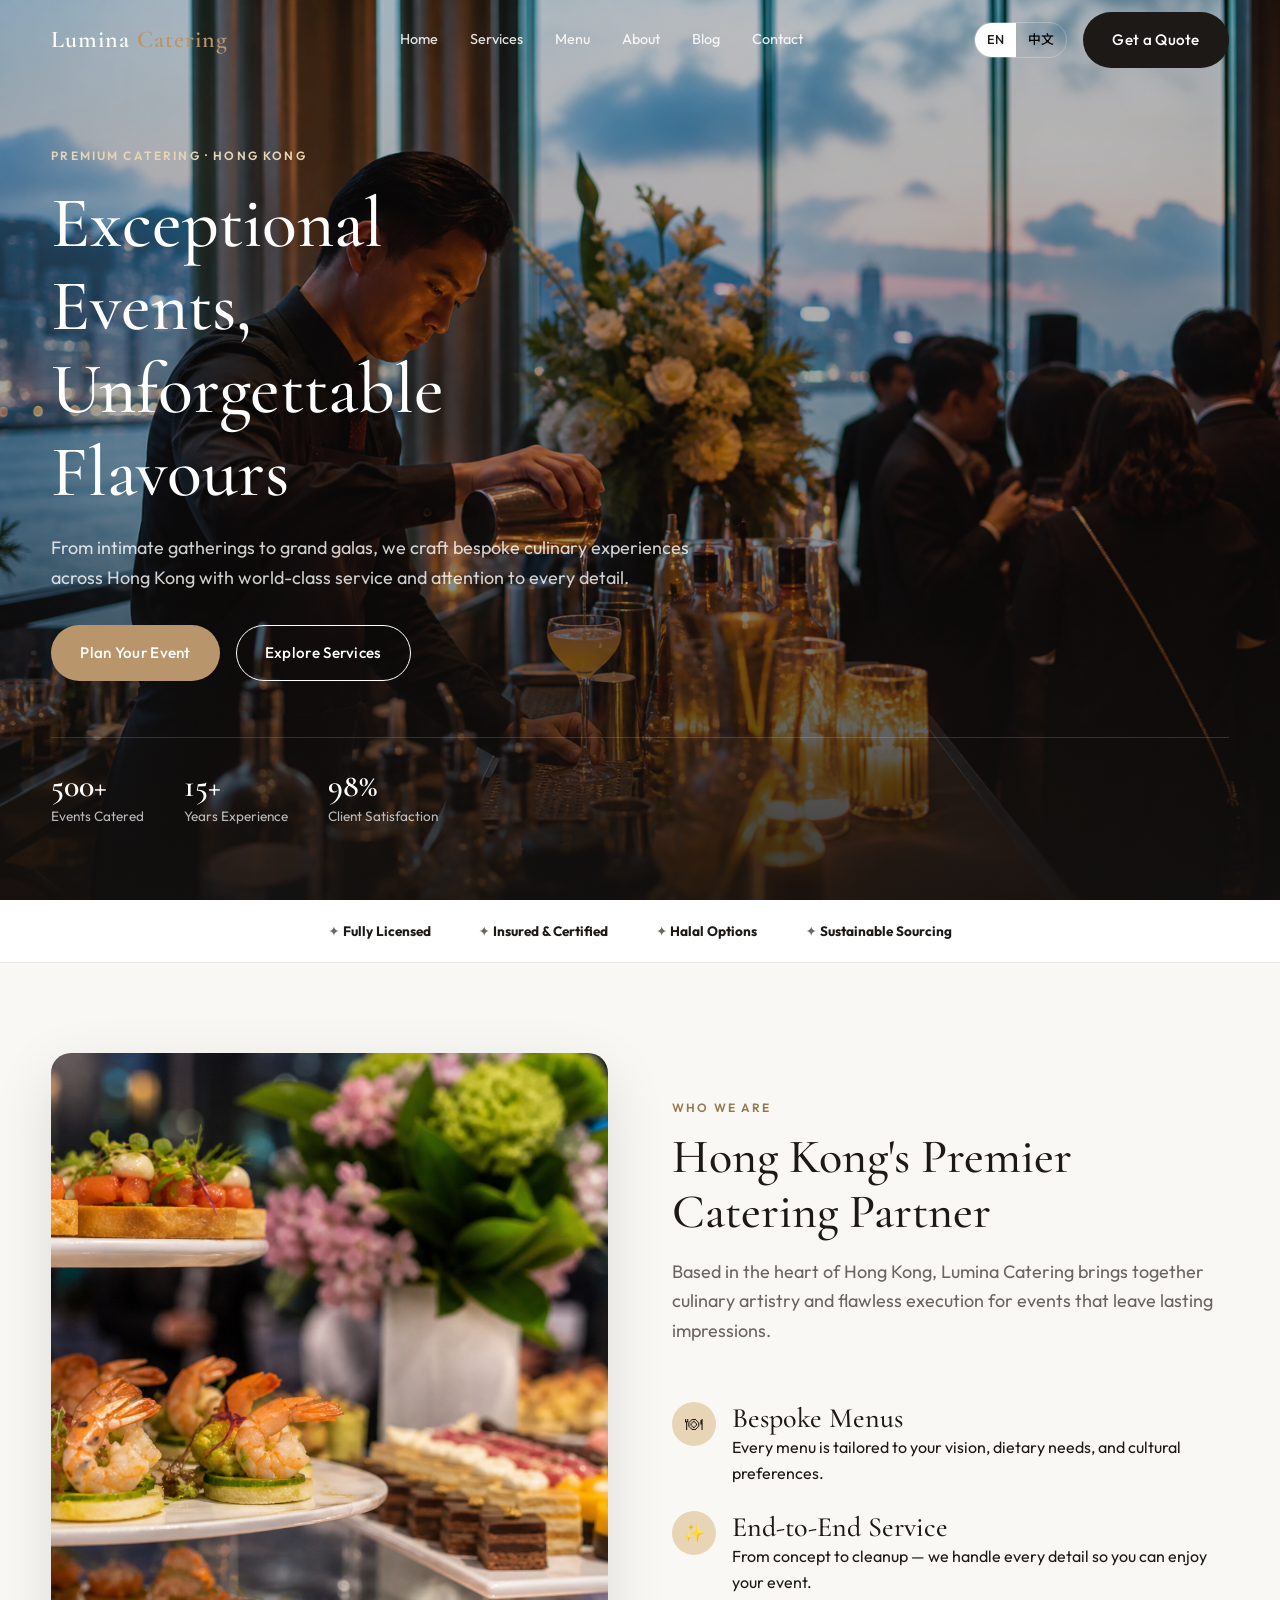
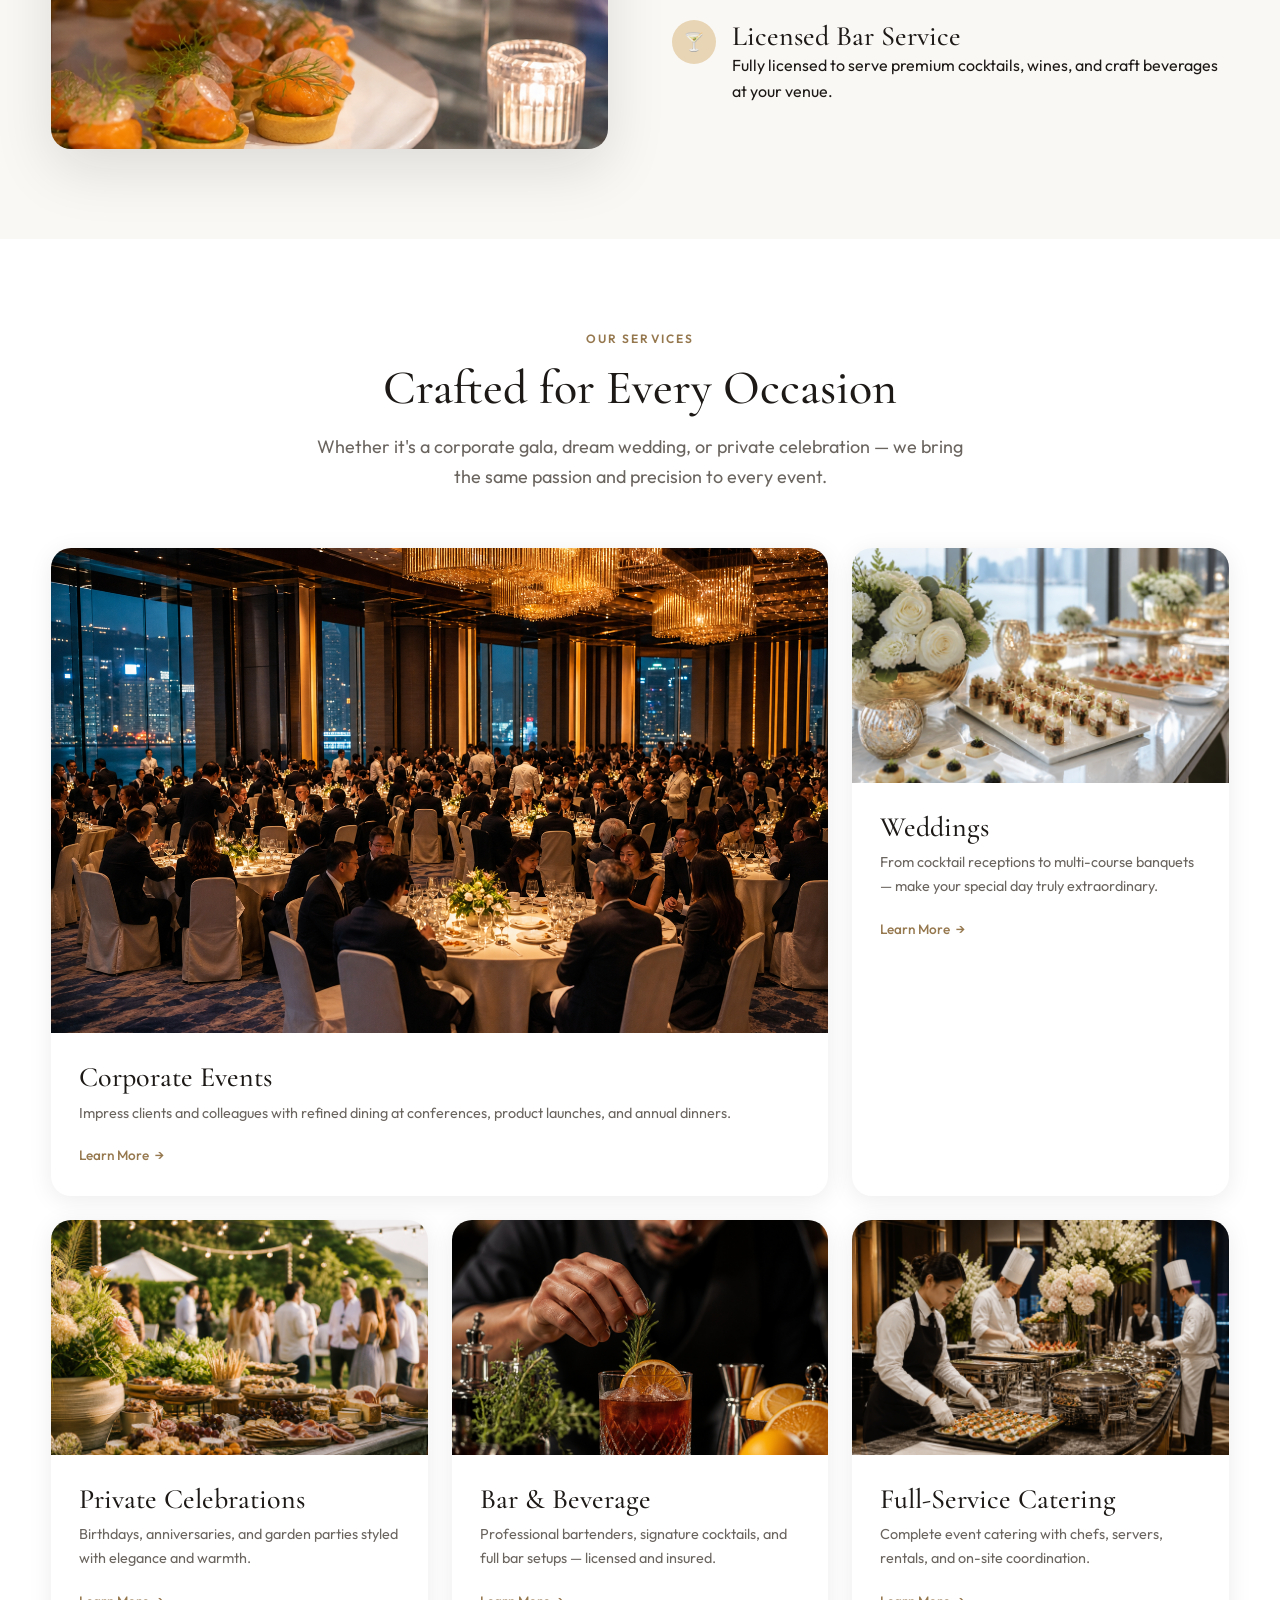
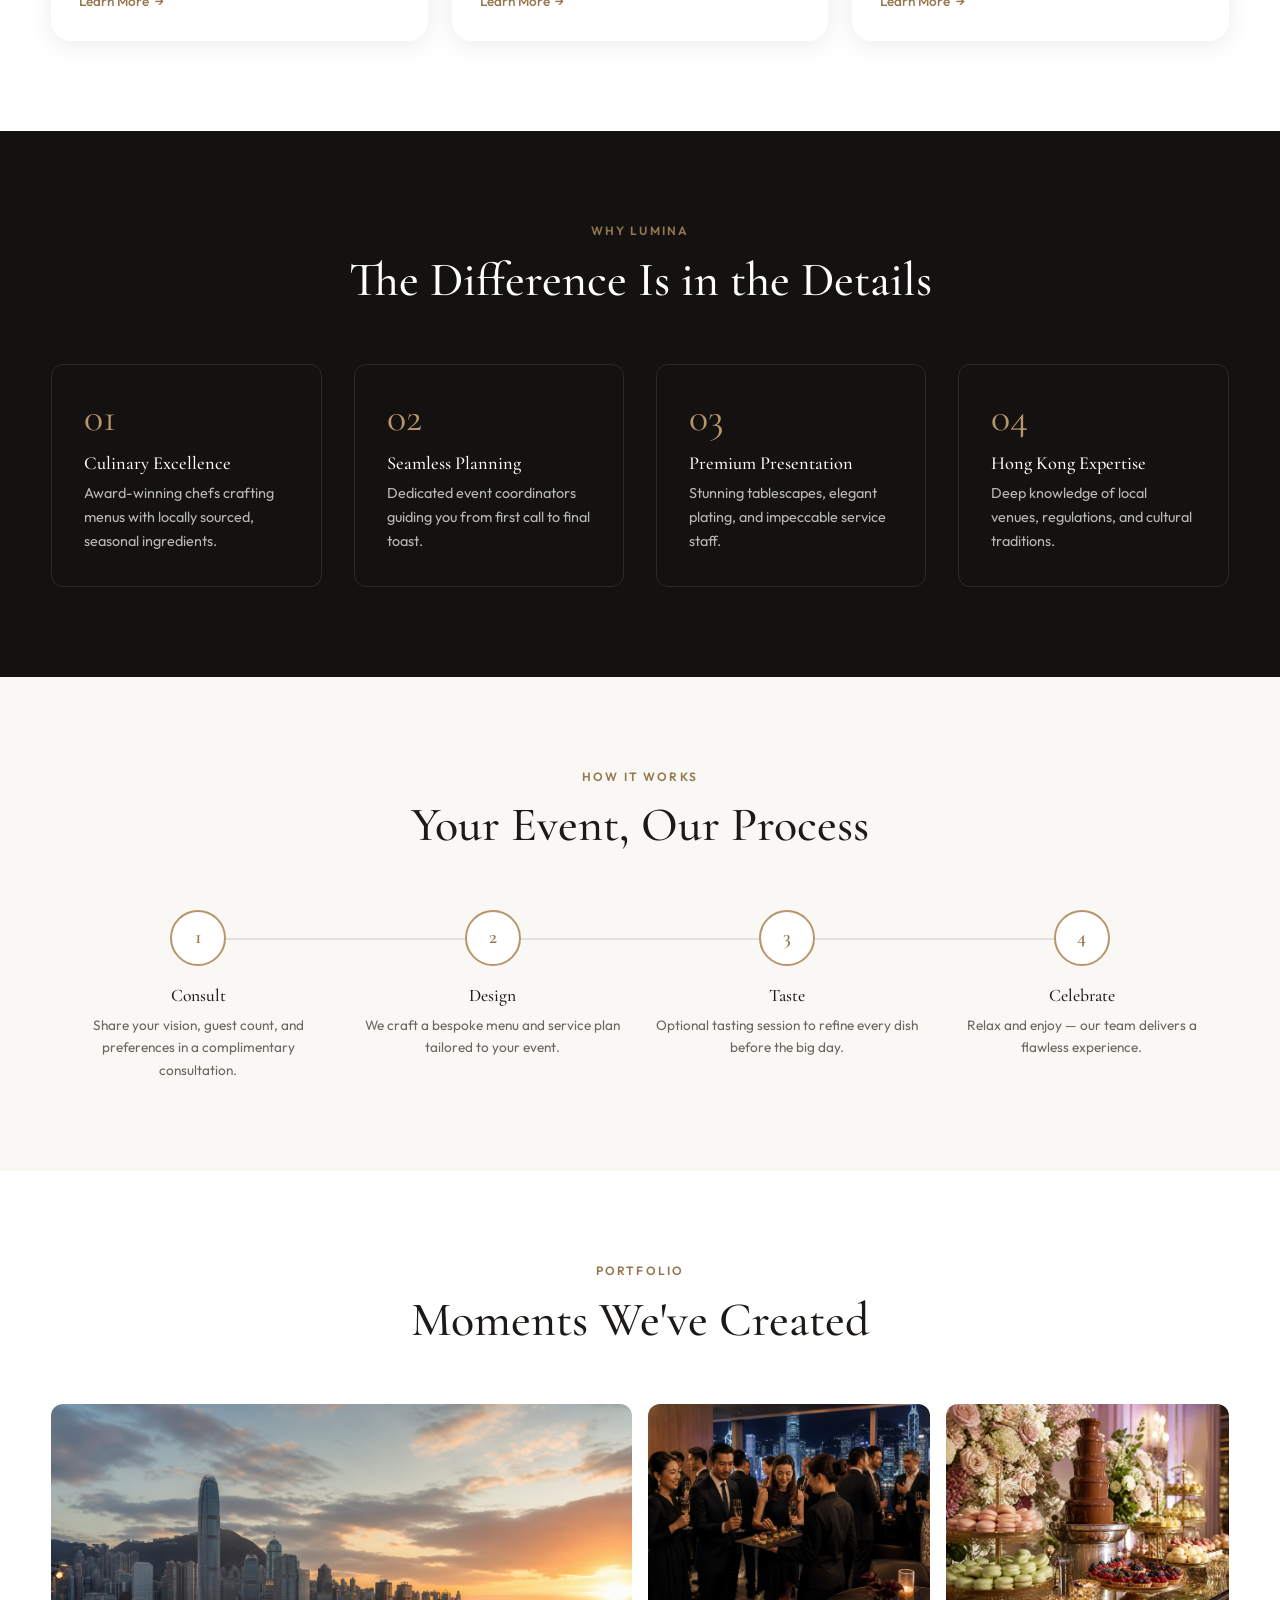
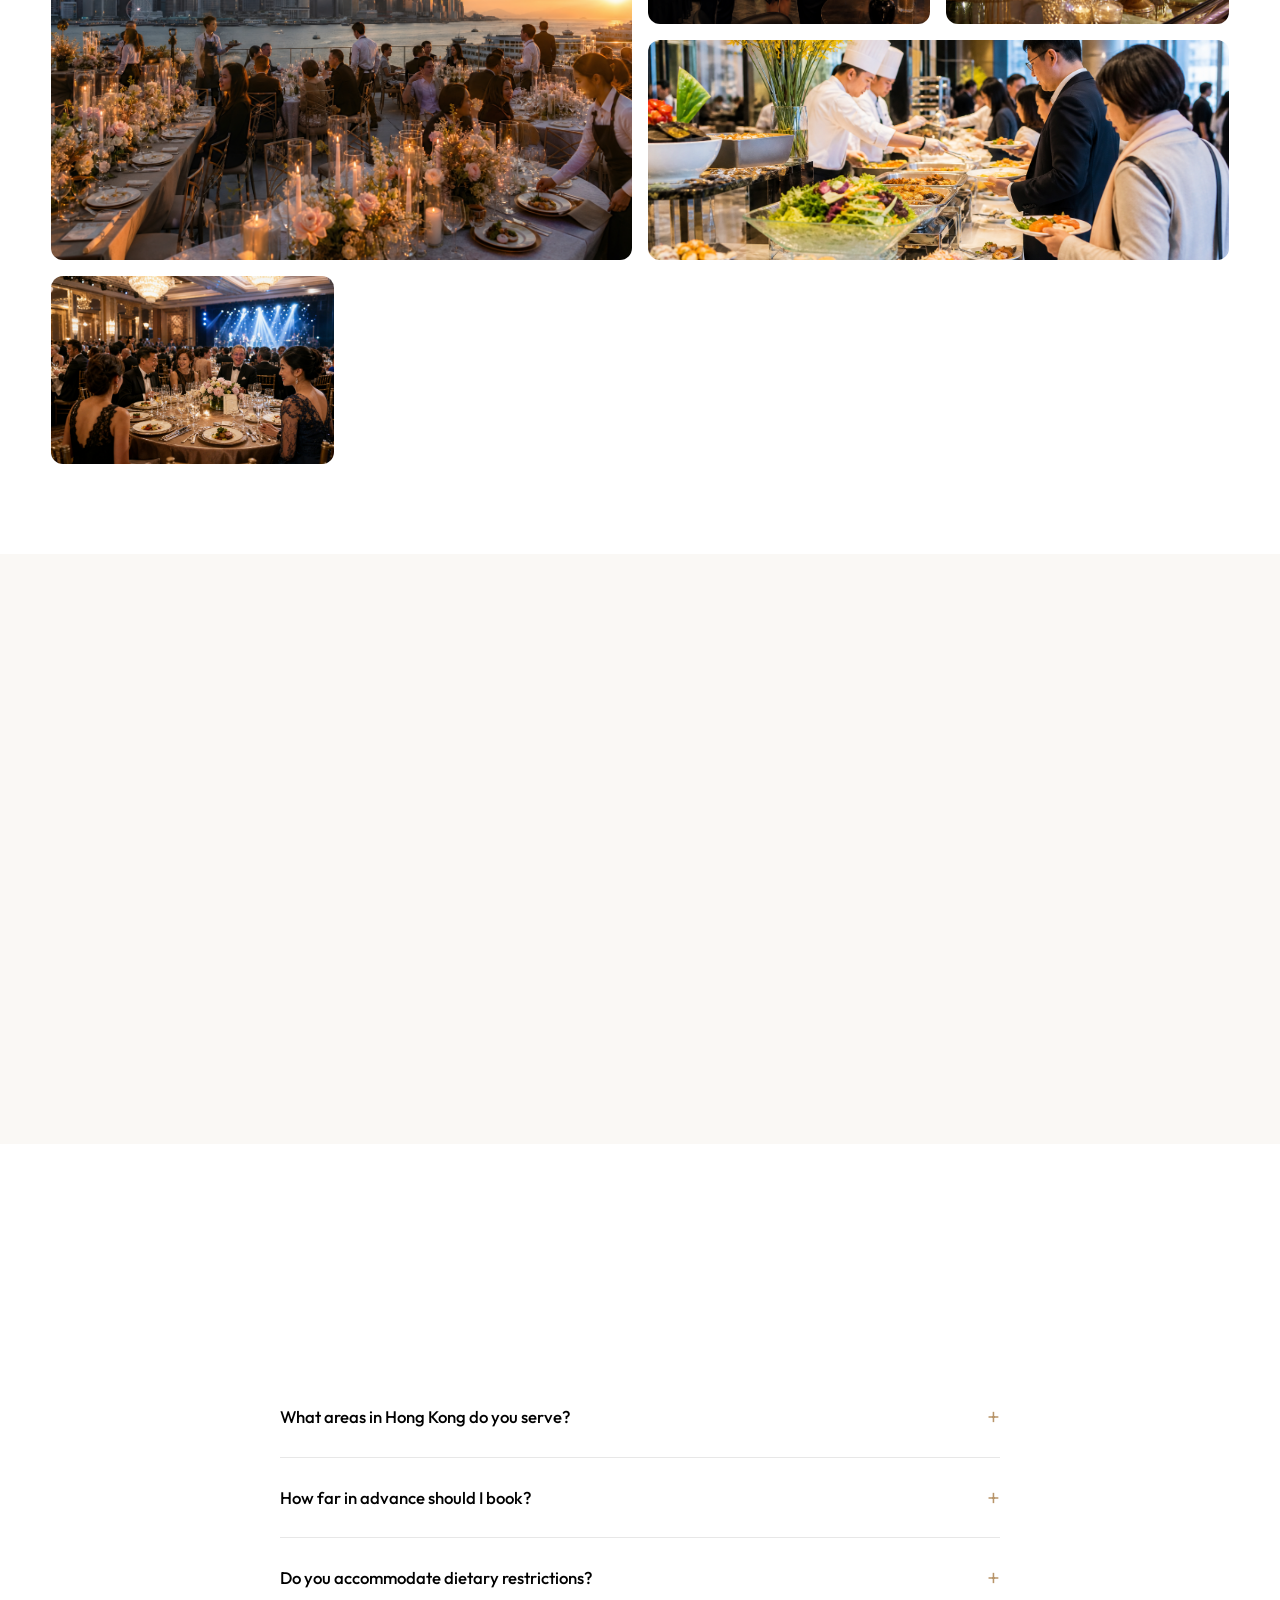
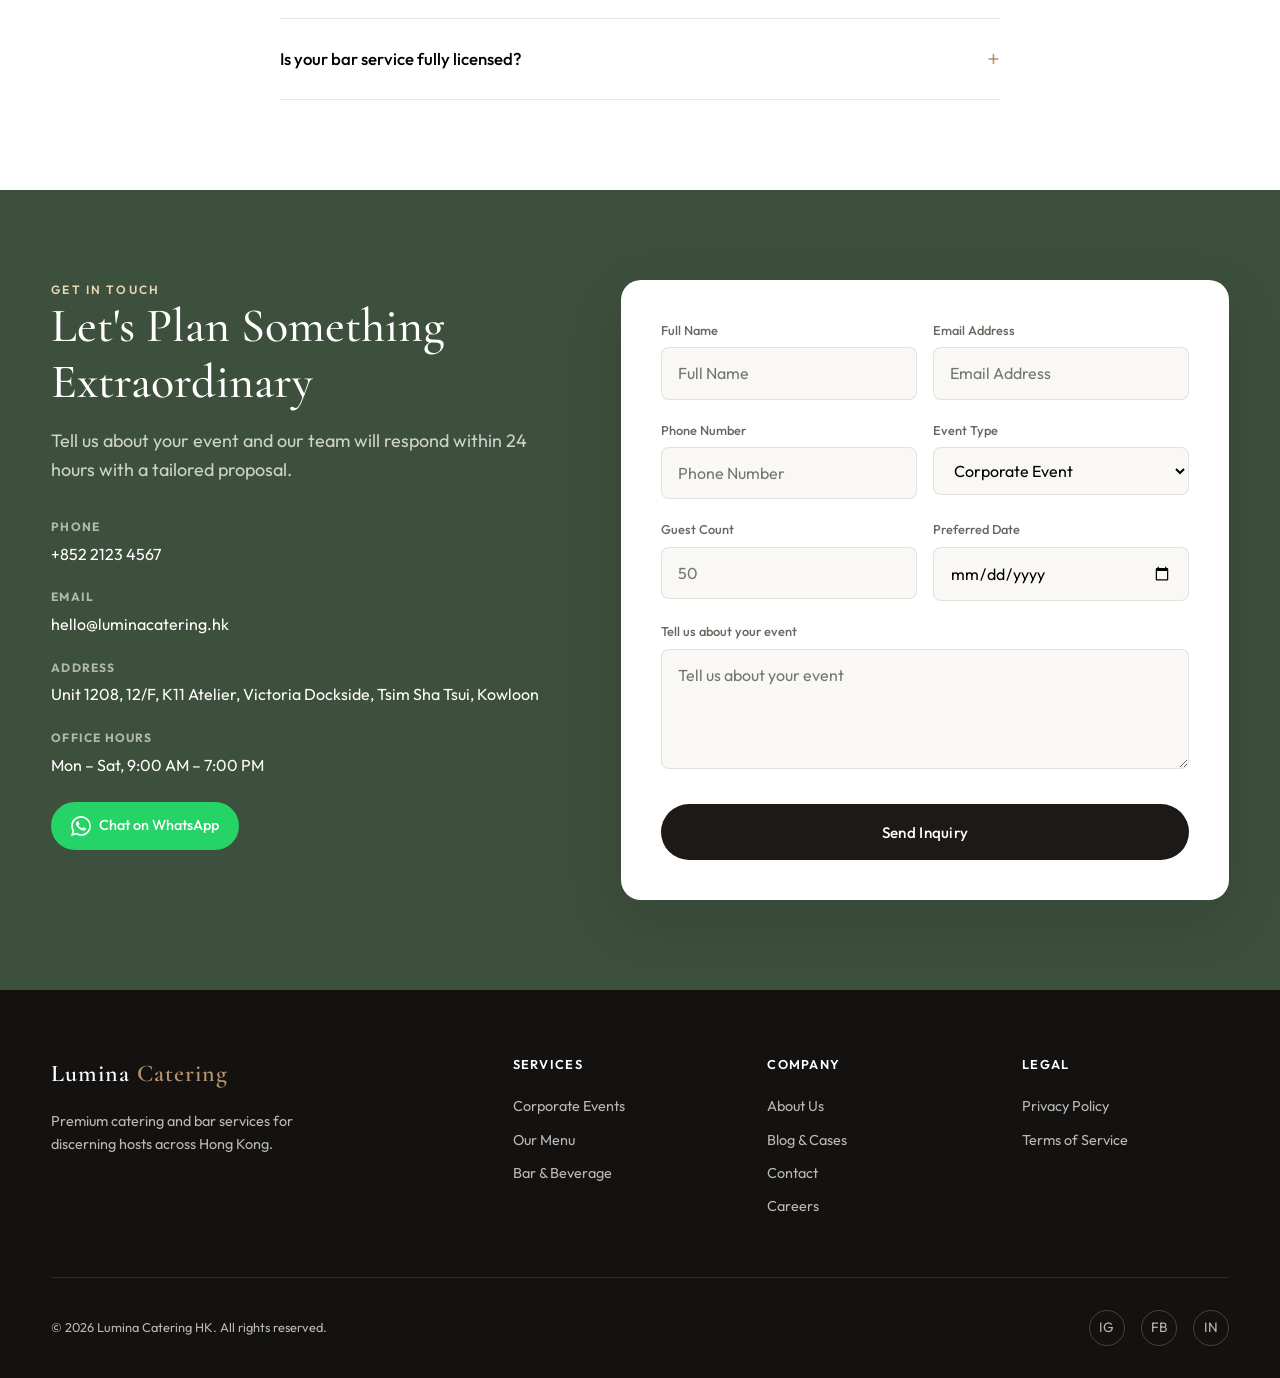
<file: index.html>
<!DOCTYPE html>
<html lang="en">
<head>
  <meta charset="UTF-8">
  <meta name="viewport" content="width=device-width, initial-scale=1.0">
  <meta name="description" content="Lumina Catering HK — Premium catering and bar services for weddings, corporate events, and private celebrations across Hong Kong.">
  <title>Lumina Catering HK | Premium Catering Services Hong Kong</title>
  <link rel="preconnect" href="https://fonts.googleapis.com">
  <link rel="preconnect" href="https://fonts.gstatic.com" crossorigin>
  <link href="https://fonts.googleapis.com/css2?family=Cormorant+Garamond:ital,wght@0,400;0,500;0,600;1,400&family=Noto+Sans+TC:wght@400;500;600&family=Noto+Serif+TC:wght@500;600&family=Outfit:wght@300;400;500;600&display=swap" rel="stylesheet">
  <link rel="stylesheet" href="css/style.css">
</head>
<body>

  <!-- Header -->
  <header class="site-header on-dark">
    <div class="header-inner">
      <a href="index.html" class="logo">Lumina <span>Catering</span></a>
      <nav class="nav-desktop">
        <a href="#home" data-i18n="nav.home">Home</a>
        <a href="#services" data-i18n="nav.services">Services</a>
        <a href="menu.html" data-i18n="nav.menu">Menu</a>
        <a href="about.html" data-i18n="nav.about">About</a>
        <a href="blog.html" data-i18n="nav.blog">Blog</a>
        <a href="#contact" data-i18n="nav.contact">Contact</a>
      </nav>
      <div class="header-actions">
        <div class="lang-toggle">
          <button data-lang="en" class="active">EN</button>
          <button data-lang="zh">中文</button>
        </div>
        <a href="#contact" class="btn btn-primary" data-i18n="nav.cta">Get a Quote</a>
        <button class="menu-toggle" aria-label="Menu">
          <span></span><span></span><span></span>
        </button>
      </div>
    </div>
  </header>

  <!-- Mobile Nav -->
  <nav class="mobile-nav">
    <a href="#home" data-i18n="nav.home">Home</a>
    <a href="#services" data-i18n="nav.services">Services</a>
    <a href="menu.html" data-i18n="nav.menu">Menu</a>
    <a href="about.html" data-i18n="nav.about">About</a>
    <a href="blog.html" data-i18n="nav.blog">Blog</a>
    <a href="#contact" data-i18n="nav.contact">Contact</a>
  </nav>

  <!-- Hero -->
  <section id="home" class="hero">
    <div class="hero-bg">
      <img src="assets/images/hero-bar.jpg" alt="Premium bar and catering service in Hong Kong">
    </div>
    <div class="hero-content">
      <p class="eyebrow" data-i18n="hero.eyebrow">Premium Catering · Hong Kong</p>
      <h1 data-i18n="hero.title">Exceptional Events, Unforgettable Flavours</h1>
      <p class="lead" data-i18n="hero.lead">From intimate gatherings to grand galas, we craft bespoke culinary experiences across Hong Kong with world-class service and attention to every detail.</p>
      <div class="hero-cta">
        <a href="#contact" class="btn btn-accent" data-i18n="hero.cta1">Plan Your Event</a>
        <a href="#services" class="btn btn-outline" data-i18n="hero.cta2">Explore Services</a>
      </div>
      <div class="hero-stats">
        <div class="stat">
          <strong data-i18n="hero.stat1.num">500+</strong>
          <span data-i18n="hero.stat1.label">Events Catered</span>
        </div>
        <div class="stat">
          <strong data-i18n="hero.stat2.num">15+</strong>
          <span data-i18n="hero.stat2.label">Years Experience</span>
        </div>
        <div class="stat">
          <strong data-i18n="hero.stat3.num">98%</strong>
          <span data-i18n="hero.stat3.label">Client Satisfaction</span>
        </div>
      </div>
    </div>
  </section>

  <!-- Trust Bar -->
  <div class="trust-bar">
    <div class="container trust-bar-inner">
      <span>✦ <strong data-i18n="trust.licensed">Fully Licensed</strong></span>
      <span>✦ <strong data-i18n="trust.insured">Insured & Certified</strong></span>
      <span>✦ <strong data-i18n="trust.halal">Halal Options</strong></span>
      <span>✦ <strong data-i18n="trust.sustainable">Sustainable Sourcing</strong></span>
    </div>
  </div>

  <!-- About -->
  <section id="about" class="section">
    <div class="container">
      <div class="about-grid reveal">
        <div class="about-image">
          <img src="assets/images/gourmet-canapes.jpg" alt="Gourmet catering at Hong Kong event">
        </div>
        <div>
          <div class="section-header">
            <p class="eyebrow" data-i18n="about.eyebrow">Who We Are</p>
            <h2 data-i18n="about.title">Hong Kong's Premier Catering Partner</h2>
            <p class="lead" data-i18n="about.lead">Based in the heart of Hong Kong, Lumina Catering brings together culinary artistry and flawless execution for events that leave lasting impressions.</p>
          </div>
          <div class="about-features">
            <div class="about-feature">
              <div class="feature-icon">🍽</div>
              <div>
                <h3 data-i18n="about.f1.title">Bespoke Menus</h3>
                <p data-i18n="about.f1.desc">Every menu is tailored to your vision, dietary needs, and cultural preferences.</p>
              </div>
            </div>
            <div class="about-feature">
              <div class="feature-icon">✨</div>
              <div>
                <h3 data-i18n="about.f2.title">End-to-End Service</h3>
                <p data-i18n="about.f2.desc">From concept to cleanup — we handle every detail so you can enjoy your event.</p>
              </div>
            </div>
            <div class="about-feature">
              <div class="feature-icon">🍸</div>
              <div>
                <h3 data-i18n="about.f3.title">Licensed Bar Service</h3>
                <p data-i18n="about.f3.desc">Fully licensed to serve premium cocktails, wines, and craft beverages at your venue.</p>
              </div>
            </div>
          </div>
        </div>
      </div>
    </div>
  </section>

  <!-- Services -->
  <section id="services" class="section" style="background: var(--color-surface);">
    <div class="container">
      <div class="section-header center reveal">
        <p class="eyebrow" data-i18n="services.eyebrow">Our Services</p>
        <h2 data-i18n="services.title">Crafted for Every Occasion</h2>
        <p class="lead" data-i18n="services.lead">Whether it's a corporate gala, dream wedding, or private celebration — we bring the same passion and precision to every event.</p>
      </div>
      <div class="services-grid">
        <article class="service-card featured reveal">
          <div class="service-card-image">
            <img src="assets/images/corporate-gala.jpg" alt="Corporate event catering">
          </div>
          <div class="service-card-body">
            <h3 data-i18n="services.corporate.title">Corporate Events</h3>
            <p data-i18n="services.corporate.desc">Impress clients and colleagues with refined dining at conferences, product launches, and annual dinners.</p>
            <a href="#contact" class="service-link" data-i18n="services.link">Learn More</a>
          </div>
        </article>
        <article class="service-card reveal">
          <div class="service-card-image">
            <img src="assets/images/wedding-catering.jpg" alt="Wedding catering">
          </div>
          <div class="service-card-body">
            <h3 data-i18n="services.wedding.title">Weddings</h3>
            <p data-i18n="services.wedding.desc">From cocktail receptions to multi-course banquets — make your special day truly extraordinary.</p>
            <a href="#contact" class="service-link" data-i18n="services.link">Learn More</a>
          </div>
        </article>
        <article class="service-card reveal">
          <div class="service-card-image">
            <img src="assets/images/garden-party.jpg" alt="Private celebration catering">
          </div>
          <div class="service-card-body">
            <h3 data-i18n="services.private.title">Private Celebrations</h3>
            <p data-i18n="services.private.desc">Birthdays, anniversaries, and garden parties styled with elegance and warmth.</p>
            <a href="#contact" class="service-link" data-i18n="services.link">Learn More</a>
          </div>
        </article>
        <article class="service-card reveal">
          <div class="service-card-image">
            <img src="assets/images/bar-service.jpg" alt="Bar and beverage service">
          </div>
          <div class="service-card-body">
            <h3 data-i18n="services.bar.title">Bar & Beverage</h3>
            <p data-i18n="services.bar.desc">Professional bartenders, signature cocktails, and full bar setups — licensed and insured.</p>
            <a href="services/bar-service.html" class="service-link" data-i18n="services.link">Learn More</a>
          </div>
        </article>
        <article class="service-card reveal">
          <div class="service-card-image">
            <img src="assets/images/full-service.jpg" alt="Full service catering">
          </div>
          <div class="service-card-body">
            <h3 data-i18n="services.full.title">Full-Service Catering</h3>
            <p data-i18n="services.full.desc">Complete event catering with chefs, servers, rentals, and on-site coordination.</p>
            <a href="#contact" class="service-link" data-i18n="services.link">Learn More</a>
          </div>
        </article>
      </div>
    </div>
  </section>

  <!-- Why Us -->
  <section class="section why-section">
    <div class="container">
      <div class="section-header center reveal">
        <p class="eyebrow" data-i18n="why.eyebrow">Why Lumina</p>
        <h2 data-i18n="why.title">The Difference Is in the Details</h2>
      </div>
      <div class="why-grid">
        <div class="why-card reveal">
          <div class="why-number">01</div>
          <h3 data-i18n="why.1.title">Culinary Excellence</h3>
          <p data-i18n="why.1.desc">Award-winning chefs crafting menus with locally sourced, seasonal ingredients.</p>
        </div>
        <div class="why-card reveal">
          <div class="why-number">02</div>
          <h3 data-i18n="why.2.title">Seamless Planning</h3>
          <p data-i18n="why.2.desc">Dedicated event coordinators guiding you from first call to final toast.</p>
        </div>
        <div class="why-card reveal">
          <div class="why-number">03</div>
          <h3 data-i18n="why.3.title">Premium Presentation</h3>
          <p data-i18n="why.3.desc">Stunning tablescapes, elegant plating, and impeccable service staff.</p>
        </div>
        <div class="why-card reveal">
          <div class="why-number">04</div>
          <h3 data-i18n="why.4.title">Hong Kong Expertise</h3>
          <p data-i18n="why.4.desc">Deep knowledge of local venues, regulations, and cultural traditions.</p>
        </div>
      </div>
    </div>
  </section>

  <!-- Process -->
  <section class="section">
    <div class="container">
      <div class="section-header center reveal">
        <p class="eyebrow" data-i18n="process.eyebrow">How It Works</p>
        <h2 data-i18n="process.title">Your Event, Our Process</h2>
      </div>
      <div class="process-steps">
        <div class="process-step reveal">
          <div class="step-num">1</div>
          <h3 data-i18n="process.1.title">Consult</h3>
          <p data-i18n="process.1.desc">Share your vision, guest count, and preferences in a complimentary consultation.</p>
        </div>
        <div class="process-step reveal">
          <div class="step-num">2</div>
          <h3 data-i18n="process.2.title">Design</h3>
          <p data-i18n="process.2.desc">We craft a bespoke menu and service plan tailored to your event.</p>
        </div>
        <div class="process-step reveal">
          <div class="step-num">3</div>
          <h3 data-i18n="process.3.title">Taste</h3>
          <p data-i18n="process.3.desc">Optional tasting session to refine every dish before the big day.</p>
        </div>
        <div class="process-step reveal">
          <div class="step-num">4</div>
          <h3 data-i18n="process.4.title">Celebrate</h3>
          <p data-i18n="process.4.desc">Relax and enjoy — our team delivers a flawless experience.</p>
        </div>
      </div>
    </div>
  </section>

  <!-- Gallery -->
  <section id="gallery" class="section" style="background: var(--color-surface);">
    <div class="container">
      <div class="section-header center reveal">
        <p class="eyebrow" data-i18n="gallery.eyebrow">Portfolio</p>
        <h2 data-i18n="gallery.title">Moments We've Created</h2>
      </div>
      <div class="gallery-grid reveal">
        <div class="gallery-item"><img src="assets/images/rooftop-wedding.jpg" alt="Rooftop wedding catering"></div>
        <div class="gallery-item"><img src="assets/images/cocktail-reception.jpg" alt="Cocktail reception"></div>
        <div class="gallery-item"><img src="assets/images/dessert-table.jpg" alt="Dessert table"></div>
        <div class="gallery-item"><img src="assets/images/buffet-station.jpg" alt="Buffet station"></div>
        <div class="gallery-item"><img src="assets/images/charity-gala.jpg" alt="Charity gala dinner"></div>
      </div>
    </div>
  </section>

  <!-- Testimonials -->
  <section class="section">
    <div class="container">
      <div class="section-header center reveal">
        <p class="eyebrow" data-i18n="testimonials.eyebrow">Testimonials</p>
        <h2 data-i18n="testimonials.title">What Our Clients Say</h2>
      </div>
      <div class="testimonials-grid">
        <div class="testimonial-card reveal">
          <div class="testimonial-stars">★★★★★</div>
          <blockquote data-i18n="testimonials.1.quote">"Lumina transformed our annual gala into an unforgettable evening. The food was exceptional and the service impeccable."</blockquote>
          <div class="testimonial-author">
            <strong data-i18n="testimonials.1.name">Sarah Chen</strong>
            <span data-i18n="testimonials.1.role">Marketing Director, Central District</span>
          </div>
        </div>
        <div class="testimonial-card reveal">
          <div class="testimonial-stars">★★★★★</div>
          <blockquote data-i18n="testimonials.2.quote">"Our wedding reception was absolutely perfect. Every guest commented on the beautiful presentation and delicious food."</blockquote>
          <div class="testimonial-author">
            <strong data-i18n="testimonials.2.name">Michael & Emily Wong</strong>
            <span data-i18n="testimonials.2.role">Wedding Clients, Repulse Bay</span>
          </div>
        </div>
        <div class="testimonial-card reveal">
          <div class="testimonial-stars">★★★★★</div>
          <blockquote data-i18n="testimonials.3.quote">"Professional, creative, and incredibly responsive. They handled our 300-person corporate lunch flawlessly."</blockquote>
          <div class="testimonial-author">
            <strong data-i18n="testimonials.3.name">James Lau</strong>
            <span data-i18n="testimonials.3.role">Events Manager, Kwun Tong</span>
          </div>
        </div>
      </div>
    </div>
  </section>

  <!-- FAQ -->
  <section class="section" style="background: var(--color-surface);">
    <div class="container">
      <div class="section-header center reveal">
        <p class="eyebrow" data-i18n="faq.eyebrow">FAQ</p>
        <h2 data-i18n="faq.title">Common Questions</h2>
      </div>
      <div class="faq-list reveal">
        <div class="faq-item">
          <button class="faq-question" data-i18n="faq.1.q">What areas in Hong Kong do you serve?</button>
          <div class="faq-answer"><p data-i18n="faq.1.a">We cater events across all districts of Hong Kong Island, Kowloon, and the New Territories, including outlying islands.</p></div>
        </div>
        <div class="faq-item">
          <button class="faq-question" data-i18n="faq.2.q">How far in advance should I book?</button>
          <div class="faq-answer"><p data-i18n="faq.2.a">We recommend booking 4–8 weeks in advance for standard events and 3–6 months for weddings and large corporate functions.</p></div>
        </div>
        <div class="faq-item">
          <button class="faq-question" data-i18n="faq.3.q">Do you accommodate dietary restrictions?</button>
          <div class="faq-answer"><p data-i18n="faq.3.a">Absolutely. We offer vegetarian, vegan, gluten-free, halal, and allergy-conscious menus.</p></div>
        </div>
        <div class="faq-item">
          <button class="faq-question" data-i18n="faq.4.q">Is your bar service fully licensed?</button>
          <div class="faq-answer"><p data-i18n="faq.4.a">Yes. We hold a valid liquor licence and full public liability insurance.</p></div>
        </div>
      </div>
    </div>
  </section>

  <!-- Contact -->
  <section id="contact" class="section contact-section">
    <div class="container">
      <div class="contact-grid">
        <div class="contact-info reveal">
          <p class="eyebrow" style="color: var(--color-accent-light);" data-i18n="contact.eyebrow">Get in Touch</p>
          <h2 data-i18n="contact.title">Let's Plan Something Extraordinary</h2>
          <p class="lead" data-i18n="contact.lead">Tell us about your event and our team will respond within 24 hours with a tailored proposal.</p>
          <div class="contact-details">
            <div class="contact-detail">
              <strong data-i18n="contact.phone">Phone</strong>
              <a href="tel:+85221234567">+852 2123 4567</a>
            </div>
            <div class="contact-detail">
              <strong data-i18n="contact.email">Email</strong>
              <a href="mailto:hello@luminacatering.hk">hello@luminacatering.hk</a>
            </div>
            <div class="contact-detail">
              <strong data-i18n="contact.address">Address</strong>
              <span data-i18n="contact.address.val">Unit 1208, 12/F, K11 Atelier, Victoria Dockside, Tsim Sha Tsui, Kowloon</span>
            </div>
            <div class="contact-detail">
              <strong data-i18n="contact.hours">Office Hours</strong>
              <span data-i18n="contact.hours.val">Mon – Sat, 9:00 AM – 7:00 PM</span>
            </div>
          </div>
          <a href="https://wa.me/85291234567" class="whatsapp-btn" target="_blank" rel="noopener">
            <svg width="20" height="20" viewBox="0 0 24 24" fill="currentColor"><path d="M17.472 14.382c-.297-.149-1.758-.867-2.03-.967-.273-.099-.471-.148-.67.15-.197.297-.767.966-.94 1.164-.173.199-.347.223-.644.075-.297-.15-1.255-.463-2.39-1.475-.883-.788-1.48-1.761-1.653-2.059-.173-.297-.018-.458.13-.606.134-.133.298-.347.446-.52.149-.174.198-.298.298-.497.099-.198.05-.371-.025-.52-.075-.149-.669-1.612-.916-2.207-.242-.579-.487-.5-.669-.51-.173-.008-.371-.01-.57-.01-.198 0-.52.074-.792.372-.272.297-1.04 1.016-1.04 2.479 0 1.462 1.065 2.875 1.213 3.074.149.198 2.096 3.2 5.077 4.487.709.306 1.262.489 1.694.625.712.227 1.36.195 1.871.118.571-.085 1.758-.719 2.006-1.413.248-.694.248-1.289.173-1.413-.074-.124-.272-.198-.57-.347m-5.421 7.403h-.004a9.87 9.87 0 01-5.031-1.378l-.361-.214-3.741.982.998-3.648-.235-.374a9.86 9.86 0 01-1.51-5.26c.001-5.45 4.436-9.884 9.888-9.884 2.64 0 5.122 1.03 6.988 2.898a9.825 9.825 0 012.893 6.994c-.003 5.45-4.435 9.884-9.885 9.884m8.413-18.297A11.815 11.815 0 0012.05 0C5.495 0 .16 5.335.157 11.892c0 2.096.547 4.142 1.588 5.945L.057 24l6.305-1.654a11.882 11.882 0 005.683 1.448h.005c6.554 0 11.89-5.335 11.893-11.893a11.821 11.821 0 00-3.48-8.413z"/></svg>
            <span data-i18n="contact.whatsapp">Chat on WhatsApp</span>
          </a>
        </div>
        <form class="inquiry-form reveal">
          <div class="form-row">
            <div class="form-group">
              <label data-i18n="form.name">Full Name</label>
              <input type="text" required data-i18n-placeholder="form.name">
            </div>
            <div class="form-group">
              <label data-i18n="form.email">Email Address</label>
              <input type="email" required data-i18n-placeholder="form.email">
            </div>
          </div>
          <div class="form-row">
            <div class="form-group">
              <label data-i18n="form.phone">Phone Number</label>
              <input type="tel" data-i18n-placeholder="form.phone">
            </div>
            <div class="form-group">
              <label data-i18n="form.event">Event Type</label>
              <select>
                <option data-i18n="form.event.corporate">Corporate Event</option>
                <option data-i18n="form.event.wedding">Wedding</option>
                <option data-i18n="form.event.private">Private Celebration</option>
                <option data-i18n="form.event.bar">Bar Service Only</option>
                <option data-i18n="form.event.other">Other</option>
              </select>
            </div>
          </div>
          <div class="form-row">
            <div class="form-group">
              <label data-i18n="form.guests">Guest Count</label>
              <input type="number" min="1" placeholder="50">
            </div>
            <div class="form-group">
              <label data-i18n="form.date">Preferred Date</label>
              <input type="date">
            </div>
          </div>
          <div class="form-group">
            <label data-i18n="form.message">Tell us about your event</label>
            <textarea data-i18n-placeholder="form.message"></textarea>
          </div>
          <button type="submit" class="btn btn-primary form-submit" data-i18n="form.submit">Send Inquiry</button>
        </form>
      </div>
    </div>
  </section>

  <!-- Footer -->
  <footer class="site-footer">
    <div class="container">
      <div class="footer-grid">
        <div class="footer-brand">
          <a href="index.html" class="logo">Lumina <span>Catering</span></a>
          <p data-i18n="footer.desc">Premium catering and bar services for discerning hosts across Hong Kong.</p>
        </div>
        <div class="footer-col">
          <h4 data-i18n="footer.services">Services</h4>
          <a href="#services" data-i18n="services.corporate.title">Corporate Events</a>
          <a href="menu.html" data-i18n="footer.menu">Our Menu</a>
          <a href="services/bar-service.html" data-i18n="services.bar.title">Bar & Beverage</a>
        </div>
        <div class="footer-col">
          <h4 data-i18n="footer.company">Company</h4>
          <a href="about.html" data-i18n="footer.about">About Us</a>
          <a href="blog.html" data-i18n="footer.blog">Blog & Cases</a>
          <a href="#contact" data-i18n="nav.contact">Contact</a>
          <a href="#" data-i18n="footer.careers">Careers</a>
        </div>
        <div class="footer-col">
          <h4 data-i18n="footer.legal">Legal</h4>
          <a href="#" data-i18n="footer.privacy">Privacy Policy</a>
          <a href="#" data-i18n="footer.terms">Terms of Service</a>
        </div>
      </div>
      <div class="footer-bottom">
        <span data-i18n="footer.copyright">© 2026 Lumina Catering HK. All rights reserved.</span>
        <div class="social-links">
          <a href="#" aria-label="Instagram">IG</a>
          <a href="#" aria-label="Facebook">FB</a>
          <a href="#" aria-label="LinkedIn">IN</a>
        </div>
      </div>
    </div>
  </footer>

  <script src="js/main.js"></script>
</body>
</html>
</file>
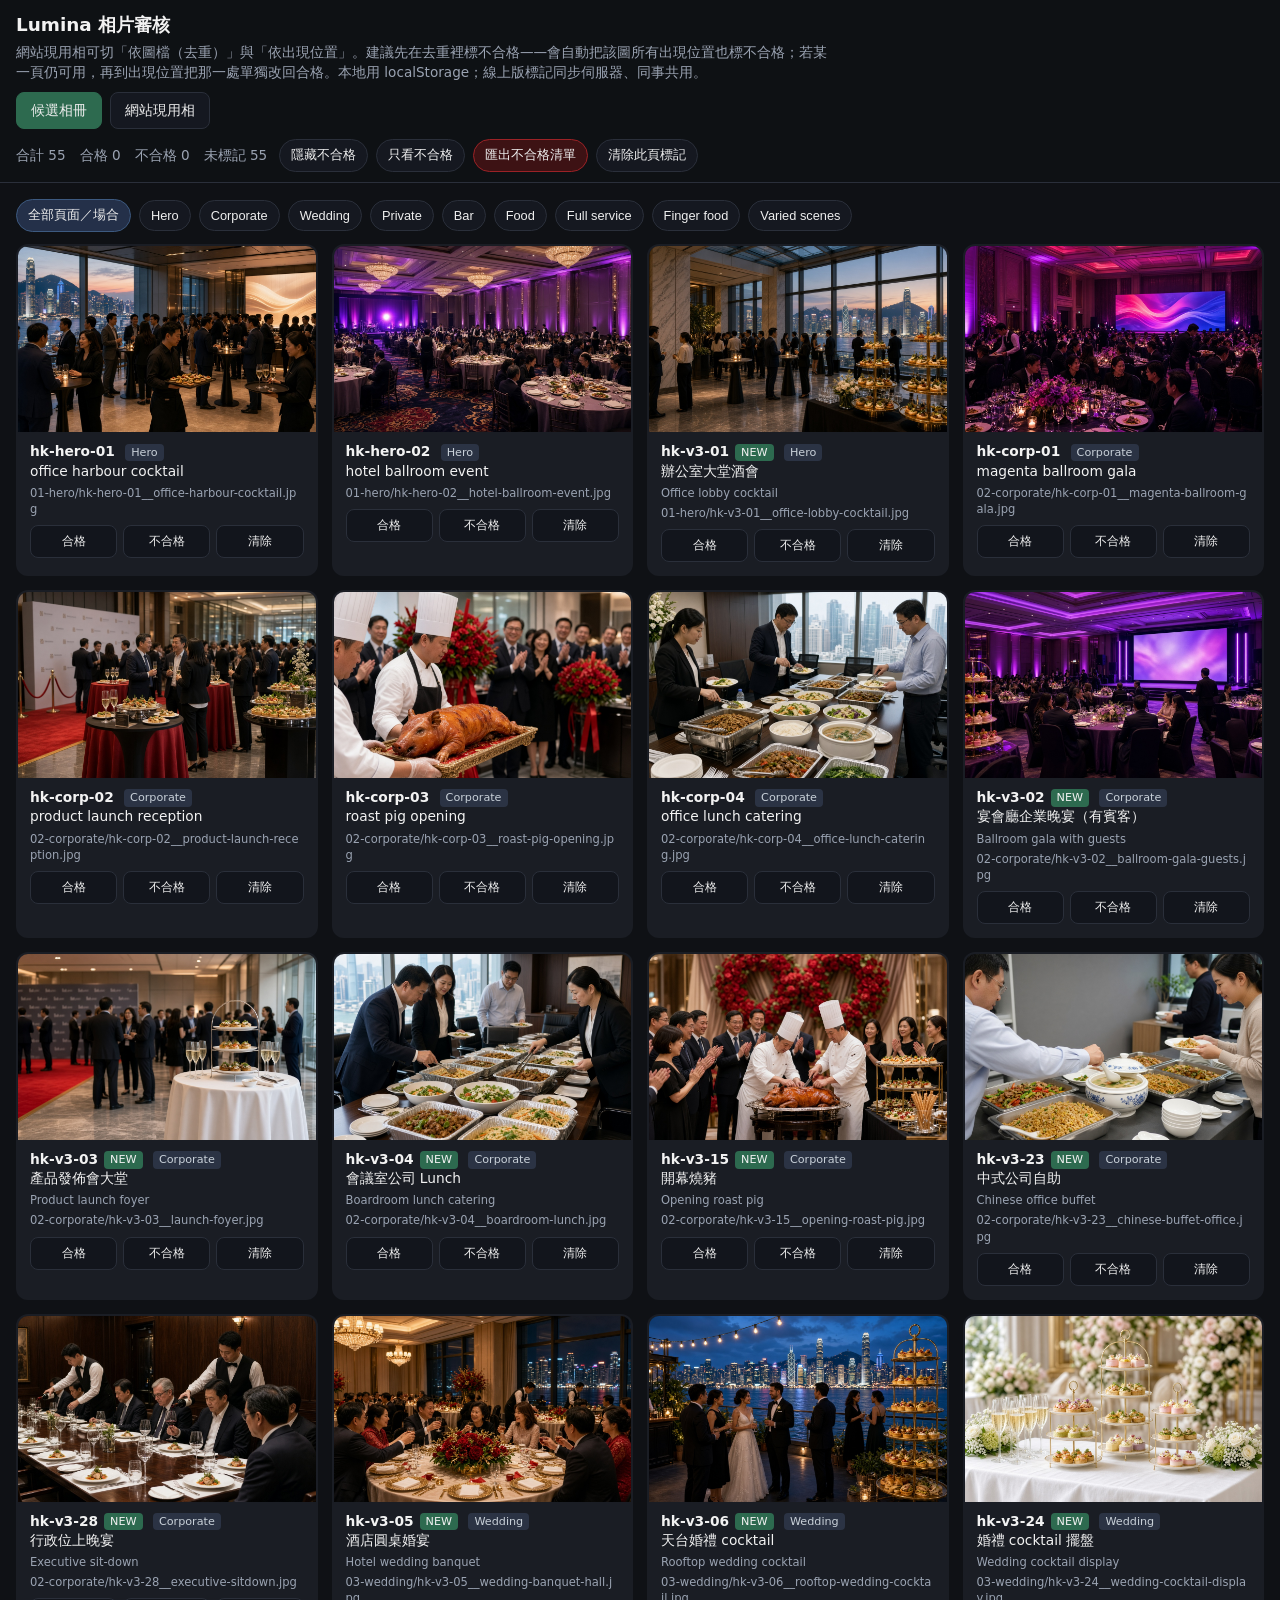
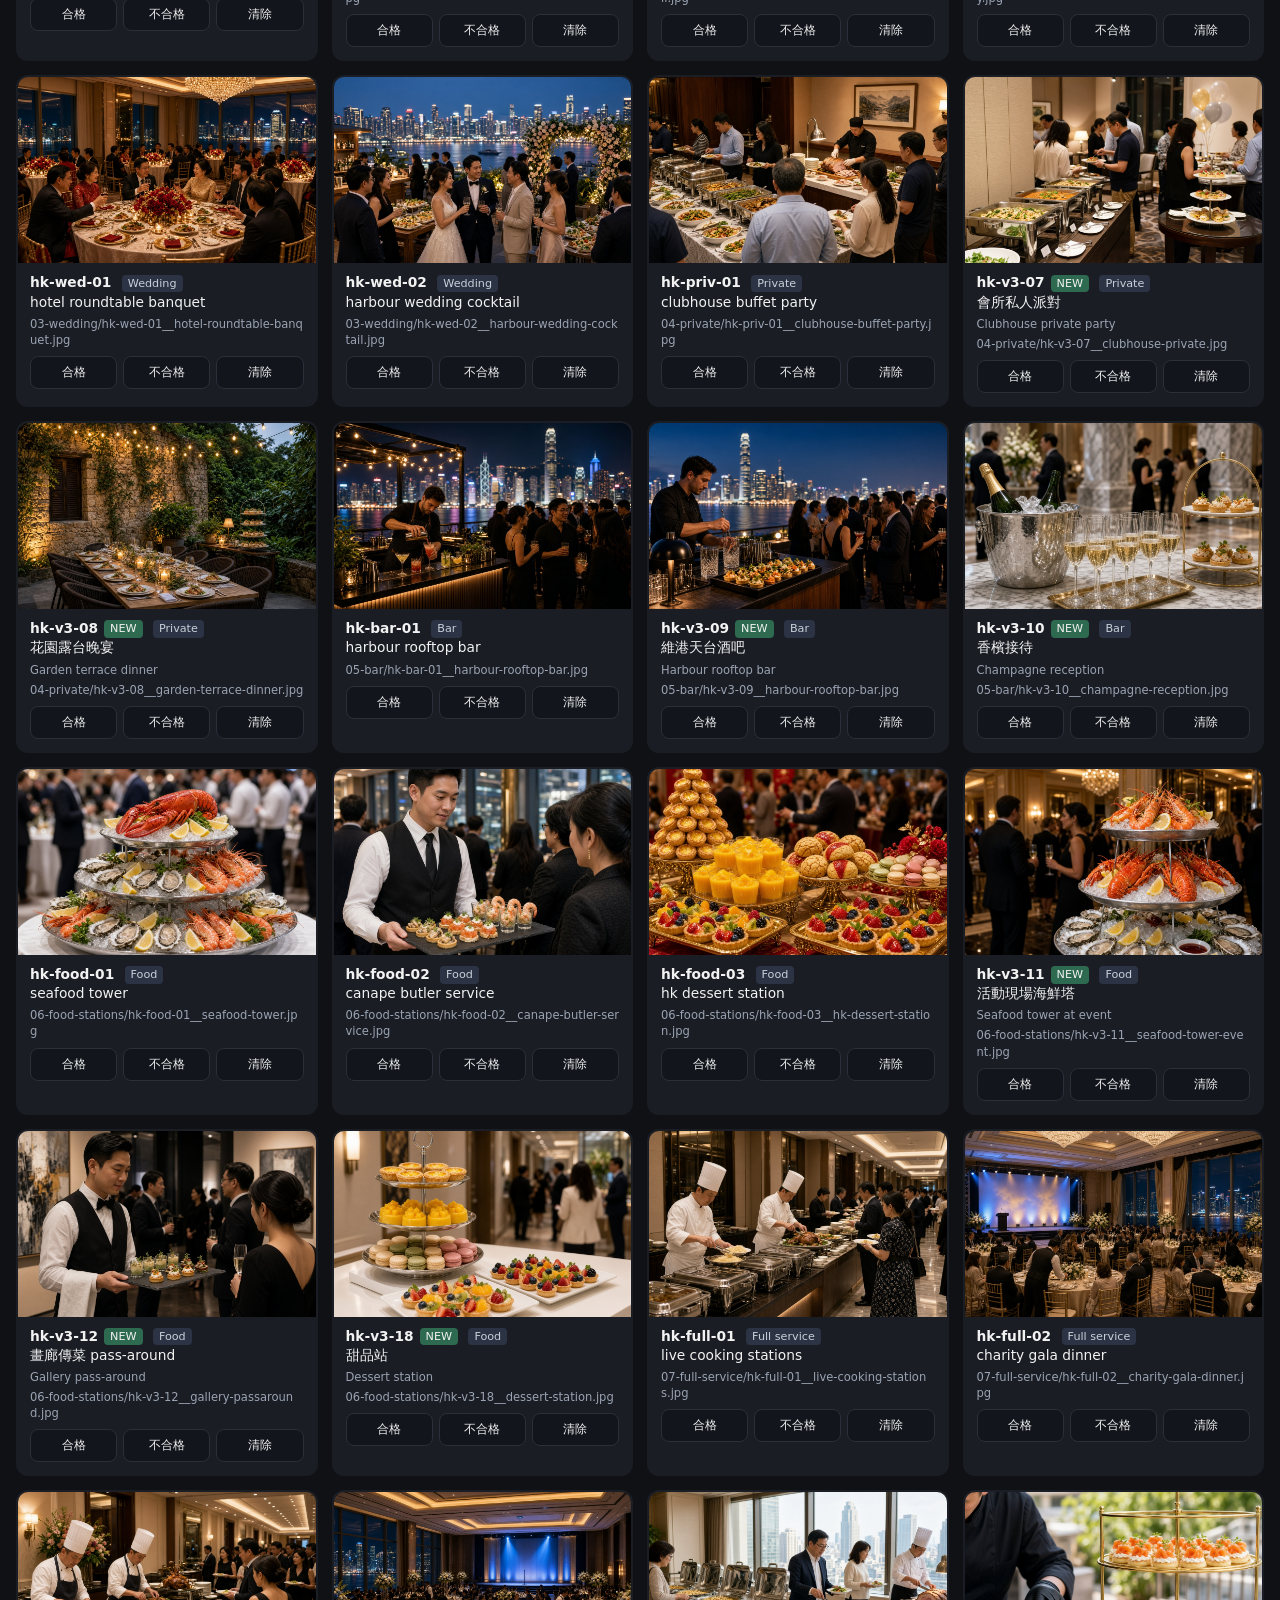
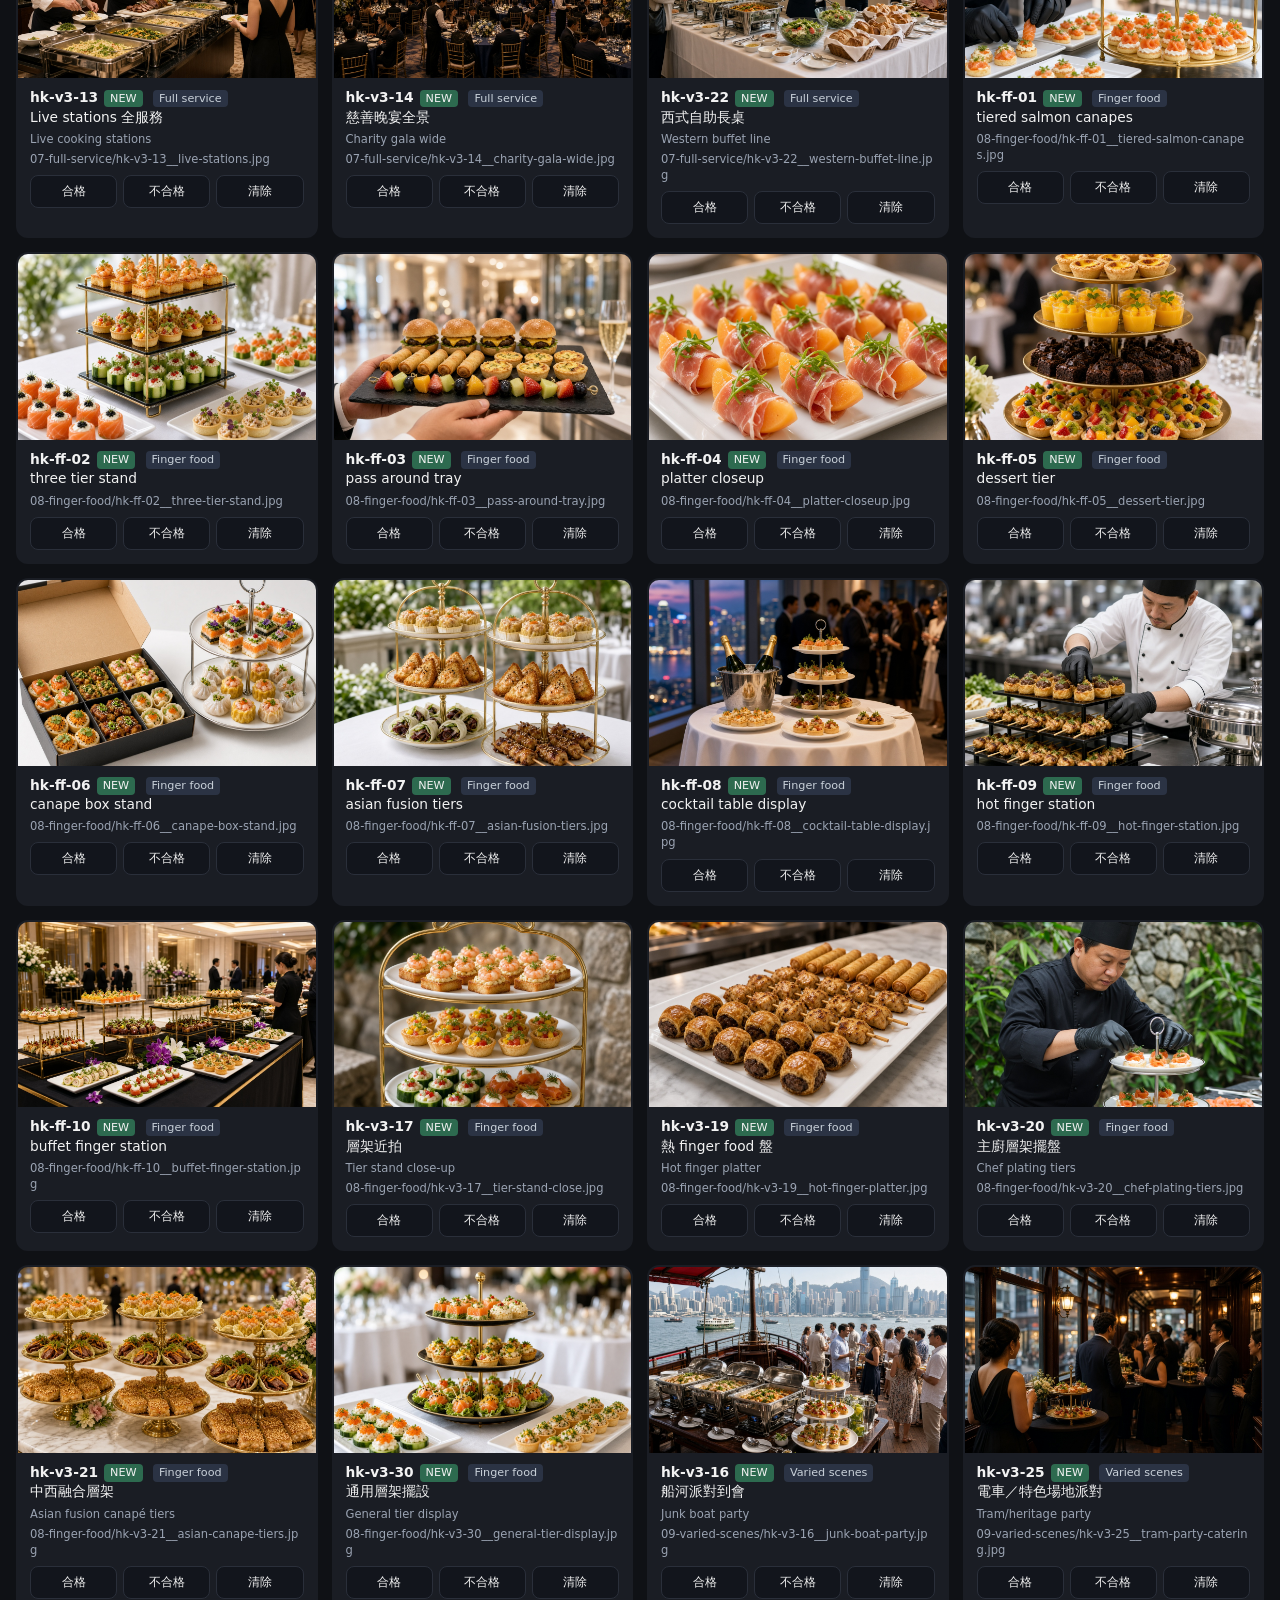
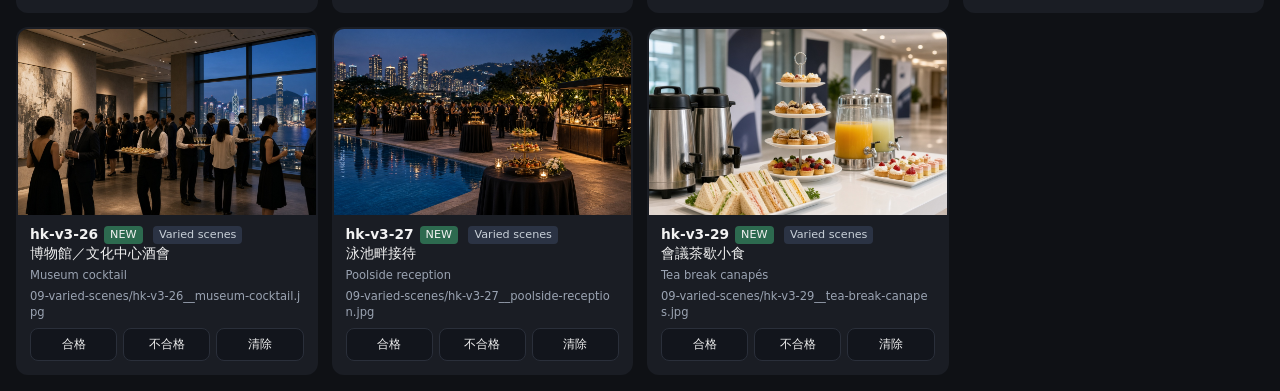
<file: catering-site/photo-library/index.html>
<!DOCTYPE html>
<html lang="zh-Hant">
<head>
<meta charset="utf-8">
<meta name="viewport" content="width=device-width,initial-scale=1">
<title>Lumina 相片審核</title>
<style>
:root{--bg:#0f1115;--card:#1a1d24;--line:#2a2f3a;--ok:#2d6a4f;--bad:#9b2226;--muted:#9aa3b2;--acc:#95d5b2}
*{box-sizing:border-box}
body{margin:0;font-family:ui-sans-serif,system-ui,-apple-system,sans-serif;background:var(--bg);color:#f2f2f2}
header{position:sticky;top:0;z-index:20;background:rgba(15,17,21,.94);backdrop-filter:blur(8px);border-bottom:1px solid var(--line);padding:12px 16px 10px}
h1{margin:0 0 6px;font-size:1.15rem}
.help{margin:0 0 10px;color:var(--muted);font-size:.85rem;line-height:1.45;max-width:95ch}
.tabs{display:flex;gap:8px;flex-wrap:wrap;margin-bottom:10px}
.tab,.subtab{appearance:none;border:1px solid var(--line);background:#151820;color:#eee;padding:8px 14px;border-radius:8px;cursor:pointer;font-size:.9rem}
.tab.active,.subtab.active{background:var(--ok);border-color:var(--ok)}
.subtabs{display:none;gap:8px;flex-wrap:wrap;margin-bottom:10px}
.subtabs.show{display:flex}
.toolbar{display:flex;flex-wrap:wrap;gap:8px;align-items:center}
.toolbar .counts{font-size:.85rem;color:var(--muted);margin-right:4px}
.toolbar button,.chip{appearance:none;border:1px solid var(--line);background:#151820;color:#eee;padding:7px 11px;border-radius:999px;cursor:pointer;font-size:.8rem}
.chip.active{background:#243049;border-color:#3d5a80}
.toolbar button.primary{background:#1b4332;border-color:#2d6a4f}
.toolbar button.warn{background:#3d1214;border-color:#9b2226}
main{padding:16px}
.grid{display:grid;grid-template-columns:repeat(auto-fill,minmax(280px,1fr));gap:14px}
.card{margin:0;background:var(--card);border-radius:12px;overflow:hidden;border:2px solid transparent;position:relative}
.card.mark-ok{border-color:var(--ok)}
.card.mark-bad{border-color:var(--bad);opacity:.72}
.card img{width:100%;aspect-ratio:16/10;object-fit:cover;display:block;background:#222}
.card figcaption{padding:10px 12px 12px;font-size:.86rem;line-height:1.4}
.card .id{font-weight:700;word-break:break-all}
.badge{display:inline-block;padding:1px 6px;border-radius:4px;font-size:.7rem;margin-left:6px;vertical-align:middle}
.badge.new{background:#2d6a4f}
.badge.ok{background:var(--ok)}
.badge.bad{background:var(--bad)}
.badge.folder{background:#2b3344;color:#c9d1d9}
.badge.asset{background:#3d2c29;color:#f4c7b8}
.path{display:block;font-size:.72rem;color:var(--muted);margin-top:4px;word-break:break-all}
.uses{display:block;font-size:.72rem;color:#b8c0cc;margin-top:4px}
.actions{display:flex;gap:6px;margin-top:8px}
.actions button{flex:1;appearance:none;border:1px solid var(--line);background:#12151c;color:#eee;padding:7px 8px;border-radius:8px;cursor:pointer;font-size:.78rem}
.actions button.ok:hover,.actions button.ok.on{background:var(--ok);border-color:var(--ok)}
.actions button.bad:hover,.actions button.bad.on{background:var(--bad);border-color:var(--bad)}
.empty{padding:40px 16px;color:var(--muted);text-align:center}
.toast{position:fixed;bottom:18px;right:18px;background:#1b4332;border:1px solid #2d6a4f;padding:10px 14px;border-radius:10px;font-size:.85rem;opacity:0;pointer-events:none;transition:.2s}
.toast.show{opacity:1}
</style>
</head>
<body>
<header>
  <h1>Lumina 相片審核</h1>
  <p class="help">網站現用相可切「依圖檔（去重）」與「依出現位置」。建議先在去重裡標不合格——會自動把該圖所有出現位置也標不合格；若某一頁仍可用，再到出現位置把那一處單獨改回合格。本地用 localStorage；線上版標記同步伺服器、同事共用。</p>
  <div class="tabs">
    <button class="tab active" data-tab="candidates">候選相冊</button>
    <button class="tab" data-tab="site">網站現用相</button>
  </div>
  <div class="subtabs" id="siteSubtabs">
    <button class="subtab" data-site-mode="placements">依出現位置（全部）</button>
    <button class="subtab active" data-site-mode="files">依圖檔（去重）</button>
  </div>
  <div class="toolbar" id="toolbar"></div>
</header>
<main>
  <div id="chips" class="toolbar" style="margin-bottom:12px"></div>
  <div class="grid" id="grid"></div>
  <div class="empty" id="empty" hidden>沒有符合條件的圖片</div>
</main>
<div class="toast" id="toast"></div>
<script>
const DATA = {"candidates": [{"id": "hk-hero-01", "path": "01-hero/hk-hero-01__office-harbour-cocktail.jpg", "src": "01-hero/hk-hero-01__office-harbour-cocktail.jpg", "zh": "office harbour cocktail", "en": "office harbour cocktail", "folder": "01-hero", "folderLabel": "Hero", "new": false}, {"id": "hk-hero-02", "path": "01-hero/hk-hero-02__hotel-ballroom-event.jpg", "src": "01-hero/hk-hero-02__hotel-ballroom-event.jpg", "zh": "hotel ballroom event", "en": "hotel ballroom event", "folder": "01-hero", "folderLabel": "Hero", "new": false}, {"id": "hk-v3-01", "path": "01-hero/hk-v3-01__office-lobby-cocktail.jpg", "src": "01-hero/hk-v3-01__office-lobby-cocktail.jpg", "zh": "辦公室大堂酒會", "en": "Office lobby cocktail", "folder": "01-hero", "folderLabel": "Hero", "new": true}, {"id": "hk-corp-01", "path": "02-corporate/hk-corp-01__magenta-ballroom-gala.jpg", "src": "02-corporate/hk-corp-01__magenta-ballroom-gala.jpg", "zh": "magenta ballroom gala", "en": "magenta ballroom gala", "folder": "02-corporate", "folderLabel": "Corporate", "new": false}, {"id": "hk-corp-02", "path": "02-corporate/hk-corp-02__product-launch-reception.jpg", "src": "02-corporate/hk-corp-02__product-launch-reception.jpg", "zh": "product launch reception", "en": "product launch reception", "folder": "02-corporate", "folderLabel": "Corporate", "new": false}, {"id": "hk-corp-03", "path": "02-corporate/hk-corp-03__roast-pig-opening.jpg", "src": "02-corporate/hk-corp-03__roast-pig-opening.jpg", "zh": "roast pig opening", "en": "roast pig opening", "folder": "02-corporate", "folderLabel": "Corporate", "new": false}, {"id": "hk-corp-04", "path": "02-corporate/hk-corp-04__office-lunch-catering.jpg", "src": "02-corporate/hk-corp-04__office-lunch-catering.jpg", "zh": "office lunch catering", "en": "office lunch catering", "folder": "02-corporate", "folderLabel": "Corporate", "new": false}, {"id": "hk-v3-02", "path": "02-corporate/hk-v3-02__ballroom-gala-guests.jpg", "src": "02-corporate/hk-v3-02__ballroom-gala-guests.jpg", "zh": "宴會廳企業晚宴（有賓客）", "en": "Ballroom gala with guests", "folder": "02-corporate", "folderLabel": "Corporate", "new": true}, {"id": "hk-v3-03", "path": "02-corporate/hk-v3-03__launch-foyer.jpg", "src": "02-corporate/hk-v3-03__launch-foyer.jpg", "zh": "產品發佈會大堂", "en": "Product launch foyer", "folder": "02-corporate", "folderLabel": "Corporate", "new": true}, {"id": "hk-v3-04", "path": "02-corporate/hk-v3-04__boardroom-lunch.jpg", "src": "02-corporate/hk-v3-04__boardroom-lunch.jpg", "zh": "會議室公司 Lunch", "en": "Boardroom lunch catering", "folder": "02-corporate", "folderLabel": "Corporate", "new": true}, {"id": "hk-v3-15", "path": "02-corporate/hk-v3-15__opening-roast-pig.jpg", "src": "02-corporate/hk-v3-15__opening-roast-pig.jpg", "zh": "開幕燒豬", "en": "Opening roast pig", "folder": "02-corporate", "folderLabel": "Corporate", "new": true}, {"id": "hk-v3-23", "path": "02-corporate/hk-v3-23__chinese-buffet-office.jpg", "src": "02-corporate/hk-v3-23__chinese-buffet-office.jpg", "zh": "中式公司自助", "en": "Chinese office buffet", "folder": "02-corporate", "folderLabel": "Corporate", "new": true}, {"id": "hk-v3-28", "path": "02-corporate/hk-v3-28__executive-sitdown.jpg", "src": "02-corporate/hk-v3-28__executive-sitdown.jpg", "zh": "行政位上晚宴", "en": "Executive sit-down", "folder": "02-corporate", "folderLabel": "Corporate", "new": true}, {"id": "hk-v3-05", "path": "03-wedding/hk-v3-05__wedding-banquet-hall.jpg", "src": "03-wedding/hk-v3-05__wedding-banquet-hall.jpg", "zh": "酒店圓桌婚宴", "en": "Hotel wedding banquet", "folder": "03-wedding", "folderLabel": "Wedding", "new": true}, {"id": "hk-v3-06", "path": "03-wedding/hk-v3-06__rooftop-wedding-cocktail.jpg", "src": "03-wedding/hk-v3-06__rooftop-wedding-cocktail.jpg", "zh": "天台婚禮 cocktail", "en": "Rooftop wedding cocktail", "folder": "03-wedding", "folderLabel": "Wedding", "new": true}, {"id": "hk-v3-24", "path": "03-wedding/hk-v3-24__wedding-cocktail-display.jpg", "src": "03-wedding/hk-v3-24__wedding-cocktail-display.jpg", "zh": "婚禮 cocktail 擺盤", "en": "Wedding cocktail display", "folder": "03-wedding", "folderLabel": "Wedding", "new": true}, {"id": "hk-wed-01", "path": "03-wedding/hk-wed-01__hotel-roundtable-banquet.jpg", "src": "03-wedding/hk-wed-01__hotel-roundtable-banquet.jpg", "zh": "hotel roundtable banquet", "en": "hotel roundtable banquet", "folder": "03-wedding", "folderLabel": "Wedding", "new": false}, {"id": "hk-wed-02", "path": "03-wedding/hk-wed-02__harbour-wedding-cocktail.jpg", "src": "03-wedding/hk-wed-02__harbour-wedding-cocktail.jpg", "zh": "harbour wedding cocktail", "en": "harbour wedding cocktail", "folder": "03-wedding", "folderLabel": "Wedding", "new": false}, {"id": "hk-priv-01", "path": "04-private/hk-priv-01__clubhouse-buffet-party.jpg", "src": "04-private/hk-priv-01__clubhouse-buffet-party.jpg", "zh": "clubhouse buffet party", "en": "clubhouse buffet party", "folder": "04-private", "folderLabel": "Private", "new": false}, {"id": "hk-v3-07", "path": "04-private/hk-v3-07__clubhouse-private.jpg", "src": "04-private/hk-v3-07__clubhouse-private.jpg", "zh": "會所私人派對", "en": "Clubhouse private party", "folder": "04-private", "folderLabel": "Private", "new": true}, {"id": "hk-v3-08", "path": "04-private/hk-v3-08__garden-terrace-dinner.jpg", "src": "04-private/hk-v3-08__garden-terrace-dinner.jpg", "zh": "花園露台晚宴", "en": "Garden terrace dinner", "folder": "04-private", "folderLabel": "Private", "new": true}, {"id": "hk-bar-01", "path": "05-bar/hk-bar-01__harbour-rooftop-bar.jpg", "src": "05-bar/hk-bar-01__harbour-rooftop-bar.jpg", "zh": "harbour rooftop bar", "en": "harbour rooftop bar", "folder": "05-bar", "folderLabel": "Bar", "new": false}, {"id": "hk-v3-09", "path": "05-bar/hk-v3-09__harbour-rooftop-bar.jpg", "src": "05-bar/hk-v3-09__harbour-rooftop-bar.jpg", "zh": "維港天台酒吧", "en": "Harbour rooftop bar", "folder": "05-bar", "folderLabel": "Bar", "new": true}, {"id": "hk-v3-10", "path": "05-bar/hk-v3-10__champagne-reception.jpg", "src": "05-bar/hk-v3-10__champagne-reception.jpg", "zh": "香檳接待", "en": "Champagne reception", "folder": "05-bar", "folderLabel": "Bar", "new": true}, {"id": "hk-food-01", "path": "06-food-stations/hk-food-01__seafood-tower.jpg", "src": "06-food-stations/hk-food-01__seafood-tower.jpg", "zh": "seafood tower", "en": "seafood tower", "folder": "06-food-stations", "folderLabel": "Food", "new": false}, {"id": "hk-food-02", "path": "06-food-stations/hk-food-02__canape-butler-service.jpg", "src": "06-food-stations/hk-food-02__canape-butler-service.jpg", "zh": "canape butler service", "en": "canape butler service", "folder": "06-food-stations", "folderLabel": "Food", "new": false}, {"id": "hk-food-03", "path": "06-food-stations/hk-food-03__hk-dessert-station.jpg", "src": "06-food-stations/hk-food-03__hk-dessert-station.jpg", "zh": "hk dessert station", "en": "hk dessert station", "folder": "06-food-stations", "folderLabel": "Food", "new": false}, {"id": "hk-v3-11", "path": "06-food-stations/hk-v3-11__seafood-tower-event.jpg", "src": "06-food-stations/hk-v3-11__seafood-tower-event.jpg", "zh": "活動現場海鮮塔", "en": "Seafood tower at event", "folder": "06-food-stations", "folderLabel": "Food", "new": true}, {"id": "hk-v3-12", "path": "06-food-stations/hk-v3-12__gallery-passaround.jpg", "src": "06-food-stations/hk-v3-12__gallery-passaround.jpg", "zh": "畫廊傳菜 pass-around", "en": "Gallery pass-around", "folder": "06-food-stations", "folderLabel": "Food", "new": true}, {"id": "hk-v3-18", "path": "06-food-stations/hk-v3-18__dessert-station.jpg", "src": "06-food-stations/hk-v3-18__dessert-station.jpg", "zh": "甜品站", "en": "Dessert station", "folder": "06-food-stations", "folderLabel": "Food", "new": true}, {"id": "hk-full-01", "path": "07-full-service/hk-full-01__live-cooking-stations.jpg", "src": "07-full-service/hk-full-01__live-cooking-stations.jpg", "zh": "live cooking stations", "en": "live cooking stations", "folder": "07-full-service", "folderLabel": "Full service", "new": false}, {"id": "hk-full-02", "path": "07-full-service/hk-full-02__charity-gala-dinner.jpg", "src": "07-full-service/hk-full-02__charity-gala-dinner.jpg", "zh": "charity gala dinner", "en": "charity gala dinner", "folder": "07-full-service", "folderLabel": "Full service", "new": false}, {"id": "hk-v3-13", "path": "07-full-service/hk-v3-13__live-stations.jpg", "src": "07-full-service/hk-v3-13__live-stations.jpg", "zh": "Live stations 全服務", "en": "Live cooking stations", "folder": "07-full-service", "folderLabel": "Full service", "new": true}, {"id": "hk-v3-14", "path": "07-full-service/hk-v3-14__charity-gala-wide.jpg", "src": "07-full-service/hk-v3-14__charity-gala-wide.jpg", "zh": "慈善晚宴全景", "en": "Charity gala wide", "folder": "07-full-service", "folderLabel": "Full service", "new": true}, {"id": "hk-v3-22", "path": "07-full-service/hk-v3-22__western-buffet-line.jpg", "src": "07-full-service/hk-v3-22__western-buffet-line.jpg", "zh": "西式自助長桌", "en": "Western buffet line", "folder": "07-full-service", "folderLabel": "Full service", "new": true}, {"id": "hk-ff-01", "path": "08-finger-food/hk-ff-01__tiered-salmon-canapes.jpg", "src": "08-finger-food/hk-ff-01__tiered-salmon-canapes.jpg", "zh": "tiered salmon canapes", "en": "tiered salmon canapes", "folder": "08-finger-food", "folderLabel": "Finger food", "new": true}, {"id": "hk-ff-02", "path": "08-finger-food/hk-ff-02__three-tier-stand.jpg", "src": "08-finger-food/hk-ff-02__three-tier-stand.jpg", "zh": "three tier stand", "en": "three tier stand", "folder": "08-finger-food", "folderLabel": "Finger food", "new": true}, {"id": "hk-ff-03", "path": "08-finger-food/hk-ff-03__pass-around-tray.jpg", "src": "08-finger-food/hk-ff-03__pass-around-tray.jpg", "zh": "pass around tray", "en": "pass around tray", "folder": "08-finger-food", "folderLabel": "Finger food", "new": true}, {"id": "hk-ff-04", "path": "08-finger-food/hk-ff-04__platter-closeup.jpg", "src": "08-finger-food/hk-ff-04__platter-closeup.jpg", "zh": "platter closeup", "en": "platter closeup", "folder": "08-finger-food", "folderLabel": "Finger food", "new": true}, {"id": "hk-ff-05", "path": "08-finger-food/hk-ff-05__dessert-tier.jpg", "src": "08-finger-food/hk-ff-05__dessert-tier.jpg", "zh": "dessert tier", "en": "dessert tier", "folder": "08-finger-food", "folderLabel": "Finger food", "new": true}, {"id": "hk-ff-06", "path": "08-finger-food/hk-ff-06__canape-box-stand.jpg", "src": "08-finger-food/hk-ff-06__canape-box-stand.jpg", "zh": "canape box stand", "en": "canape box stand", "folder": "08-finger-food", "folderLabel": "Finger food", "new": true}, {"id": "hk-ff-07", "path": "08-finger-food/hk-ff-07__asian-fusion-tiers.jpg", "src": "08-finger-food/hk-ff-07__asian-fusion-tiers.jpg", "zh": "asian fusion tiers", "en": "asian fusion tiers", "folder": "08-finger-food", "folderLabel": "Finger food", "new": true}, {"id": "hk-ff-08", "path": "08-finger-food/hk-ff-08__cocktail-table-display.jpg", "src": "08-finger-food/hk-ff-08__cocktail-table-display.jpg", "zh": "cocktail table display", "en": "cocktail table display", "folder": "08-finger-food", "folderLabel": "Finger food", "new": true}, {"id": "hk-ff-09", "path": "08-finger-food/hk-ff-09__hot-finger-station.jpg", "src": "08-finger-food/hk-ff-09__hot-finger-station.jpg", "zh": "hot finger station", "en": "hot finger station", "folder": "08-finger-food", "folderLabel": "Finger food", "new": true}, {"id": "hk-ff-10", "path": "08-finger-food/hk-ff-10__buffet-finger-station.jpg", "src": "08-finger-food/hk-ff-10__buffet-finger-station.jpg", "zh": "buffet finger station", "en": "buffet finger station", "folder": "08-finger-food", "folderLabel": "Finger food", "new": true}, {"id": "hk-v3-17", "path": "08-finger-food/hk-v3-17__tier-stand-close.jpg", "src": "08-finger-food/hk-v3-17__tier-stand-close.jpg", "zh": "層架近拍", "en": "Tier stand close-up", "folder": "08-finger-food", "folderLabel": "Finger food", "new": true}, {"id": "hk-v3-19", "path": "08-finger-food/hk-v3-19__hot-finger-platter.jpg", "src": "08-finger-food/hk-v3-19__hot-finger-platter.jpg", "zh": "熱 finger food 盤", "en": "Hot finger platter", "folder": "08-finger-food", "folderLabel": "Finger food", "new": true}, {"id": "hk-v3-20", "path": "08-finger-food/hk-v3-20__chef-plating-tiers.jpg", "src": "08-finger-food/hk-v3-20__chef-plating-tiers.jpg", "zh": "主廚層架擺盤", "en": "Chef plating tiers", "folder": "08-finger-food", "folderLabel": "Finger food", "new": true}, {"id": "hk-v3-21", "path": "08-finger-food/hk-v3-21__asian-canape-tiers.jpg", "src": "08-finger-food/hk-v3-21__asian-canape-tiers.jpg", "zh": "中西融合層架", "en": "Asian fusion canapé tiers", "folder": "08-finger-food", "folderLabel": "Finger food", "new": true}, {"id": "hk-v3-30", "path": "08-finger-food/hk-v3-30__general-tier-display.jpg", "src": "08-finger-food/hk-v3-30__general-tier-display.jpg", "zh": "通用層架擺設", "en": "General tier display", "folder": "08-finger-food", "folderLabel": "Finger food", "new": true}, {"id": "hk-v3-16", "path": "09-varied-scenes/hk-v3-16__junk-boat-party.jpg", "src": "09-varied-scenes/hk-v3-16__junk-boat-party.jpg", "zh": "船河派對到會", "en": "Junk boat party", "folder": "09-varied-scenes", "folderLabel": "Varied scenes", "new": true}, {"id": "hk-v3-25", "path": "09-varied-scenes/hk-v3-25__tram-party-catering.jpg", "src": "09-varied-scenes/hk-v3-25__tram-party-catering.jpg", "zh": "電車／特色場地派對", "en": "Tram/heritage party", "folder": "09-varied-scenes", "folderLabel": "Varied scenes", "new": true}, {"id": "hk-v3-26", "path": "09-varied-scenes/hk-v3-26__museum-cocktail.jpg", "src": "09-varied-scenes/hk-v3-26__museum-cocktail.jpg", "zh": "博物館／文化中心酒會", "en": "Museum cocktail", "folder": "09-varied-scenes", "folderLabel": "Varied scenes", "new": true}, {"id": "hk-v3-27", "path": "09-varied-scenes/hk-v3-27__poolside-reception.jpg", "src": "09-varied-scenes/hk-v3-27__poolside-reception.jpg", "zh": "泳池畔接待", "en": "Poolside reception", "folder": "09-varied-scenes", "folderLabel": "Varied scenes", "new": true}, {"id": "hk-v3-29", "path": "09-varied-scenes/hk-v3-29__tea-break-canapes.jpg", "src": "09-varied-scenes/hk-v3-29__tea-break-canapes.jpg", "zh": "會議茶歇小食", "en": "Tea break canapés", "folder": "09-varied-scenes", "folderLabel": "Varied scenes", "new": true}], "site": [{"id": "rooftop-wedding__404.php__L9", "assetId": "rooftop-wedding", "path": "404.php:9", "src": "../wp-theme/lumina-catering/assets/images/rooftop-wedding-800.webp", "zh": "404 · 天台婚禮", "en": "404.php:9 → rooftop-wedding", "folder": "404.php", "folderLabel": "404", "page": "404.php", "uses": ["404.php:9"], "new": false, "kind": "placement"}, {"id": "hero-bar__front-page.php__L10", "assetId": "hero-bar", "path": "front-page.php:10", "src": "../wp-theme/lumina-catering/assets/images/hero-bar-800.webp", "zh": "首頁 · 首頁 Hero／酒吧主視覺（Premium bar and catering service in Hong Kong）", "en": "front-page.php:10 → hero-bar", "folder": "front-page.php", "folderLabel": "首頁", "page": "front-page.php", "uses": ["front-page.php:10"], "new": false, "kind": "placement"}, {"id": "gourmet-canapes__front-page.php__L52", "assetId": "gourmet-canapes", "path": "front-page.php:52", "src": "../wp-theme/lumina-catering/assets/images/gourmet-canapes-800.webp", "zh": "首頁 · 精緻小食（Gourmet catering at Hong Kong event）", "en": "front-page.php:52 → gourmet-canapes", "folder": "front-page.php", "folderLabel": "首頁", "page": "front-page.php", "uses": ["front-page.php:52"], "new": false, "kind": "placement"}, {"id": "corporate-gala__front-page.php__L99", "assetId": "corporate-gala", "path": "front-page.php:99", "src": "../wp-theme/lumina-catering/assets/images/corporate-gala-800.webp", "zh": "首頁 · 企業晚宴（Corporate event catering）", "en": "front-page.php:99 → corporate-gala", "folder": "front-page.php", "folderLabel": "首頁", "page": "front-page.php", "uses": ["front-page.php:99"], "new": false, "kind": "placement"}, {"id": "wedding-catering__front-page.php__L109", "assetId": "wedding-catering", "path": "front-page.php:109", "src": "../wp-theme/lumina-catering/assets/images/wedding-catering-800.webp", "zh": "首頁 · 婚禮到會（Wedding catering）", "en": "front-page.php:109 → wedding-catering", "folder": "front-page.php", "folderLabel": "首頁", "page": "front-page.php", "uses": ["front-page.php:109"], "new": false, "kind": "placement"}, {"id": "garden-party__front-page.php__L119", "assetId": "garden-party", "path": "front-page.php:119", "src": "../wp-theme/lumina-catering/assets/images/garden-party-800.webp", "zh": "首頁 · 私人慶祝／花園（Private celebration catering）", "en": "front-page.php:119 → garden-party", "folder": "front-page.php", "folderLabel": "首頁", "page": "front-page.php", "uses": ["front-page.php:119"], "new": false, "kind": "placement"}, {"id": "bar-service__front-page.php__L129", "assetId": "bar-service", "path": "front-page.php:129", "src": "../wp-theme/lumina-catering/assets/images/bar-service-800.webp", "zh": "首頁 · 酒吧服務（Bar and beverage service）", "en": "front-page.php:129 → bar-service", "folder": "front-page.php", "folderLabel": "首頁", "page": "front-page.php", "uses": ["front-page.php:129"], "new": false, "kind": "placement"}, {"id": "full-service__front-page.php__L139", "assetId": "full-service", "path": "front-page.php:139", "src": "../wp-theme/lumina-catering/assets/images/full-service-800.webp", "zh": "首頁 · 全服務（Full service catering）", "en": "front-page.php:139 → full-service", "folder": "front-page.php", "folderLabel": "首頁", "page": "front-page.php", "uses": ["front-page.php:139"], "new": false, "kind": "placement"}, {"id": "rooftop-wedding__front-page.php__L224", "assetId": "rooftop-wedding", "path": "front-page.php:224", "src": "../wp-theme/lumina-catering/assets/images/rooftop-wedding-800.webp", "zh": "首頁 · 天台婚禮（Rooftop wedding catering）", "en": "front-page.php:224 → rooftop-wedding", "folder": "front-page.php", "folderLabel": "首頁", "page": "front-page.php", "uses": ["front-page.php:224"], "new": false, "kind": "placement"}, {"id": "cocktail-reception__front-page.php__L225", "assetId": "cocktail-reception", "path": "front-page.php:225", "src": "../wp-theme/lumina-catering/assets/images/cocktail-reception-800.webp", "zh": "首頁 · 雞尾酒會（Cocktail reception）", "en": "front-page.php:225 → cocktail-reception", "folder": "front-page.php", "folderLabel": "首頁", "page": "front-page.php", "uses": ["front-page.php:225"], "new": false, "kind": "placement"}, {"id": "dessert-table__front-page.php__L226", "assetId": "dessert-table", "path": "front-page.php:226", "src": "../wp-theme/lumina-catering/assets/images/dessert-table-800.webp", "zh": "首頁 · 甜品台（Dessert table）", "en": "front-page.php:226 → dessert-table", "folder": "front-page.php", "folderLabel": "首頁", "page": "front-page.php", "uses": ["front-page.php:226"], "new": false, "kind": "placement"}, {"id": "buffet-station__front-page.php__L227", "assetId": "buffet-station", "path": "front-page.php:227", "src": "../wp-theme/lumina-catering/assets/images/buffet-station-800.webp", "zh": "首頁 · 自助站（Buffet station）", "en": "front-page.php:227 → buffet-station", "folder": "front-page.php", "folderLabel": "首頁", "page": "front-page.php", "uses": ["front-page.php:227"], "new": false, "kind": "placement"}, {"id": "charity-gala__front-page.php__L228", "assetId": "charity-gala", "path": "front-page.php:228", "src": "../wp-theme/lumina-catering/assets/images/charity-gala-800.webp", "zh": "首頁 · 慈善晚宴（Charity gala dinner）", "en": "front-page.php:228 → charity-gala", "folder": "front-page.php", "folderLabel": "首頁", "page": "front-page.php", "uses": ["front-page.php:228"], "new": false, "kind": "placement"}, {"id": "hero-bar__index.php__L9", "assetId": "hero-bar", "path": "index.php:9", "src": "../wp-theme/lumina-catering/assets/images/hero-bar-800.webp", "zh": "預設索引 · 首頁 Hero／酒吧主視覺", "en": "index.php:9 → hero-bar", "folder": "index.php", "folderLabel": "預設索引", "page": "index.php", "uses": ["index.php:9"], "new": false, "kind": "placement"}, {"id": "full-service__page.php__L9", "assetId": "full-service", "path": "page.php:9", "src": "../wp-theme/lumina-catering/assets/images/full-service-800.webp", "zh": "一般頁 · 全服務", "en": "page.php:9 → full-service", "folder": "page.php", "folderLabel": "一般頁", "page": "page.php", "uses": ["page.php:9"], "new": false, "kind": "placement"}, {"id": "full-service__templates_page-about.php__L10", "assetId": "full-service", "path": "templates/page-about.php:10", "src": "../wp-theme/lumina-catering/assets/images/full-service-800.webp", "zh": "關於 · 全服務（Lumina Catering event team Hong Kong）", "en": "templates/page-about.php:10 → full-service", "folder": "templates/page-about.php", "folderLabel": "關於", "page": "templates/page-about.php", "uses": ["templates/page-about.php:10"], "new": false, "kind": "placement"}, {"id": "corporate-gala__templates_page-about.php__L30", "assetId": "corporate-gala", "path": "templates/page-about.php:30", "src": "../wp-theme/lumina-catering/assets/images/corporate-gala-800.webp", "zh": "關於 · 企業晚宴（Hong Kong catering food and harbour view）", "en": "templates/page-about.php:30 → corporate-gala", "folder": "templates/page-about.php", "folderLabel": "關於", "page": "templates/page-about.php", "uses": ["templates/page-about.php:30"], "new": false, "kind": "placement"}, {"id": "team-chef__templates_page-about.php__L46", "assetId": "team-chef", "path": "templates/page-about.php:46", "src": "../wp-theme/lumina-catering/assets/images/team-chef-800.webp", "zh": "關於 · 團隊・主廚（Chef Marcus Lee）", "en": "templates/page-about.php:46 → team-chef", "folder": "templates/page-about.php", "folderLabel": "關於", "page": "templates/page-about.php", "uses": ["templates/page-about.php:46"], "new": false, "kind": "placement"}, {"id": "team-events__templates_page-about.php__L54", "assetId": "team-events", "path": "templates/page-about.php:54", "src": "../wp-theme/lumina-catering/assets/images/team-events-800.webp", "zh": "關於 · 團隊・活動（Grace Ho）", "en": "templates/page-about.php:54 → team-events", "folder": "templates/page-about.php", "folderLabel": "關於", "page": "templates/page-about.php", "uses": ["templates/page-about.php:54"], "new": false, "kind": "placement"}, {"id": "team-sommelier__templates_page-about.php__L62", "assetId": "team-sommelier", "path": "templates/page-about.php:62", "src": "../wp-theme/lumina-catering/assets/images/team-sommelier-800.webp", "zh": "關於 · 團隊・侍酒（Daniel Chan）", "en": "templates/page-about.php:62 → team-sommelier", "folder": "templates/page-about.php", "folderLabel": "關於", "page": "templates/page-about.php", "uses": ["templates/page-about.php:62"], "new": false, "kind": "placement"}, {"id": "team-ops__templates_page-about.php__L70", "assetId": "team-ops", "path": "templates/page-about.php:70", "src": "../wp-theme/lumina-catering/assets/images/team-ops-800.webp", "zh": "關於 · 團隊・營運（Amy Wong）", "en": "templates/page-about.php:70 → team-ops", "folder": "templates/page-about.php", "folderLabel": "關於", "page": "templates/page-about.php", "uses": ["templates/page-about.php:70"], "new": false, "kind": "placement"}, {"id": "gourmet-canapes__templates_page-about.php__L112", "assetId": "gourmet-canapes", "path": "templates/page-about.php:112", "src": "../wp-theme/lumina-catering/assets/images/gourmet-canapes-800.webp", "zh": "關於 · 精緻小食（Dim sum canapés）", "en": "templates/page-about.php:112 → gourmet-canapes", "folder": "templates/page-about.php", "folderLabel": "關於", "page": "templates/page-about.php", "uses": ["templates/page-about.php:112"], "new": false, "kind": "placement"}, {"id": "rooftop-wedding__templates_page-about.php__L113", "assetId": "rooftop-wedding", "path": "templates/page-about.php:113", "src": "../wp-theme/lumina-catering/assets/images/rooftop-wedding-800.webp", "zh": "關於 · 天台婚禮（Wedding banquet）", "en": "templates/page-about.php:113 → rooftop-wedding", "folder": "templates/page-about.php", "folderLabel": "關於", "page": "templates/page-about.php", "uses": ["templates/page-about.php:113"], "new": false, "kind": "placement"}, {"id": "dessert-table__templates_page-about.php__L114", "assetId": "dessert-table", "path": "templates/page-about.php:114", "src": "../wp-theme/lumina-catering/assets/images/dessert-table-800.webp", "zh": "關於 · 甜品台（Seafood）", "en": "templates/page-about.php:114 → dessert-table", "folder": "templates/page-about.php", "folderLabel": "關於", "page": "templates/page-about.php", "uses": ["templates/page-about.php:114"], "new": false, "kind": "placement"}, {"id": "cocktail-reception__templates_page-about.php__L115", "assetId": "cocktail-reception", "path": "templates/page-about.php:115", "src": "../wp-theme/lumina-catering/assets/images/cocktail-reception-800.webp", "zh": "關於 · 雞尾酒會（Desserts）", "en": "templates/page-about.php:115 → cocktail-reception", "folder": "templates/page-about.php", "folderLabel": "關於", "page": "templates/page-about.php", "uses": ["templates/page-about.php:115"], "new": false, "kind": "placement"}, {"id": "buffet-station__templates_page-about.php__L116", "assetId": "buffet-station", "path": "templates/page-about.php:116", "src": "../wp-theme/lumina-catering/assets/images/buffet-station-800.webp", "zh": "關於 · 自助站（Buffet）", "en": "templates/page-about.php:116 → buffet-station", "folder": "templates/page-about.php", "folderLabel": "關於", "page": "templates/page-about.php", "uses": ["templates/page-about.php:116"], "new": false, "kind": "placement"}, {"id": "cocktail-reception__templates_page-bar-service.php__L11", "assetId": "cocktail-reception", "path": "templates/page-bar-service.php:11", "src": "../wp-theme/lumina-catering/assets/images/cocktail-reception-800.webp", "zh": "酒吧服務 · 雞尾酒會（Bar service catering Hong Kong）", "en": "templates/page-bar-service.php:11 → cocktail-reception", "folder": "templates/page-bar-service.php", "folderLabel": "酒吧服務", "page": "templates/page-bar-service.php", "uses": ["templates/page-bar-service.php:11"], "new": false, "kind": "placement"}, {"id": "bar-service__templates_page-bar-service.php__L38", "assetId": "bar-service", "path": "templates/page-bar-service.php:38", "src": "../wp-theme/lumina-catering/assets/images/bar-service-800.webp", "zh": "酒吧服務 · 酒吧服務（Mixologist crafting cocktails）", "en": "templates/page-bar-service.php:38 → bar-service", "folder": "templates/page-bar-service.php", "folderLabel": "酒吧服務", "page": "templates/page-bar-service.php", "uses": ["templates/page-bar-service.php:38"], "new": false, "kind": "placement"}, {"id": "full-service__templates_page-bar-service.php__L49", "assetId": "full-service", "path": "templates/page-bar-service.php:49", "src": "../wp-theme/lumina-catering/assets/images/full-service-800.webp", "zh": "酒吧服務 · 全服務（Full bar setup at event）", "en": "templates/page-bar-service.php:49 → full-service", "folder": "templates/page-bar-service.php", "folderLabel": "酒吧服務", "page": "templates/page-bar-service.php", "uses": ["templates/page-bar-service.php:49"], "new": false, "kind": "placement"}, {"id": "rooftop-wedding__templates_page-blog.php__L10", "assetId": "rooftop-wedding", "path": "templates/page-blog.php:10", "src": "../wp-theme/lumina-catering/assets/images/rooftop-wedding-800.webp", "zh": "博客 · 天台婚禮（Rooftop wedding catering Hong Kong）", "en": "templates/page-blog.php:10 → rooftop-wedding", "folder": "templates/page-blog.php", "folderLabel": "博客", "page": "templates/page-blog.php", "uses": ["templates/page-blog.php:10"], "new": false, "kind": "placement"}, {"id": "rooftop-wedding__templates_page-blog.php__L25", "assetId": "rooftop-wedding", "path": "templates/page-blog.php:25", "src": "../wp-theme/lumina-catering/assets/images/rooftop-wedding-800.webp", "zh": "博客 · 天台婚禮（IFC rooftop wedding）", "en": "templates/page-blog.php:25 → rooftop-wedding", "folder": "templates/page-blog.php", "folderLabel": "博客", "page": "templates/page-blog.php", "uses": ["templates/page-blog.php:25"], "new": false, "kind": "placement"}, {"id": "corporate-gala__templates_page-blog.php__L38", "assetId": "corporate-gala", "path": "templates/page-blog.php:38", "src": "../wp-theme/lumina-catering/assets/images/corporate-gala-800.webp", "zh": "博客 · 企業晚宴（Corporate gala HKCEC）", "en": "templates/page-blog.php:38 → corporate-gala", "folder": "templates/page-blog.php", "folderLabel": "博客", "page": "templates/page-blog.php", "uses": ["templates/page-blog.php:38"], "new": false, "kind": "placement"}, {"id": "garden-party__templates_page-blog.php__L51", "assetId": "garden-party", "path": "templates/page-blog.php:51", "src": "../wp-theme/lumina-catering/assets/images/garden-party-800.webp", "zh": "博客 · 私人慶祝／花園（Garden party Stanley）", "en": "templates/page-blog.php:51 → garden-party", "folder": "templates/page-blog.php", "folderLabel": "博客", "page": "templates/page-blog.php", "uses": ["templates/page-blog.php:51"], "new": false, "kind": "placement"}, {"id": "product-launch__templates_page-blog.php__L64", "assetId": "product-launch", "path": "templates/page-blog.php:64", "src": "../wp-theme/lumina-catering/assets/images/product-launch-800.webp", "zh": "博客 · 產品發佈（Product launch cocktail）", "en": "templates/page-blog.php:64 → product-launch", "folder": "templates/page-blog.php", "folderLabel": "博客", "page": "templates/page-blog.php", "uses": ["templates/page-blog.php:64"], "new": false, "kind": "placement"}, {"id": "private-events__templates_page-blog.php__L77", "assetId": "private-events", "path": "templates/page-blog.php:77", "src": "../wp-theme/lumina-catering/assets/images/private-events-800.webp", "zh": "博客 · 私人活動（Annual awards dinner）", "en": "templates/page-blog.php:77 → private-events", "folder": "templates/page-blog.php", "folderLabel": "博客", "page": "templates/page-blog.php", "uses": ["templates/page-blog.php:77"], "new": false, "kind": "placement"}, {"id": "charity-gala__templates_page-blog.php__L90", "assetId": "charity-gala", "path": "templates/page-blog.php:90", "src": "../wp-theme/lumina-catering/assets/images/charity-gala-800.webp", "zh": "博客 · 慈善晚宴（Charity gala Peninsula）", "en": "templates/page-blog.php:90 → charity-gala", "folder": "templates/page-blog.php", "folderLabel": "博客", "page": "templates/page-blog.php", "uses": ["templates/page-blog.php:90"], "new": false, "kind": "placement"}, {"id": "gourmet-canapes__templates_page-blog.php__L112", "assetId": "gourmet-canapes", "path": "templates/page-blog.php:112", "src": "../wp-theme/lumina-catering/assets/images/gourmet-canapes-800.webp", "zh": "博客 · 精緻小食（Dim sum）", "en": "templates/page-blog.php:112 → gourmet-canapes", "folder": "templates/page-blog.php", "folderLabel": "博客", "page": "templates/page-blog.php", "uses": ["templates/page-blog.php:112"], "new": false, "kind": "placement"}, {"id": "dessert-table__templates_page-blog.php__L113", "assetId": "dessert-table", "path": "templates/page-blog.php:113", "src": "../wp-theme/lumina-catering/assets/images/dessert-table-800.webp", "zh": "博客 · 甜品台（Seafood）", "en": "templates/page-blog.php:113 → dessert-table", "folder": "templates/page-blog.php", "folderLabel": "博客", "page": "templates/page-blog.php", "uses": ["templates/page-blog.php:113"], "new": false, "kind": "placement"}, {"id": "buffet-station__templates_page-blog.php__L114", "assetId": "buffet-station", "path": "templates/page-blog.php:114", "src": "../wp-theme/lumina-catering/assets/images/buffet-station-800.webp", "zh": "博客 · 自助站（Desserts）", "en": "templates/page-blog.php:114 → buffet-station", "folder": "templates/page-blog.php", "folderLabel": "博客", "page": "templates/page-blog.php", "uses": ["templates/page-blog.php:114"], "new": false, "kind": "placement"}, {"id": "cocktail-reception__templates_page-blog.php__L115", "assetId": "cocktail-reception", "path": "templates/page-blog.php:115", "src": "../wp-theme/lumina-catering/assets/images/cocktail-reception-800.webp", "zh": "博客 · 雞尾酒會（Banquet）", "en": "templates/page-blog.php:115 → cocktail-reception", "folder": "templates/page-blog.php", "folderLabel": "博客", "page": "templates/page-blog.php", "uses": ["templates/page-blog.php:115"], "new": false, "kind": "placement"}, {"id": "full-service__templates_page-blog.php__L116", "assetId": "full-service", "path": "templates/page-blog.php:116", "src": "../wp-theme/lumina-catering/assets/images/full-service-800.webp", "zh": "博客 · 全服務（Buffet）", "en": "templates/page-blog.php:116 → full-service", "folder": "templates/page-blog.php", "folderLabel": "博客", "page": "templates/page-blog.php", "uses": ["templates/page-blog.php:116"], "new": false, "kind": "placement"}, {"id": "hero-bar__templates_page-contact.php__L10", "assetId": "hero-bar", "path": "templates/page-contact.php:10", "src": "../wp-theme/lumina-catering/assets/images/hero-bar-800.webp", "zh": "聯絡 · 首頁 Hero／酒吧主視覺（Contact Lumina Catering）", "en": "templates/page-contact.php:10 → hero-bar", "folder": "templates/page-contact.php", "folderLabel": "聯絡", "page": "templates/page-contact.php", "uses": ["templates/page-contact.php:10"], "new": false, "kind": "placement"}, {"id": "rooftop-wedding__templates_page-gallery.php__L10", "assetId": "rooftop-wedding", "path": "templates/page-gallery.php:10", "src": "../wp-theme/lumina-catering/assets/images/rooftop-wedding-800.webp", "zh": "作品集 · 天台婚禮（Lumina Catering gallery）", "en": "templates/page-gallery.php:10 → rooftop-wedding", "folder": "templates/page-gallery.php", "folderLabel": "作品集", "page": "templates/page-gallery.php", "uses": ["templates/page-gallery.php:10"], "new": false, "kind": "placement"}, {"id": "rooftop-wedding__templates_page-gallery.php__L23", "assetId": "rooftop-wedding", "path": "templates/page-gallery.php:23", "src": "../wp-theme/lumina-catering/assets/images/rooftop-wedding-800.webp", "zh": "作品集 · 天台婚禮（Rooftop wedding catering）", "en": "templates/page-gallery.php:23 → rooftop-wedding", "folder": "templates/page-gallery.php", "folderLabel": "作品集", "page": "templates/page-gallery.php", "uses": ["templates/page-gallery.php:23"], "new": false, "kind": "placement"}, {"id": "cocktail-reception__templates_page-gallery.php__L24", "assetId": "cocktail-reception", "path": "templates/page-gallery.php:24", "src": "../wp-theme/lumina-catering/assets/images/cocktail-reception-800.webp", "zh": "作品集 · 雞尾酒會（Cocktail reception）", "en": "templates/page-gallery.php:24 → cocktail-reception", "folder": "templates/page-gallery.php", "folderLabel": "作品集", "page": "templates/page-gallery.php", "uses": ["templates/page-gallery.php:24"], "new": false, "kind": "placement"}, {"id": "dessert-table__templates_page-gallery.php__L25", "assetId": "dessert-table", "path": "templates/page-gallery.php:25", "src": "../wp-theme/lumina-catering/assets/images/dessert-table-800.webp", "zh": "作品集 · 甜品台（Dessert table）", "en": "templates/page-gallery.php:25 → dessert-table", "folder": "templates/page-gallery.php", "folderLabel": "作品集", "page": "templates/page-gallery.php", "uses": ["templates/page-gallery.php:25"], "new": false, "kind": "placement"}, {"id": "buffet-station__templates_page-gallery.php__L26", "assetId": "buffet-station", "path": "templates/page-gallery.php:26", "src": "../wp-theme/lumina-catering/assets/images/buffet-station-800.webp", "zh": "作品集 · 自助站（Buffet station）", "en": "templates/page-gallery.php:26 → buffet-station", "folder": "templates/page-gallery.php", "folderLabel": "作品集", "page": "templates/page-gallery.php", "uses": ["templates/page-gallery.php:26"], "new": false, "kind": "placement"}, {"id": "charity-gala__templates_page-gallery.php__L27", "assetId": "charity-gala", "path": "templates/page-gallery.php:27", "src": "../wp-theme/lumina-catering/assets/images/charity-gala-800.webp", "zh": "作品集 · 慈善晚宴（Charity gala dinner）", "en": "templates/page-gallery.php:27 → charity-gala", "folder": "templates/page-gallery.php", "folderLabel": "作品集", "page": "templates/page-gallery.php", "uses": ["templates/page-gallery.php:27"], "new": false, "kind": "placement"}, {"id": "gourmet-canapes__templates_page-gallery.php__L35", "assetId": "gourmet-canapes", "path": "templates/page-gallery.php:35", "src": "../wp-theme/lumina-catering/assets/images/gourmet-canapes-800.webp", "zh": "作品集 · 精緻小食（Canapés）", "en": "templates/page-gallery.php:35 → gourmet-canapes", "folder": "templates/page-gallery.php", "folderLabel": "作品集", "page": "templates/page-gallery.php", "uses": ["templates/page-gallery.php:35"], "new": false, "kind": "placement"}, {"id": "wedding-catering__templates_page-gallery.php__L36", "assetId": "wedding-catering", "path": "templates/page-gallery.php:36", "src": "../wp-theme/lumina-catering/assets/images/wedding-catering-800.webp", "zh": "作品集 · 婚禮到會（Wedding banquet）", "en": "templates/page-gallery.php:36 → wedding-catering", "folder": "templates/page-gallery.php", "folderLabel": "作品集", "page": "templates/page-gallery.php", "uses": ["templates/page-gallery.php:36"], "new": false, "kind": "placement"}, {"id": "garden-party__templates_page-gallery.php__L37", "assetId": "garden-party", "path": "templates/page-gallery.php:37", "src": "../wp-theme/lumina-catering/assets/images/garden-party-800.webp", "zh": "作品集 · 私人慶祝／花園（Garden party）", "en": "templates/page-gallery.php:37 → garden-party", "folder": "templates/page-gallery.php", "folderLabel": "作品集", "page": "templates/page-gallery.php", "uses": ["templates/page-gallery.php:37"], "new": false, "kind": "placement"}, {"id": "product-launch__templates_page-gallery.php__L38", "assetId": "product-launch", "path": "templates/page-gallery.php:38", "src": "../wp-theme/lumina-catering/assets/images/product-launch-800.webp", "zh": "作品集 · 產品發佈（Product launch）", "en": "templates/page-gallery.php:38 → product-launch", "folder": "templates/page-gallery.php", "folderLabel": "作品集", "page": "templates/page-gallery.php", "uses": ["templates/page-gallery.php:38"], "new": false, "kind": "placement"}, {"id": "private-events__templates_page-gallery.php__L39", "assetId": "private-events", "path": "templates/page-gallery.php:39", "src": "../wp-theme/lumina-catering/assets/images/private-events-800.webp", "zh": "作品集 · 私人活動（Private event）", "en": "templates/page-gallery.php:39 → private-events", "folder": "templates/page-gallery.php", "folderLabel": "作品集", "page": "templates/page-gallery.php", "uses": ["templates/page-gallery.php:39"], "new": false, "kind": "placement"}, {"id": "buffet-station__templates_page-menu.php__L10", "assetId": "buffet-station", "path": "templates/page-menu.php:10", "src": "../wp-theme/lumina-catering/assets/images/buffet-station-800.webp", "zh": "菜單 · 自助站（Gourmet catering menu Hong Kong）", "en": "templates/page-menu.php:10 → buffet-station", "folder": "templates/page-menu.php", "folderLabel": "菜單", "page": "templates/page-menu.php", "uses": ["templates/page-menu.php:10"], "new": false, "kind": "placement"}, {"id": "gourmet-canapes__templates_page-menu.php__L24", "assetId": "gourmet-canapes", "path": "templates/page-menu.php:24", "src": "../wp-theme/lumina-catering/assets/images/gourmet-canapes-800.webp", "zh": "菜單 · 精緻小食（Wedding banquet dishes）", "en": "templates/page-menu.php:24 → gourmet-canapes", "folder": "templates/page-menu.php", "folderLabel": "菜單", "page": "templates/page-menu.php", "uses": ["templates/page-menu.php:24"], "new": false, "kind": "placement"}, {"id": "dessert-table__templates_page-menu.php__L25", "assetId": "dessert-table", "path": "templates/page-menu.php:25", "src": "../wp-theme/lumina-catering/assets/images/dessert-table-800.webp", "zh": "菜單 · 甜品台（Fresh seafood platter）", "en": "templates/page-menu.php:25 → dessert-table", "folder": "templates/page-menu.php", "folderLabel": "菜單", "page": "templates/page-menu.php", "uses": ["templates/page-menu.php:25"], "new": false, "kind": "placement"}, {"id": "wedding-catering__templates_page-menu.php__L26", "assetId": "wedding-catering", "path": "templates/page-menu.php:26", "src": "../wp-theme/lumina-catering/assets/images/wedding-catering-800.webp", "zh": "菜單 · 婚禮到會（Dessert selection）", "en": "templates/page-menu.php:26 → wedding-catering", "folder": "templates/page-menu.php", "folderLabel": "菜單", "page": "templates/page-menu.php", "uses": ["templates/page-menu.php:26"], "new": false, "kind": "placement"}, {"id": "cocktail-reception__templates_page-menu.php__L27", "assetId": "cocktail-reception", "path": "templates/page-menu.php:27", "src": "../wp-theme/lumina-catering/assets/images/cocktail-reception-800.webp", "zh": "菜單 · 雞尾酒會（Cocktail canapés）", "en": "templates/page-menu.php:27 → cocktail-reception", "folder": "templates/page-menu.php", "folderLabel": "菜單", "page": "templates/page-menu.php", "uses": ["templates/page-menu.php:27"], "new": false, "kind": "placement"}, {"id": "full-service__templates_page-menu.php__L28", "assetId": "full-service", "path": "templates/page-menu.php:28", "src": "../wp-theme/lumina-catering/assets/images/full-service-800.webp", "zh": "菜單 · 全服務（Corporate buffet）", "en": "templates/page-menu.php:28 → full-service", "folder": "templates/page-menu.php", "folderLabel": "菜單", "page": "templates/page-menu.php", "uses": ["templates/page-menu.php:28"], "new": false, "kind": "placement"}, {"id": "gourmet-canapes__templates_page-menu.php__L48", "assetId": "gourmet-canapes", "path": "templates/page-menu.php:48", "src": "../wp-theme/lumina-catering/assets/images/gourmet-canapes-800.webp", "zh": "菜單 · 精緻小食（Har Gow and Siu Mai）", "en": "templates/page-menu.php:48 → gourmet-canapes", "folder": "templates/page-menu.php", "folderLabel": "菜單", "page": "templates/page-menu.php", "uses": ["templates/page-menu.php:48"], "new": false, "kind": "placement"}, {"id": "cocktail-reception__templates_page-menu.php__L56", "assetId": "cocktail-reception", "path": "templates/page-menu.php:56", "src": "../wp-theme/lumina-catering/assets/images/cocktail-reception-800.webp", "zh": "菜單 · 雞尾酒會（Char siu bao sliders）", "en": "templates/page-menu.php:56 → cocktail-reception", "folder": "templates/page-menu.php", "folderLabel": "菜單", "page": "templates/page-menu.php", "uses": ["templates/page-menu.php:56"], "new": false, "kind": "placement"}, {"id": "buffet-station__templates_page-menu.php__L64", "assetId": "buffet-station", "path": "templates/page-menu.php:64", "src": "../wp-theme/lumina-catering/assets/images/buffet-station-800.webp", "zh": "菜單 · 自助站（Smoked salmon blinis）", "en": "templates/page-menu.php:64 → buffet-station", "folder": "templates/page-menu.php", "folderLabel": "菜單", "page": "templates/page-menu.php", "uses": ["templates/page-menu.php:64"], "new": false, "kind": "placement"}, {"id": "rooftop-wedding__templates_page-menu.php__L72", "assetId": "rooftop-wedding", "path": "templates/page-menu.php:72", "src": "../wp-theme/lumina-catering/assets/images/rooftop-wedding-800.webp", "zh": "菜單 · 天台婚禮（Braised abalone）", "en": "templates/page-menu.php:72 → rooftop-wedding", "folder": "templates/page-menu.php", "folderLabel": "菜單", "page": "templates/page-menu.php", "uses": ["templates/page-menu.php:72"], "new": false, "kind": "placement"}, {"id": "corporate-gala__templates_page-menu.php__L80", "assetId": "corporate-gala", "path": "templates/page-menu.php:80", "src": "../wp-theme/lumina-catering/assets/images/corporate-gala-800.webp", "zh": "菜單 · 企業晚宴（Roast suckling pig）", "en": "templates/page-menu.php:80 → corporate-gala", "folder": "templates/page-menu.php", "folderLabel": "菜單", "page": "templates/page-menu.php", "uses": ["templates/page-menu.php:80"], "new": false, "kind": "placement"}, {"id": "garden-party__templates_page-menu.php__L88", "assetId": "garden-party", "path": "templates/page-menu.php:88", "src": "../wp-theme/lumina-catering/assets/images/garden-party-800.webp", "zh": "菜單 · 私人慶祝／花園（Lobster noodles）", "en": "templates/page-menu.php:88 → garden-party", "folder": "templates/page-menu.php", "folderLabel": "菜單", "page": "templates/page-menu.php", "uses": ["templates/page-menu.php:88"], "new": false, "kind": "placement"}, {"id": "full-service__templates_page-menu.php__L96", "assetId": "full-service", "path": "templates/page-menu.php:96", "src": "../wp-theme/lumina-catering/assets/images/full-service-800.webp", "zh": "菜單 · 全服務（Wagyu beef）", "en": "templates/page-menu.php:96 → full-service", "folder": "templates/page-menu.php", "folderLabel": "菜單", "page": "templates/page-menu.php", "uses": ["templates/page-menu.php:96"], "new": false, "kind": "placement"}, {"id": "wedding-catering__templates_page-menu.php__L104", "assetId": "wedding-catering", "path": "templates/page-menu.php:104", "src": "../wp-theme/lumina-catering/assets/images/wedding-catering-800.webp", "zh": "菜單 · 婚禮到會（Sea bass）", "en": "templates/page-menu.php:104 → wedding-catering", "folder": "templates/page-menu.php", "folderLabel": "菜單", "page": "templates/page-menu.php", "uses": ["templates/page-menu.php:104"], "new": false, "kind": "placement"}, {"id": "dessert-table__templates_page-menu.php__L112", "assetId": "dessert-table", "path": "templates/page-menu.php:112", "src": "../wp-theme/lumina-catering/assets/images/dessert-table-800.webp", "zh": "菜單 · 甜品台（Mango pomelo sago）", "en": "templates/page-menu.php:112 → dessert-table", "folder": "templates/page-menu.php", "folderLabel": "菜單", "page": "templates/page-menu.php", "uses": ["templates/page-menu.php:112"], "new": false, "kind": "placement"}, {"id": "charity-gala__templates_page-menu.php__L120", "assetId": "charity-gala", "path": "templates/page-menu.php:120", "src": "../wp-theme/lumina-catering/assets/images/charity-gala-800.webp", "zh": "菜單 · 慈善晚宴（Egg tarts）", "en": "templates/page-menu.php:120 → charity-gala", "folder": "templates/page-menu.php", "folderLabel": "菜單", "page": "templates/page-menu.php", "uses": ["templates/page-menu.php:120"], "new": false, "kind": "placement"}, {"id": "product-launch__templates_page-menu.php__L128", "assetId": "product-launch", "path": "templates/page-menu.php:128", "src": "../wp-theme/lumina-catering/assets/images/product-launch-800.webp", "zh": "菜單 · 產品發佈（Fruit platter）", "en": "templates/page-menu.php:128 → product-launch", "folder": "templates/page-menu.php", "folderLabel": "菜單", "page": "templates/page-menu.php", "uses": ["templates/page-menu.php:128"], "new": false, "kind": "placement"}, {"id": "bar-service__templates_page-menu.php__L136", "assetId": "bar-service", "path": "templates/page-menu.php:136", "src": "../wp-theme/lumina-catering/assets/images/bar-service-800.webp", "zh": "菜單 · 酒吧服務（Gin and tonic bar）", "en": "templates/page-menu.php:136 → bar-service", "folder": "templates/page-menu.php", "folderLabel": "菜單", "page": "templates/page-menu.php", "uses": ["templates/page-menu.php:136"], "new": false, "kind": "placement"}, {"id": "hero-bar__templates_page-menu.php__L144", "assetId": "hero-bar", "path": "templates/page-menu.php:144", "src": "../wp-theme/lumina-catering/assets/images/hero-bar-800.webp", "zh": "菜單 · 首頁 Hero／酒吧主視覺（Champagne selection）", "en": "templates/page-menu.php:144 → hero-bar", "folder": "templates/page-menu.php", "folderLabel": "菜單", "page": "templates/page-menu.php", "uses": ["templates/page-menu.php:144"], "new": false, "kind": "placement"}, {"id": "private-events__templates_page-menu.php__L152", "assetId": "private-events", "path": "templates/page-menu.php:152", "src": "../wp-theme/lumina-catering/assets/images/private-events-800.webp", "zh": "菜單 · 私人活動（Mocktail programme）", "en": "templates/page-menu.php:152 → private-events", "folder": "templates/page-menu.php", "folderLabel": "菜單", "page": "templates/page-menu.php", "uses": ["templates/page-menu.php:152"], "new": false, "kind": "placement"}, {"id": "corporate-gala__templates_page-services.php__L10", "assetId": "corporate-gala", "path": "templates/page-services.php:10", "src": "../wp-theme/lumina-catering/assets/images/corporate-gala-800.webp", "zh": "服務總覽 · 企業晚宴（Lumina Catering services）", "en": "templates/page-services.php:10 → corporate-gala", "folder": "templates/page-services.php", "folderLabel": "服務總覽", "page": "templates/page-services.php", "uses": ["templates/page-services.php:10"], "new": false, "kind": "placement"}, {"id": "corporate-gala__templates_page-services.php__L24", "assetId": "corporate-gala", "path": "templates/page-services.php:24", "src": "../wp-theme/lumina-catering/assets/images/corporate-gala-800.webp", "zh": "服務總覽 · 企業晚宴（Corporate events）", "en": "templates/page-services.php:24 → corporate-gala", "folder": "templates/page-services.php", "folderLabel": "服務總覽", "page": "templates/page-services.php", "uses": ["templates/page-services.php:24"], "new": false, "kind": "placement"}, {"id": "wedding-catering__templates_page-services.php__L32", "assetId": "wedding-catering", "path": "templates/page-services.php:32", "src": "../wp-theme/lumina-catering/assets/images/wedding-catering-800.webp", "zh": "服務總覽 · 婚禮到會（Weddings）", "en": "templates/page-services.php:32 → wedding-catering", "folder": "templates/page-services.php", "folderLabel": "服務總覽", "page": "templates/page-services.php", "uses": ["templates/page-services.php:32"], "new": false, "kind": "placement"}, {"id": "garden-party__templates_page-services.php__L40", "assetId": "garden-party", "path": "templates/page-services.php:40", "src": "../wp-theme/lumina-catering/assets/images/garden-party-800.webp", "zh": "服務總覽 · 私人慶祝／花園（Private celebrations）", "en": "templates/page-services.php:40 → garden-party", "folder": "templates/page-services.php", "folderLabel": "服務總覽", "page": "templates/page-services.php", "uses": ["templates/page-services.php:40"], "new": false, "kind": "placement"}, {"id": "bar-service__templates_page-services.php__L48", "assetId": "bar-service", "path": "templates/page-services.php:48", "src": "../wp-theme/lumina-catering/assets/images/bar-service-800.webp", "zh": "服務總覽 · 酒吧服務（Bar service）", "en": "templates/page-services.php:48 → bar-service", "folder": "templates/page-services.php", "folderLabel": "服務總覽", "page": "templates/page-services.php", "uses": ["templates/page-services.php:48"], "new": false, "kind": "placement"}, {"id": "full-service__templates_page-services.php__L56", "assetId": "full-service", "path": "templates/page-services.php:56", "src": "../wp-theme/lumina-catering/assets/images/full-service-800.webp", "zh": "服務總覽 · 全服務（Full-service catering）", "en": "templates/page-services.php:56 → full-service", "folder": "templates/page-services.php", "folderLabel": "服務總覽", "page": "templates/page-services.php", "uses": ["templates/page-services.php:56"], "new": false, "kind": "placement"}, {"id": "corporate-gala__service-corporate-events__hero", "assetId": "corporate-gala", "path": "templates/page-service.php (corporate-events/hero)", "src": "../wp-theme/lumina-catering/assets/images/corporate-gala-800.webp", "zh": "企業活動詳頁 · hero · 企業晚宴", "en": "corporate-events/hero → corporate-gala", "folder": "service/corporate-events", "folderLabel": "企業活動詳頁", "page": "service/corporate-events", "uses": ["page-service.php:corporate-events:hero"], "new": false, "kind": "placement"}, {"id": "corporate-catering__service-corporate-events__img1", "assetId": "corporate-catering", "path": "templates/page-service.php (corporate-events/img1)", "src": "../wp-theme/lumina-catering/assets/images/corporate-catering-800.webp", "zh": "企業活動詳頁 · img1 · 企業到會", "en": "corporate-events/img1 → corporate-catering", "folder": "service/corporate-events", "folderLabel": "企業活動詳頁", "page": "service/corporate-events", "uses": ["page-service.php:corporate-events:img1"], "new": false, "kind": "placement"}, {"id": "product-launch__service-corporate-events__img2", "assetId": "product-launch", "path": "templates/page-service.php (corporate-events/img2)", "src": "../wp-theme/lumina-catering/assets/images/product-launch-800.webp", "zh": "企業活動詳頁 · img2 · 產品發佈", "en": "corporate-events/img2 → product-launch", "folder": "service/corporate-events", "folderLabel": "企業活動詳頁", "page": "service/corporate-events", "uses": ["page-service.php:corporate-events:img2"], "new": false, "kind": "placement"}, {"id": "wedding-catering__service-weddings__hero", "assetId": "wedding-catering", "path": "templates/page-service.php (weddings/hero)", "src": "../wp-theme/lumina-catering/assets/images/wedding-catering-800.webp", "zh": "婚禮詳頁 · hero · 婚禮到會", "en": "weddings/hero → wedding-catering", "folder": "service/weddings", "folderLabel": "婚禮詳頁", "page": "service/weddings", "uses": ["page-service.php:weddings:hero"], "new": false, "kind": "placement"}, {"id": "rooftop-wedding__service-weddings__img1", "assetId": "rooftop-wedding", "path": "templates/page-service.php (weddings/img1)", "src": "../wp-theme/lumina-catering/assets/images/rooftop-wedding-800.webp", "zh": "婚禮詳頁 · img1 · 天台婚禮", "en": "weddings/img1 → rooftop-wedding", "folder": "service/weddings", "folderLabel": "婚禮詳頁", "page": "service/weddings", "uses": ["page-service.php:weddings:img1"], "new": false, "kind": "placement"}, {"id": "dessert-table__service-weddings__img2", "assetId": "dessert-table", "path": "templates/page-service.php (weddings/img2)", "src": "../wp-theme/lumina-catering/assets/images/dessert-table-800.webp", "zh": "婚禮詳頁 · img2 · 甜品台", "en": "weddings/img2 → dessert-table", "folder": "service/weddings", "folderLabel": "婚禮詳頁", "page": "service/weddings", "uses": ["page-service.php:weddings:img2"], "new": false, "kind": "placement"}, {"id": "garden-party__service-private-celebrations__hero", "assetId": "garden-party", "path": "templates/page-service.php (private-celebrations/hero)", "src": "../wp-theme/lumina-catering/assets/images/garden-party-800.webp", "zh": "私人慶祝詳頁 · hero · 私人慶祝／花園", "en": "private-celebrations/hero → garden-party", "folder": "service/private-celebrations", "folderLabel": "私人慶祝詳頁", "page": "service/private-celebrations", "uses": ["page-service.php:private-celebrations:hero"], "new": false, "kind": "placement"}, {"id": "private-events__service-private-celebrations__img1", "assetId": "private-events", "path": "templates/page-service.php (private-celebrations/img1)", "src": "../wp-theme/lumina-catering/assets/images/private-events-800.webp", "zh": "私人慶祝詳頁 · img1 · 私人活動", "en": "private-celebrations/img1 → private-events", "folder": "service/private-celebrations", "folderLabel": "私人慶祝詳頁", "page": "service/private-celebrations", "uses": ["page-service.php:private-celebrations:img1"], "new": false, "kind": "placement"}, {"id": "gourmet-canapes__service-private-celebrations__img2", "assetId": "gourmet-canapes", "path": "templates/page-service.php (private-celebrations/img2)", "src": "../wp-theme/lumina-catering/assets/images/gourmet-canapes-800.webp", "zh": "私人慶祝詳頁 · img2 · 精緻小食", "en": "private-celebrations/img2 → gourmet-canapes", "folder": "service/private-celebrations", "folderLabel": "私人慶祝詳頁", "page": "service/private-celebrations", "uses": ["page-service.php:private-celebrations:img2"], "new": false, "kind": "placement"}, {"id": "full-service__service-full-service__hero", "assetId": "full-service", "path": "templates/page-service.php (full-service/hero)", "src": "../wp-theme/lumina-catering/assets/images/full-service-800.webp", "zh": "全服務詳頁 · hero · 全服務", "en": "full-service/hero → full-service", "folder": "service/full-service", "folderLabel": "全服務詳頁", "page": "service/full-service", "uses": ["page-service.php:full-service:hero"], "new": false, "kind": "placement"}, {"id": "buffet-station__service-full-service__img1", "assetId": "buffet-station", "path": "templates/page-service.php (full-service/img1)", "src": "../wp-theme/lumina-catering/assets/images/buffet-station-800.webp", "zh": "全服務詳頁 · img1 · 自助站", "en": "full-service/img1 → buffet-station", "folder": "service/full-service", "folderLabel": "全服務詳頁", "page": "service/full-service", "uses": ["page-service.php:full-service:img1"], "new": false, "kind": "placement"}, {"id": "charity-gala__service-full-service__img2", "assetId": "charity-gala", "path": "templates/page-service.php (full-service/img2)", "src": "../wp-theme/lumina-catering/assets/images/charity-gala-800.webp", "zh": "全服務詳頁 · img2 · 慈善晚宴", "en": "full-service/img2 → charity-gala", "folder": "service/full-service", "folderLabel": "全服務詳頁", "page": "service/full-service", "uses": ["page-service.php:full-service:img2"], "new": false, "kind": "placement"}], "siteFiles": [{"id": "bar-service", "assetId": "bar-service", "path": "lumina-catering/assets/images/bar-service-800.webp", "src": "../wp-theme/lumina-catering/assets/images/bar-service-800.webp", "zh": "酒吧服務（全站共用 4 處）", "en": "bar-service", "folder": "file", "folderLabel": "依圖檔", "page": "", "uses": ["共出現 4 次"], "new": false, "kind": "file"}, {"id": "buffet-station", "assetId": "buffet-station", "path": "lumina-catering/assets/images/buffet-station-800.webp", "src": "../wp-theme/lumina-catering/assets/images/buffet-station-800.webp", "zh": "自助站（全站共用 7 處）", "en": "buffet-station", "folder": "file", "folderLabel": "依圖檔", "page": "", "uses": ["共出現 7 次"], "new": false, "kind": "file"}, {"id": "charity-gala", "assetId": "charity-gala", "path": "lumina-catering/assets/images/charity-gala-800.webp", "src": "../wp-theme/lumina-catering/assets/images/charity-gala-800.webp", "zh": "慈善晚宴（全站共用 5 處）", "en": "charity-gala", "folder": "file", "folderLabel": "依圖檔", "page": "", "uses": ["共出現 5 次"], "new": false, "kind": "file"}, {"id": "cocktail-reception", "assetId": "cocktail-reception", "path": "lumina-catering/assets/images/cocktail-reception-800.webp", "src": "../wp-theme/lumina-catering/assets/images/cocktail-reception-800.webp", "zh": "雞尾酒會（全站共用 7 處）", "en": "cocktail-reception", "folder": "file", "folderLabel": "依圖檔", "page": "", "uses": ["共出現 7 次"], "new": false, "kind": "file"}, {"id": "corporate-catering", "assetId": "corporate-catering", "path": "lumina-catering/assets/images/corporate-catering-800.webp", "src": "../wp-theme/lumina-catering/assets/images/corporate-catering-800.webp", "zh": "企業到會（全站共用 1 處）", "en": "corporate-catering", "folder": "file", "folderLabel": "依圖檔", "page": "", "uses": ["共出現 1 次"], "new": false, "kind": "file"}, {"id": "corporate-gala", "assetId": "corporate-gala", "path": "lumina-catering/assets/images/corporate-gala-800.webp", "src": "../wp-theme/lumina-catering/assets/images/corporate-gala-800.webp", "zh": "企業晚宴（全站共用 7 處）", "en": "corporate-gala", "folder": "file", "folderLabel": "依圖檔", "page": "", "uses": ["共出現 7 次"], "new": false, "kind": "file"}, {"id": "dessert-table", "assetId": "dessert-table", "path": "lumina-catering/assets/images/dessert-table-800.webp", "src": "../wp-theme/lumina-catering/assets/images/dessert-table-800.webp", "zh": "甜品台（全站共用 7 處）", "en": "dessert-table", "folder": "file", "folderLabel": "依圖檔", "page": "", "uses": ["共出現 7 次"], "new": false, "kind": "file"}, {"id": "full-service", "assetId": "full-service", "path": "lumina-catering/assets/images/full-service-800.webp", "src": "../wp-theme/lumina-catering/assets/images/full-service-800.webp", "zh": "全服務（全站共用 9 處）", "en": "full-service", "folder": "file", "folderLabel": "依圖檔", "page": "", "uses": ["共出現 9 次"], "new": false, "kind": "file"}, {"id": "garden-party", "assetId": "garden-party", "path": "lumina-catering/assets/images/garden-party-800.webp", "src": "../wp-theme/lumina-catering/assets/images/garden-party-800.webp", "zh": "私人慶祝／花園（全站共用 6 處）", "en": "garden-party", "folder": "file", "folderLabel": "依圖檔", "page": "", "uses": ["共出現 6 次"], "new": false, "kind": "file"}, {"id": "gourmet-canapes", "assetId": "gourmet-canapes", "path": "lumina-catering/assets/images/gourmet-canapes-800.webp", "src": "../wp-theme/lumina-catering/assets/images/gourmet-canapes-800.webp", "zh": "精緻小食（全站共用 7 處）", "en": "gourmet-canapes", "folder": "file", "folderLabel": "依圖檔", "page": "", "uses": ["共出現 7 次"], "new": false, "kind": "file"}, {"id": "hero-bar", "assetId": "hero-bar", "path": "lumina-catering/assets/images/hero-bar-800.webp", "src": "../wp-theme/lumina-catering/assets/images/hero-bar-800.webp", "zh": "首頁 Hero／酒吧主視覺（全站共用 4 處）", "en": "hero-bar", "folder": "file", "folderLabel": "依圖檔", "page": "", "uses": ["共出現 4 次"], "new": false, "kind": "file"}, {"id": "private-events", "assetId": "private-events", "path": "lumina-catering/assets/images/private-events-800.webp", "src": "../wp-theme/lumina-catering/assets/images/private-events-800.webp", "zh": "私人活動（全站共用 4 處）", "en": "private-events", "folder": "file", "folderLabel": "依圖檔", "page": "", "uses": ["共出現 4 次"], "new": false, "kind": "file"}, {"id": "product-launch", "assetId": "product-launch", "path": "lumina-catering/assets/images/product-launch-800.webp", "src": "../wp-theme/lumina-catering/assets/images/product-launch-800.webp", "zh": "產品發佈（全站共用 4 處）", "en": "product-launch", "folder": "file", "folderLabel": "依圖檔", "page": "", "uses": ["共出現 4 次"], "new": false, "kind": "file"}, {"id": "rooftop-wedding", "assetId": "rooftop-wedding", "path": "lumina-catering/assets/images/rooftop-wedding-800.webp", "src": "../wp-theme/lumina-catering/assets/images/rooftop-wedding-800.webp", "zh": "天台婚禮（全站共用 9 處）", "en": "rooftop-wedding", "folder": "file", "folderLabel": "依圖檔", "page": "", "uses": ["共出現 9 次"], "new": false, "kind": "file"}, {"id": "team-chef", "assetId": "team-chef", "path": "lumina-catering/assets/images/team-chef-800.webp", "src": "../wp-theme/lumina-catering/assets/images/team-chef-800.webp", "zh": "團隊・主廚（全站共用 1 處）", "en": "team-chef", "folder": "file", "folderLabel": "依圖檔", "page": "", "uses": ["共出現 1 次"], "new": false, "kind": "file"}, {"id": "team-events", "assetId": "team-events", "path": "lumina-catering/assets/images/team-events-800.webp", "src": "../wp-theme/lumina-catering/assets/images/team-events-800.webp", "zh": "團隊・活動（全站共用 1 處）", "en": "team-events", "folder": "file", "folderLabel": "依圖檔", "page": "", "uses": ["共出現 1 次"], "new": false, "kind": "file"}, {"id": "team-ops", "assetId": "team-ops", "path": "lumina-catering/assets/images/team-ops-800.webp", "src": "../wp-theme/lumina-catering/assets/images/team-ops-800.webp", "zh": "團隊・營運（全站共用 1 處）", "en": "team-ops", "folder": "file", "folderLabel": "依圖檔", "page": "", "uses": ["共出現 1 次"], "new": false, "kind": "file"}, {"id": "team-sommelier", "assetId": "team-sommelier", "path": "lumina-catering/assets/images/team-sommelier-800.webp", "src": "../wp-theme/lumina-catering/assets/images/team-sommelier-800.webp", "zh": "團隊・侍酒（全站共用 1 處）", "en": "team-sommelier", "folder": "file", "folderLabel": "依圖檔", "page": "", "uses": ["共出現 1 次"], "new": false, "kind": "file"}, {"id": "wedding-catering", "assetId": "wedding-catering", "path": "lumina-catering/assets/images/wedding-catering-800.webp", "src": "../wp-theme/lumina-catering/assets/images/wedding-catering-800.webp", "zh": "婚禮到會（全站共用 6 處）", "en": "wedding-catering", "folder": "file", "folderLabel": "依圖檔", "page": "", "uses": ["共出現 6 次"], "new": false, "kind": "file"}], "sitePlacements": [{"id": "rooftop-wedding__404.php__L9", "assetId": "rooftop-wedding", "path": "404.php:9", "src": "../wp-theme/lumina-catering/assets/images/rooftop-wedding-800.webp", "zh": "404 · 天台婚禮", "en": "404.php:9 → rooftop-wedding", "folder": "404.php", "folderLabel": "404", "page": "404.php", "uses": ["404.php:9"], "new": false, "kind": "placement"}, {"id": "hero-bar__front-page.php__L10", "assetId": "hero-bar", "path": "front-page.php:10", "src": "../wp-theme/lumina-catering/assets/images/hero-bar-800.webp", "zh": "首頁 · 首頁 Hero／酒吧主視覺（Premium bar and catering service in Hong Kong）", "en": "front-page.php:10 → hero-bar", "folder": "front-page.php", "folderLabel": "首頁", "page": "front-page.php", "uses": ["front-page.php:10"], "new": false, "kind": "placement"}, {"id": "gourmet-canapes__front-page.php__L52", "assetId": "gourmet-canapes", "path": "front-page.php:52", "src": "../wp-theme/lumina-catering/assets/images/gourmet-canapes-800.webp", "zh": "首頁 · 精緻小食（Gourmet catering at Hong Kong event）", "en": "front-page.php:52 → gourmet-canapes", "folder": "front-page.php", "folderLabel": "首頁", "page": "front-page.php", "uses": ["front-page.php:52"], "new": false, "kind": "placement"}, {"id": "corporate-gala__front-page.php__L99", "assetId": "corporate-gala", "path": "front-page.php:99", "src": "../wp-theme/lumina-catering/assets/images/corporate-gala-800.webp", "zh": "首頁 · 企業晚宴（Corporate event catering）", "en": "front-page.php:99 → corporate-gala", "folder": "front-page.php", "folderLabel": "首頁", "page": "front-page.php", "uses": ["front-page.php:99"], "new": false, "kind": "placement"}, {"id": "wedding-catering__front-page.php__L109", "assetId": "wedding-catering", "path": "front-page.php:109", "src": "../wp-theme/lumina-catering/assets/images/wedding-catering-800.webp", "zh": "首頁 · 婚禮到會（Wedding catering）", "en": "front-page.php:109 → wedding-catering", "folder": "front-page.php", "folderLabel": "首頁", "page": "front-page.php", "uses": ["front-page.php:109"], "new": false, "kind": "placement"}, {"id": "garden-party__front-page.php__L119", "assetId": "garden-party", "path": "front-page.php:119", "src": "../wp-theme/lumina-catering/assets/images/garden-party-800.webp", "zh": "首頁 · 私人慶祝／花園（Private celebration catering）", "en": "front-page.php:119 → garden-party", "folder": "front-page.php", "folderLabel": "首頁", "page": "front-page.php", "uses": ["front-page.php:119"], "new": false, "kind": "placement"}, {"id": "bar-service__front-page.php__L129", "assetId": "bar-service", "path": "front-page.php:129", "src": "../wp-theme/lumina-catering/assets/images/bar-service-800.webp", "zh": "首頁 · 酒吧服務（Bar and beverage service）", "en": "front-page.php:129 → bar-service", "folder": "front-page.php", "folderLabel": "首頁", "page": "front-page.php", "uses": ["front-page.php:129"], "new": false, "kind": "placement"}, {"id": "full-service__front-page.php__L139", "assetId": "full-service", "path": "front-page.php:139", "src": "../wp-theme/lumina-catering/assets/images/full-service-800.webp", "zh": "首頁 · 全服務（Full service catering）", "en": "front-page.php:139 → full-service", "folder": "front-page.php", "folderLabel": "首頁", "page": "front-page.php", "uses": ["front-page.php:139"], "new": false, "kind": "placement"}, {"id": "rooftop-wedding__front-page.php__L224", "assetId": "rooftop-wedding", "path": "front-page.php:224", "src": "../wp-theme/lumina-catering/assets/images/rooftop-wedding-800.webp", "zh": "首頁 · 天台婚禮（Rooftop wedding catering）", "en": "front-page.php:224 → rooftop-wedding", "folder": "front-page.php", "folderLabel": "首頁", "page": "front-page.php", "uses": ["front-page.php:224"], "new": false, "kind": "placement"}, {"id": "cocktail-reception__front-page.php__L225", "assetId": "cocktail-reception", "path": "front-page.php:225", "src": "../wp-theme/lumina-catering/assets/images/cocktail-reception-800.webp", "zh": "首頁 · 雞尾酒會（Cocktail reception）", "en": "front-page.php:225 → cocktail-reception", "folder": "front-page.php", "folderLabel": "首頁", "page": "front-page.php", "uses": ["front-page.php:225"], "new": false, "kind": "placement"}, {"id": "dessert-table__front-page.php__L226", "assetId": "dessert-table", "path": "front-page.php:226", "src": "../wp-theme/lumina-catering/assets/images/dessert-table-800.webp", "zh": "首頁 · 甜品台（Dessert table）", "en": "front-page.php:226 → dessert-table", "folder": "front-page.php", "folderLabel": "首頁", "page": "front-page.php", "uses": ["front-page.php:226"], "new": false, "kind": "placement"}, {"id": "buffet-station__front-page.php__L227", "assetId": "buffet-station", "path": "front-page.php:227", "src": "../wp-theme/lumina-catering/assets/images/buffet-station-800.webp", "zh": "首頁 · 自助站（Buffet station）", "en": "front-page.php:227 → buffet-station", "folder": "front-page.php", "folderLabel": "首頁", "page": "front-page.php", "uses": ["front-page.php:227"], "new": false, "kind": "placement"}, {"id": "charity-gala__front-page.php__L228", "assetId": "charity-gala", "path": "front-page.php:228", "src": "../wp-theme/lumina-catering/assets/images/charity-gala-800.webp", "zh": "首頁 · 慈善晚宴（Charity gala dinner）", "en": "front-page.php:228 → charity-gala", "folder": "front-page.php", "folderLabel": "首頁", "page": "front-page.php", "uses": ["front-page.php:228"], "new": false, "kind": "placement"}, {"id": "hero-bar__index.php__L9", "assetId": "hero-bar", "path": "index.php:9", "src": "../wp-theme/lumina-catering/assets/images/hero-bar-800.webp", "zh": "預設索引 · 首頁 Hero／酒吧主視覺", "en": "index.php:9 → hero-bar", "folder": "index.php", "folderLabel": "預設索引", "page": "index.php", "uses": ["index.php:9"], "new": false, "kind": "placement"}, {"id": "full-service__page.php__L9", "assetId": "full-service", "path": "page.php:9", "src": "../wp-theme/lumina-catering/assets/images/full-service-800.webp", "zh": "一般頁 · 全服務", "en": "page.php:9 → full-service", "folder": "page.php", "folderLabel": "一般頁", "page": "page.php", "uses": ["page.php:9"], "new": false, "kind": "placement"}, {"id": "full-service__templates_page-about.php__L10", "assetId": "full-service", "path": "templates/page-about.php:10", "src": "../wp-theme/lumina-catering/assets/images/full-service-800.webp", "zh": "關於 · 全服務（Lumina Catering event team Hong Kong）", "en": "templates/page-about.php:10 → full-service", "folder": "templates/page-about.php", "folderLabel": "關於", "page": "templates/page-about.php", "uses": ["templates/page-about.php:10"], "new": false, "kind": "placement"}, {"id": "corporate-gala__templates_page-about.php__L30", "assetId": "corporate-gala", "path": "templates/page-about.php:30", "src": "../wp-theme/lumina-catering/assets/images/corporate-gala-800.webp", "zh": "關於 · 企業晚宴（Hong Kong catering food and harbour view）", "en": "templates/page-about.php:30 → corporate-gala", "folder": "templates/page-about.php", "folderLabel": "關於", "page": "templates/page-about.php", "uses": ["templates/page-about.php:30"], "new": false, "kind": "placement"}, {"id": "team-chef__templates_page-about.php__L46", "assetId": "team-chef", "path": "templates/page-about.php:46", "src": "../wp-theme/lumina-catering/assets/images/team-chef-800.webp", "zh": "關於 · 團隊・主廚（Chef Marcus Lee）", "en": "templates/page-about.php:46 → team-chef", "folder": "templates/page-about.php", "folderLabel": "關於", "page": "templates/page-about.php", "uses": ["templates/page-about.php:46"], "new": false, "kind": "placement"}, {"id": "team-events__templates_page-about.php__L54", "assetId": "team-events", "path": "templates/page-about.php:54", "src": "../wp-theme/lumina-catering/assets/images/team-events-800.webp", "zh": "關於 · 團隊・活動（Grace Ho）", "en": "templates/page-about.php:54 → team-events", "folder": "templates/page-about.php", "folderLabel": "關於", "page": "templates/page-about.php", "uses": ["templates/page-about.php:54"], "new": false, "kind": "placement"}, {"id": "team-sommelier__templates_page-about.php__L62", "assetId": "team-sommelier", "path": "templates/page-about.php:62", "src": "../wp-theme/lumina-catering/assets/images/team-sommelier-800.webp", "zh": "關於 · 團隊・侍酒（Daniel Chan）", "en": "templates/page-about.php:62 → team-sommelier", "folder": "templates/page-about.php", "folderLabel": "關於", "page": "templates/page-about.php", "uses": ["templates/page-about.php:62"], "new": false, "kind": "placement"}, {"id": "team-ops__templates_page-about.php__L70", "assetId": "team-ops", "path": "templates/page-about.php:70", "src": "../wp-theme/lumina-catering/assets/images/team-ops-800.webp", "zh": "關於 · 團隊・營運（Amy Wong）", "en": "templates/page-about.php:70 → team-ops", "folder": "templates/page-about.php", "folderLabel": "關於", "page": "templates/page-about.php", "uses": ["templates/page-about.php:70"], "new": false, "kind": "placement"}, {"id": "gourmet-canapes__templates_page-about.php__L112", "assetId": "gourmet-canapes", "path": "templates/page-about.php:112", "src": "../wp-theme/lumina-catering/assets/images/gourmet-canapes-800.webp", "zh": "關於 · 精緻小食（Dim sum canapés）", "en": "templates/page-about.php:112 → gourmet-canapes", "folder": "templates/page-about.php", "folderLabel": "關於", "page": "templates/page-about.php", "uses": ["templates/page-about.php:112"], "new": false, "kind": "placement"}, {"id": "rooftop-wedding__templates_page-about.php__L113", "assetId": "rooftop-wedding", "path": "templates/page-about.php:113", "src": "../wp-theme/lumina-catering/assets/images/rooftop-wedding-800.webp", "zh": "關於 · 天台婚禮（Wedding banquet）", "en": "templates/page-about.php:113 → rooftop-wedding", "folder": "templates/page-about.php", "folderLabel": "關於", "page": "templates/page-about.php", "uses": ["templates/page-about.php:113"], "new": false, "kind": "placement"}, {"id": "dessert-table__templates_page-about.php__L114", "assetId": "dessert-table", "path": "templates/page-about.php:114", "src": "../wp-theme/lumina-catering/assets/images/dessert-table-800.webp", "zh": "關於 · 甜品台（Seafood）", "en": "templates/page-about.php:114 → dessert-table", "folder": "templates/page-about.php", "folderLabel": "關於", "page": "templates/page-about.php", "uses": ["templates/page-about.php:114"], "new": false, "kind": "placement"}, {"id": "cocktail-reception__templates_page-about.php__L115", "assetId": "cocktail-reception", "path": "templates/page-about.php:115", "src": "../wp-theme/lumina-catering/assets/images/cocktail-reception-800.webp", "zh": "關於 · 雞尾酒會（Desserts）", "en": "templates/page-about.php:115 → cocktail-reception", "folder": "templates/page-about.php", "folderLabel": "關於", "page": "templates/page-about.php", "uses": ["templates/page-about.php:115"], "new": false, "kind": "placement"}, {"id": "buffet-station__templates_page-about.php__L116", "assetId": "buffet-station", "path": "templates/page-about.php:116", "src": "../wp-theme/lumina-catering/assets/images/buffet-station-800.webp", "zh": "關於 · 自助站（Buffet）", "en": "templates/page-about.php:116 → buffet-station", "folder": "templates/page-about.php", "folderLabel": "關於", "page": "templates/page-about.php", "uses": ["templates/page-about.php:116"], "new": false, "kind": "placement"}, {"id": "cocktail-reception__templates_page-bar-service.php__L11", "assetId": "cocktail-reception", "path": "templates/page-bar-service.php:11", "src": "../wp-theme/lumina-catering/assets/images/cocktail-reception-800.webp", "zh": "酒吧服務 · 雞尾酒會（Bar service catering Hong Kong）", "en": "templates/page-bar-service.php:11 → cocktail-reception", "folder": "templates/page-bar-service.php", "folderLabel": "酒吧服務", "page": "templates/page-bar-service.php", "uses": ["templates/page-bar-service.php:11"], "new": false, "kind": "placement"}, {"id": "bar-service__templates_page-bar-service.php__L38", "assetId": "bar-service", "path": "templates/page-bar-service.php:38", "src": "../wp-theme/lumina-catering/assets/images/bar-service-800.webp", "zh": "酒吧服務 · 酒吧服務（Mixologist crafting cocktails）", "en": "templates/page-bar-service.php:38 → bar-service", "folder": "templates/page-bar-service.php", "folderLabel": "酒吧服務", "page": "templates/page-bar-service.php", "uses": ["templates/page-bar-service.php:38"], "new": false, "kind": "placement"}, {"id": "full-service__templates_page-bar-service.php__L49", "assetId": "full-service", "path": "templates/page-bar-service.php:49", "src": "../wp-theme/lumina-catering/assets/images/full-service-800.webp", "zh": "酒吧服務 · 全服務（Full bar setup at event）", "en": "templates/page-bar-service.php:49 → full-service", "folder": "templates/page-bar-service.php", "folderLabel": "酒吧服務", "page": "templates/page-bar-service.php", "uses": ["templates/page-bar-service.php:49"], "new": false, "kind": "placement"}, {"id": "rooftop-wedding__templates_page-blog.php__L10", "assetId": "rooftop-wedding", "path": "templates/page-blog.php:10", "src": "../wp-theme/lumina-catering/assets/images/rooftop-wedding-800.webp", "zh": "博客 · 天台婚禮（Rooftop wedding catering Hong Kong）", "en": "templates/page-blog.php:10 → rooftop-wedding", "folder": "templates/page-blog.php", "folderLabel": "博客", "page": "templates/page-blog.php", "uses": ["templates/page-blog.php:10"], "new": false, "kind": "placement"}, {"id": "rooftop-wedding__templates_page-blog.php__L25", "assetId": "rooftop-wedding", "path": "templates/page-blog.php:25", "src": "../wp-theme/lumina-catering/assets/images/rooftop-wedding-800.webp", "zh": "博客 · 天台婚禮（IFC rooftop wedding）", "en": "templates/page-blog.php:25 → rooftop-wedding", "folder": "templates/page-blog.php", "folderLabel": "博客", "page": "templates/page-blog.php", "uses": ["templates/page-blog.php:25"], "new": false, "kind": "placement"}, {"id": "corporate-gala__templates_page-blog.php__L38", "assetId": "corporate-gala", "path": "templates/page-blog.php:38", "src": "../wp-theme/lumina-catering/assets/images/corporate-gala-800.webp", "zh": "博客 · 企業晚宴（Corporate gala HKCEC）", "en": "templates/page-blog.php:38 → corporate-gala", "folder": "templates/page-blog.php", "folderLabel": "博客", "page": "templates/page-blog.php", "uses": ["templates/page-blog.php:38"], "new": false, "kind": "placement"}, {"id": "garden-party__templates_page-blog.php__L51", "assetId": "garden-party", "path": "templates/page-blog.php:51", "src": "../wp-theme/lumina-catering/assets/images/garden-party-800.webp", "zh": "博客 · 私人慶祝／花園（Garden party Stanley）", "en": "templates/page-blog.php:51 → garden-party", "folder": "templates/page-blog.php", "folderLabel": "博客", "page": "templates/page-blog.php", "uses": ["templates/page-blog.php:51"], "new": false, "kind": "placement"}, {"id": "product-launch__templates_page-blog.php__L64", "assetId": "product-launch", "path": "templates/page-blog.php:64", "src": "../wp-theme/lumina-catering/assets/images/product-launch-800.webp", "zh": "博客 · 產品發佈（Product launch cocktail）", "en": "templates/page-blog.php:64 → product-launch", "folder": "templates/page-blog.php", "folderLabel": "博客", "page": "templates/page-blog.php", "uses": ["templates/page-blog.php:64"], "new": false, "kind": "placement"}, {"id": "private-events__templates_page-blog.php__L77", "assetId": "private-events", "path": "templates/page-blog.php:77", "src": "../wp-theme/lumina-catering/assets/images/private-events-800.webp", "zh": "博客 · 私人活動（Annual awards dinner）", "en": "templates/page-blog.php:77 → private-events", "folder": "templates/page-blog.php", "folderLabel": "博客", "page": "templates/page-blog.php", "uses": ["templates/page-blog.php:77"], "new": false, "kind": "placement"}, {"id": "charity-gala__templates_page-blog.php__L90", "assetId": "charity-gala", "path": "templates/page-blog.php:90", "src": "../wp-theme/lumina-catering/assets/images/charity-gala-800.webp", "zh": "博客 · 慈善晚宴（Charity gala Peninsula）", "en": "templates/page-blog.php:90 → charity-gala", "folder": "templates/page-blog.php", "folderLabel": "博客", "page": "templates/page-blog.php", "uses": ["templates/page-blog.php:90"], "new": false, "kind": "placement"}, {"id": "gourmet-canapes__templates_page-blog.php__L112", "assetId": "gourmet-canapes", "path": "templates/page-blog.php:112", "src": "../wp-theme/lumina-catering/assets/images/gourmet-canapes-800.webp", "zh": "博客 · 精緻小食（Dim sum）", "en": "templates/page-blog.php:112 → gourmet-canapes", "folder": "templates/page-blog.php", "folderLabel": "博客", "page": "templates/page-blog.php", "uses": ["templates/page-blog.php:112"], "new": false, "kind": "placement"}, {"id": "dessert-table__templates_page-blog.php__L113", "assetId": "dessert-table", "path": "templates/page-blog.php:113", "src": "../wp-theme/lumina-catering/assets/images/dessert-table-800.webp", "zh": "博客 · 甜品台（Seafood）", "en": "templates/page-blog.php:113 → dessert-table", "folder": "templates/page-blog.php", "folderLabel": "博客", "page": "templates/page-blog.php", "uses": ["templates/page-blog.php:113"], "new": false, "kind": "placement"}, {"id": "buffet-station__templates_page-blog.php__L114", "assetId": "buffet-station", "path": "templates/page-blog.php:114", "src": "../wp-theme/lumina-catering/assets/images/buffet-station-800.webp", "zh": "博客 · 自助站（Desserts）", "en": "templates/page-blog.php:114 → buffet-station", "folder": "templates/page-blog.php", "folderLabel": "博客", "page": "templates/page-blog.php", "uses": ["templates/page-blog.php:114"], "new": false, "kind": "placement"}, {"id": "cocktail-reception__templates_page-blog.php__L115", "assetId": "cocktail-reception", "path": "templates/page-blog.php:115", "src": "../wp-theme/lumina-catering/assets/images/cocktail-reception-800.webp", "zh": "博客 · 雞尾酒會（Banquet）", "en": "templates/page-blog.php:115 → cocktail-reception", "folder": "templates/page-blog.php", "folderLabel": "博客", "page": "templates/page-blog.php", "uses": ["templates/page-blog.php:115"], "new": false, "kind": "placement"}, {"id": "full-service__templates_page-blog.php__L116", "assetId": "full-service", "path": "templates/page-blog.php:116", "src": "../wp-theme/lumina-catering/assets/images/full-service-800.webp", "zh": "博客 · 全服務（Buffet）", "en": "templates/page-blog.php:116 → full-service", "folder": "templates/page-blog.php", "folderLabel": "博客", "page": "templates/page-blog.php", "uses": ["templates/page-blog.php:116"], "new": false, "kind": "placement"}, {"id": "hero-bar__templates_page-contact.php__L10", "assetId": "hero-bar", "path": "templates/page-contact.php:10", "src": "../wp-theme/lumina-catering/assets/images/hero-bar-800.webp", "zh": "聯絡 · 首頁 Hero／酒吧主視覺（Contact Lumina Catering）", "en": "templates/page-contact.php:10 → hero-bar", "folder": "templates/page-contact.php", "folderLabel": "聯絡", "page": "templates/page-contact.php", "uses": ["templates/page-contact.php:10"], "new": false, "kind": "placement"}, {"id": "rooftop-wedding__templates_page-gallery.php__L10", "assetId": "rooftop-wedding", "path": "templates/page-gallery.php:10", "src": "../wp-theme/lumina-catering/assets/images/rooftop-wedding-800.webp", "zh": "作品集 · 天台婚禮（Lumina Catering gallery）", "en": "templates/page-gallery.php:10 → rooftop-wedding", "folder": "templates/page-gallery.php", "folderLabel": "作品集", "page": "templates/page-gallery.php", "uses": ["templates/page-gallery.php:10"], "new": false, "kind": "placement"}, {"id": "rooftop-wedding__templates_page-gallery.php__L23", "assetId": "rooftop-wedding", "path": "templates/page-gallery.php:23", "src": "../wp-theme/lumina-catering/assets/images/rooftop-wedding-800.webp", "zh": "作品集 · 天台婚禮（Rooftop wedding catering）", "en": "templates/page-gallery.php:23 → rooftop-wedding", "folder": "templates/page-gallery.php", "folderLabel": "作品集", "page": "templates/page-gallery.php", "uses": ["templates/page-gallery.php:23"], "new": false, "kind": "placement"}, {"id": "cocktail-reception__templates_page-gallery.php__L24", "assetId": "cocktail-reception", "path": "templates/page-gallery.php:24", "src": "../wp-theme/lumina-catering/assets/images/cocktail-reception-800.webp", "zh": "作品集 · 雞尾酒會（Cocktail reception）", "en": "templates/page-gallery.php:24 → cocktail-reception", "folder": "templates/page-gallery.php", "folderLabel": "作品集", "page": "templates/page-gallery.php", "uses": ["templates/page-gallery.php:24"], "new": false, "kind": "placement"}, {"id": "dessert-table__templates_page-gallery.php__L25", "assetId": "dessert-table", "path": "templates/page-gallery.php:25", "src": "../wp-theme/lumina-catering/assets/images/dessert-table-800.webp", "zh": "作品集 · 甜品台（Dessert table）", "en": "templates/page-gallery.php:25 → dessert-table", "folder": "templates/page-gallery.php", "folderLabel": "作品集", "page": "templates/page-gallery.php", "uses": ["templates/page-gallery.php:25"], "new": false, "kind": "placement"}, {"id": "buffet-station__templates_page-gallery.php__L26", "assetId": "buffet-station", "path": "templates/page-gallery.php:26", "src": "../wp-theme/lumina-catering/assets/images/buffet-station-800.webp", "zh": "作品集 · 自助站（Buffet station）", "en": "templates/page-gallery.php:26 → buffet-station", "folder": "templates/page-gallery.php", "folderLabel": "作品集", "page": "templates/page-gallery.php", "uses": ["templates/page-gallery.php:26"], "new": false, "kind": "placement"}, {"id": "charity-gala__templates_page-gallery.php__L27", "assetId": "charity-gala", "path": "templates/page-gallery.php:27", "src": "../wp-theme/lumina-catering/assets/images/charity-gala-800.webp", "zh": "作品集 · 慈善晚宴（Charity gala dinner）", "en": "templates/page-gallery.php:27 → charity-gala", "folder": "templates/page-gallery.php", "folderLabel": "作品集", "page": "templates/page-gallery.php", "uses": ["templates/page-gallery.php:27"], "new": false, "kind": "placement"}, {"id": "gourmet-canapes__templates_page-gallery.php__L35", "assetId": "gourmet-canapes", "path": "templates/page-gallery.php:35", "src": "../wp-theme/lumina-catering/assets/images/gourmet-canapes-800.webp", "zh": "作品集 · 精緻小食（Canapés）", "en": "templates/page-gallery.php:35 → gourmet-canapes", "folder": "templates/page-gallery.php", "folderLabel": "作品集", "page": "templates/page-gallery.php", "uses": ["templates/page-gallery.php:35"], "new": false, "kind": "placement"}, {"id": "wedding-catering__templates_page-gallery.php__L36", "assetId": "wedding-catering", "path": "templates/page-gallery.php:36", "src": "../wp-theme/lumina-catering/assets/images/wedding-catering-800.webp", "zh": "作品集 · 婚禮到會（Wedding banquet）", "en": "templates/page-gallery.php:36 → wedding-catering", "folder": "templates/page-gallery.php", "folderLabel": "作品集", "page": "templates/page-gallery.php", "uses": ["templates/page-gallery.php:36"], "new": false, "kind": "placement"}, {"id": "garden-party__templates_page-gallery.php__L37", "assetId": "garden-party", "path": "templates/page-gallery.php:37", "src": "../wp-theme/lumina-catering/assets/images/garden-party-800.webp", "zh": "作品集 · 私人慶祝／花園（Garden party）", "en": "templates/page-gallery.php:37 → garden-party", "folder": "templates/page-gallery.php", "folderLabel": "作品集", "page": "templates/page-gallery.php", "uses": ["templates/page-gallery.php:37"], "new": false, "kind": "placement"}, {"id": "product-launch__templates_page-gallery.php__L38", "assetId": "product-launch", "path": "templates/page-gallery.php:38", "src": "../wp-theme/lumina-catering/assets/images/product-launch-800.webp", "zh": "作品集 · 產品發佈（Product launch）", "en": "templates/page-gallery.php:38 → product-launch", "folder": "templates/page-gallery.php", "folderLabel": "作品集", "page": "templates/page-gallery.php", "uses": ["templates/page-gallery.php:38"], "new": false, "kind": "placement"}, {"id": "private-events__templates_page-gallery.php__L39", "assetId": "private-events", "path": "templates/page-gallery.php:39", "src": "../wp-theme/lumina-catering/assets/images/private-events-800.webp", "zh": "作品集 · 私人活動（Private event）", "en": "templates/page-gallery.php:39 → private-events", "folder": "templates/page-gallery.php", "folderLabel": "作品集", "page": "templates/page-gallery.php", "uses": ["templates/page-gallery.php:39"], "new": false, "kind": "placement"}, {"id": "buffet-station__templates_page-menu.php__L10", "assetId": "buffet-station", "path": "templates/page-menu.php:10", "src": "../wp-theme/lumina-catering/assets/images/buffet-station-800.webp", "zh": "菜單 · 自助站（Gourmet catering menu Hong Kong）", "en": "templates/page-menu.php:10 → buffet-station", "folder": "templates/page-menu.php", "folderLabel": "菜單", "page": "templates/page-menu.php", "uses": ["templates/page-menu.php:10"], "new": false, "kind": "placement"}, {"id": "gourmet-canapes__templates_page-menu.php__L24", "assetId": "gourmet-canapes", "path": "templates/page-menu.php:24", "src": "../wp-theme/lumina-catering/assets/images/gourmet-canapes-800.webp", "zh": "菜單 · 精緻小食（Wedding banquet dishes）", "en": "templates/page-menu.php:24 → gourmet-canapes", "folder": "templates/page-menu.php", "folderLabel": "菜單", "page": "templates/page-menu.php", "uses": ["templates/page-menu.php:24"], "new": false, "kind": "placement"}, {"id": "dessert-table__templates_page-menu.php__L25", "assetId": "dessert-table", "path": "templates/page-menu.php:25", "src": "../wp-theme/lumina-catering/assets/images/dessert-table-800.webp", "zh": "菜單 · 甜品台（Fresh seafood platter）", "en": "templates/page-menu.php:25 → dessert-table", "folder": "templates/page-menu.php", "folderLabel": "菜單", "page": "templates/page-menu.php", "uses": ["templates/page-menu.php:25"], "new": false, "kind": "placement"}, {"id": "wedding-catering__templates_page-menu.php__L26", "assetId": "wedding-catering", "path": "templates/page-menu.php:26", "src": "../wp-theme/lumina-catering/assets/images/wedding-catering-800.webp", "zh": "菜單 · 婚禮到會（Dessert selection）", "en": "templates/page-menu.php:26 → wedding-catering", "folder": "templates/page-menu.php", "folderLabel": "菜單", "page": "templates/page-menu.php", "uses": ["templates/page-menu.php:26"], "new": false, "kind": "placement"}, {"id": "cocktail-reception__templates_page-menu.php__L27", "assetId": "cocktail-reception", "path": "templates/page-menu.php:27", "src": "../wp-theme/lumina-catering/assets/images/cocktail-reception-800.webp", "zh": "菜單 · 雞尾酒會（Cocktail canapés）", "en": "templates/page-menu.php:27 → cocktail-reception", "folder": "templates/page-menu.php", "folderLabel": "菜單", "page": "templates/page-menu.php", "uses": ["templates/page-menu.php:27"], "new": false, "kind": "placement"}, {"id": "full-service__templates_page-menu.php__L28", "assetId": "full-service", "path": "templates/page-menu.php:28", "src": "../wp-theme/lumina-catering/assets/images/full-service-800.webp", "zh": "菜單 · 全服務（Corporate buffet）", "en": "templates/page-menu.php:28 → full-service", "folder": "templates/page-menu.php", "folderLabel": "菜單", "page": "templates/page-menu.php", "uses": ["templates/page-menu.php:28"], "new": false, "kind": "placement"}, {"id": "gourmet-canapes__templates_page-menu.php__L48", "assetId": "gourmet-canapes", "path": "templates/page-menu.php:48", "src": "../wp-theme/lumina-catering/assets/images/gourmet-canapes-800.webp", "zh": "菜單 · 精緻小食（Har Gow and Siu Mai）", "en": "templates/page-menu.php:48 → gourmet-canapes", "folder": "templates/page-menu.php", "folderLabel": "菜單", "page": "templates/page-menu.php", "uses": ["templates/page-menu.php:48"], "new": false, "kind": "placement"}, {"id": "cocktail-reception__templates_page-menu.php__L56", "assetId": "cocktail-reception", "path": "templates/page-menu.php:56", "src": "../wp-theme/lumina-catering/assets/images/cocktail-reception-800.webp", "zh": "菜單 · 雞尾酒會（Char siu bao sliders）", "en": "templates/page-menu.php:56 → cocktail-reception", "folder": "templates/page-menu.php", "folderLabel": "菜單", "page": "templates/page-menu.php", "uses": ["templates/page-menu.php:56"], "new": false, "kind": "placement"}, {"id": "buffet-station__templates_page-menu.php__L64", "assetId": "buffet-station", "path": "templates/page-menu.php:64", "src": "../wp-theme/lumina-catering/assets/images/buffet-station-800.webp", "zh": "菜單 · 自助站（Smoked salmon blinis）", "en": "templates/page-menu.php:64 → buffet-station", "folder": "templates/page-menu.php", "folderLabel": "菜單", "page": "templates/page-menu.php", "uses": ["templates/page-menu.php:64"], "new": false, "kind": "placement"}, {"id": "rooftop-wedding__templates_page-menu.php__L72", "assetId": "rooftop-wedding", "path": "templates/page-menu.php:72", "src": "../wp-theme/lumina-catering/assets/images/rooftop-wedding-800.webp", "zh": "菜單 · 天台婚禮（Braised abalone）", "en": "templates/page-menu.php:72 → rooftop-wedding", "folder": "templates/page-menu.php", "folderLabel": "菜單", "page": "templates/page-menu.php", "uses": ["templates/page-menu.php:72"], "new": false, "kind": "placement"}, {"id": "corporate-gala__templates_page-menu.php__L80", "assetId": "corporate-gala", "path": "templates/page-menu.php:80", "src": "../wp-theme/lumina-catering/assets/images/corporate-gala-800.webp", "zh": "菜單 · 企業晚宴（Roast suckling pig）", "en": "templates/page-menu.php:80 → corporate-gala", "folder": "templates/page-menu.php", "folderLabel": "菜單", "page": "templates/page-menu.php", "uses": ["templates/page-menu.php:80"], "new": false, "kind": "placement"}, {"id": "garden-party__templates_page-menu.php__L88", "assetId": "garden-party", "path": "templates/page-menu.php:88", "src": "../wp-theme/lumina-catering/assets/images/garden-party-800.webp", "zh": "菜單 · 私人慶祝／花園（Lobster noodles）", "en": "templates/page-menu.php:88 → garden-party", "folder": "templates/page-menu.php", "folderLabel": "菜單", "page": "templates/page-menu.php", "uses": ["templates/page-menu.php:88"], "new": false, "kind": "placement"}, {"id": "full-service__templates_page-menu.php__L96", "assetId": "full-service", "path": "templates/page-menu.php:96", "src": "../wp-theme/lumina-catering/assets/images/full-service-800.webp", "zh": "菜單 · 全服務（Wagyu beef）", "en": "templates/page-menu.php:96 → full-service", "folder": "templates/page-menu.php", "folderLabel": "菜單", "page": "templates/page-menu.php", "uses": ["templates/page-menu.php:96"], "new": false, "kind": "placement"}, {"id": "wedding-catering__templates_page-menu.php__L104", "assetId": "wedding-catering", "path": "templates/page-menu.php:104", "src": "../wp-theme/lumina-catering/assets/images/wedding-catering-800.webp", "zh": "菜單 · 婚禮到會（Sea bass）", "en": "templates/page-menu.php:104 → wedding-catering", "folder": "templates/page-menu.php", "folderLabel": "菜單", "page": "templates/page-menu.php", "uses": ["templates/page-menu.php:104"], "new": false, "kind": "placement"}, {"id": "dessert-table__templates_page-menu.php__L112", "assetId": "dessert-table", "path": "templates/page-menu.php:112", "src": "../wp-theme/lumina-catering/assets/images/dessert-table-800.webp", "zh": "菜單 · 甜品台（Mango pomelo sago）", "en": "templates/page-menu.php:112 → dessert-table", "folder": "templates/page-menu.php", "folderLabel": "菜單", "page": "templates/page-menu.php", "uses": ["templates/page-menu.php:112"], "new": false, "kind": "placement"}, {"id": "charity-gala__templates_page-menu.php__L120", "assetId": "charity-gala", "path": "templates/page-menu.php:120", "src": "../wp-theme/lumina-catering/assets/images/charity-gala-800.webp", "zh": "菜單 · 慈善晚宴（Egg tarts）", "en": "templates/page-menu.php:120 → charity-gala", "folder": "templates/page-menu.php", "folderLabel": "菜單", "page": "templates/page-menu.php", "uses": ["templates/page-menu.php:120"], "new": false, "kind": "placement"}, {"id": "product-launch__templates_page-menu.php__L128", "assetId": "product-launch", "path": "templates/page-menu.php:128", "src": "../wp-theme/lumina-catering/assets/images/product-launch-800.webp", "zh": "菜單 · 產品發佈（Fruit platter）", "en": "templates/page-menu.php:128 → product-launch", "folder": "templates/page-menu.php", "folderLabel": "菜單", "page": "templates/page-menu.php", "uses": ["templates/page-menu.php:128"], "new": false, "kind": "placement"}, {"id": "bar-service__templates_page-menu.php__L136", "assetId": "bar-service", "path": "templates/page-menu.php:136", "src": "../wp-theme/lumina-catering/assets/images/bar-service-800.webp", "zh": "菜單 · 酒吧服務（Gin and tonic bar）", "en": "templates/page-menu.php:136 → bar-service", "folder": "templates/page-menu.php", "folderLabel": "菜單", "page": "templates/page-menu.php", "uses": ["templates/page-menu.php:136"], "new": false, "kind": "placement"}, {"id": "hero-bar__templates_page-menu.php__L144", "assetId": "hero-bar", "path": "templates/page-menu.php:144", "src": "../wp-theme/lumina-catering/assets/images/hero-bar-800.webp", "zh": "菜單 · 首頁 Hero／酒吧主視覺（Champagne selection）", "en": "templates/page-menu.php:144 → hero-bar", "folder": "templates/page-menu.php", "folderLabel": "菜單", "page": "templates/page-menu.php", "uses": ["templates/page-menu.php:144"], "new": false, "kind": "placement"}, {"id": "private-events__templates_page-menu.php__L152", "assetId": "private-events", "path": "templates/page-menu.php:152", "src": "../wp-theme/lumina-catering/assets/images/private-events-800.webp", "zh": "菜單 · 私人活動（Mocktail programme）", "en": "templates/page-menu.php:152 → private-events", "folder": "templates/page-menu.php", "folderLabel": "菜單", "page": "templates/page-menu.php", "uses": ["templates/page-menu.php:152"], "new": false, "kind": "placement"}, {"id": "corporate-gala__templates_page-services.php__L10", "assetId": "corporate-gala", "path": "templates/page-services.php:10", "src": "../wp-theme/lumina-catering/assets/images/corporate-gala-800.webp", "zh": "服務總覽 · 企業晚宴（Lumina Catering services）", "en": "templates/page-services.php:10 → corporate-gala", "folder": "templates/page-services.php", "folderLabel": "服務總覽", "page": "templates/page-services.php", "uses": ["templates/page-services.php:10"], "new": false, "kind": "placement"}, {"id": "corporate-gala__templates_page-services.php__L24", "assetId": "corporate-gala", "path": "templates/page-services.php:24", "src": "../wp-theme/lumina-catering/assets/images/corporate-gala-800.webp", "zh": "服務總覽 · 企業晚宴（Corporate events）", "en": "templates/page-services.php:24 → corporate-gala", "folder": "templates/page-services.php", "folderLabel": "服務總覽", "page": "templates/page-services.php", "uses": ["templates/page-services.php:24"], "new": false, "kind": "placement"}, {"id": "wedding-catering__templates_page-services.php__L32", "assetId": "wedding-catering", "path": "templates/page-services.php:32", "src": "../wp-theme/lumina-catering/assets/images/wedding-catering-800.webp", "zh": "服務總覽 · 婚禮到會（Weddings）", "en": "templates/page-services.php:32 → wedding-catering", "folder": "templates/page-services.php", "folderLabel": "服務總覽", "page": "templates/page-services.php", "uses": ["templates/page-services.php:32"], "new": false, "kind": "placement"}, {"id": "garden-party__templates_page-services.php__L40", "assetId": "garden-party", "path": "templates/page-services.php:40", "src": "../wp-theme/lumina-catering/assets/images/garden-party-800.webp", "zh": "服務總覽 · 私人慶祝／花園（Private celebrations）", "en": "templates/page-services.php:40 → garden-party", "folder": "templates/page-services.php", "folderLabel": "服務總覽", "page": "templates/page-services.php", "uses": ["templates/page-services.php:40"], "new": false, "kind": "placement"}, {"id": "bar-service__templates_page-services.php__L48", "assetId": "bar-service", "path": "templates/page-services.php:48", "src": "../wp-theme/lumina-catering/assets/images/bar-service-800.webp", "zh": "服務總覽 · 酒吧服務（Bar service）", "en": "templates/page-services.php:48 → bar-service", "folder": "templates/page-services.php", "folderLabel": "服務總覽", "page": "templates/page-services.php", "uses": ["templates/page-services.php:48"], "new": false, "kind": "placement"}, {"id": "full-service__templates_page-services.php__L56", "assetId": "full-service", "path": "templates/page-services.php:56", "src": "../wp-theme/lumina-catering/assets/images/full-service-800.webp", "zh": "服務總覽 · 全服務（Full-service catering）", "en": "templates/page-services.php:56 → full-service", "folder": "templates/page-services.php", "folderLabel": "服務總覽", "page": "templates/page-services.php", "uses": ["templates/page-services.php:56"], "new": false, "kind": "placement"}, {"id": "corporate-gala__service-corporate-events__hero", "assetId": "corporate-gala", "path": "templates/page-service.php (corporate-events/hero)", "src": "../wp-theme/lumina-catering/assets/images/corporate-gala-800.webp", "zh": "企業活動詳頁 · hero · 企業晚宴", "en": "corporate-events/hero → corporate-gala", "folder": "service/corporate-events", "folderLabel": "企業活動詳頁", "page": "service/corporate-events", "uses": ["page-service.php:corporate-events:hero"], "new": false, "kind": "placement"}, {"id": "corporate-catering__service-corporate-events__img1", "assetId": "corporate-catering", "path": "templates/page-service.php (corporate-events/img1)", "src": "../wp-theme/lumina-catering/assets/images/corporate-catering-800.webp", "zh": "企業活動詳頁 · img1 · 企業到會", "en": "corporate-events/img1 → corporate-catering", "folder": "service/corporate-events", "folderLabel": "企業活動詳頁", "page": "service/corporate-events", "uses": ["page-service.php:corporate-events:img1"], "new": false, "kind": "placement"}, {"id": "product-launch__service-corporate-events__img2", "assetId": "product-launch", "path": "templates/page-service.php (corporate-events/img2)", "src": "../wp-theme/lumina-catering/assets/images/product-launch-800.webp", "zh": "企業活動詳頁 · img2 · 產品發佈", "en": "corporate-events/img2 → product-launch", "folder": "service/corporate-events", "folderLabel": "企業活動詳頁", "page": "service/corporate-events", "uses": ["page-service.php:corporate-events:img2"], "new": false, "kind": "placement"}, {"id": "wedding-catering__service-weddings__hero", "assetId": "wedding-catering", "path": "templates/page-service.php (weddings/hero)", "src": "../wp-theme/lumina-catering/assets/images/wedding-catering-800.webp", "zh": "婚禮詳頁 · hero · 婚禮到會", "en": "weddings/hero → wedding-catering", "folder": "service/weddings", "folderLabel": "婚禮詳頁", "page": "service/weddings", "uses": ["page-service.php:weddings:hero"], "new": false, "kind": "placement"}, {"id": "rooftop-wedding__service-weddings__img1", "assetId": "rooftop-wedding", "path": "templates/page-service.php (weddings/img1)", "src": "../wp-theme/lumina-catering/assets/images/rooftop-wedding-800.webp", "zh": "婚禮詳頁 · img1 · 天台婚禮", "en": "weddings/img1 → rooftop-wedding", "folder": "service/weddings", "folderLabel": "婚禮詳頁", "page": "service/weddings", "uses": ["page-service.php:weddings:img1"], "new": false, "kind": "placement"}, {"id": "dessert-table__service-weddings__img2", "assetId": "dessert-table", "path": "templates/page-service.php (weddings/img2)", "src": "../wp-theme/lumina-catering/assets/images/dessert-table-800.webp", "zh": "婚禮詳頁 · img2 · 甜品台", "en": "weddings/img2 → dessert-table", "folder": "service/weddings", "folderLabel": "婚禮詳頁", "page": "service/weddings", "uses": ["page-service.php:weddings:img2"], "new": false, "kind": "placement"}, {"id": "garden-party__service-private-celebrations__hero", "assetId": "garden-party", "path": "templates/page-service.php (private-celebrations/hero)", "src": "../wp-theme/lumina-catering/assets/images/garden-party-800.webp", "zh": "私人慶祝詳頁 · hero · 私人慶祝／花園", "en": "private-celebrations/hero → garden-party", "folder": "service/private-celebrations", "folderLabel": "私人慶祝詳頁", "page": "service/private-celebrations", "uses": ["page-service.php:private-celebrations:hero"], "new": false, "kind": "placement"}, {"id": "private-events__service-private-celebrations__img1", "assetId": "private-events", "path": "templates/page-service.php (private-celebrations/img1)", "src": "../wp-theme/lumina-catering/assets/images/private-events-800.webp", "zh": "私人慶祝詳頁 · img1 · 私人活動", "en": "private-celebrations/img1 → private-events", "folder": "service/private-celebrations", "folderLabel": "私人慶祝詳頁", "page": "service/private-celebrations", "uses": ["page-service.php:private-celebrations:img1"], "new": false, "kind": "placement"}, {"id": "gourmet-canapes__service-private-celebrations__img2", "assetId": "gourmet-canapes", "path": "templates/page-service.php (private-celebrations/img2)", "src": "../wp-theme/lumina-catering/assets/images/gourmet-canapes-800.webp", "zh": "私人慶祝詳頁 · img2 · 精緻小食", "en": "private-celebrations/img2 → gourmet-canapes", "folder": "service/private-celebrations", "folderLabel": "私人慶祝詳頁", "page": "service/private-celebrations", "uses": ["page-service.php:private-celebrations:img2"], "new": false, "kind": "placement"}, {"id": "full-service__service-full-service__hero", "assetId": "full-service", "path": "templates/page-service.php (full-service/hero)", "src": "../wp-theme/lumina-catering/assets/images/full-service-800.webp", "zh": "全服務詳頁 · hero · 全服務", "en": "full-service/hero → full-service", "folder": "service/full-service", "folderLabel": "全服務詳頁", "page": "service/full-service", "uses": ["page-service.php:full-service:hero"], "new": false, "kind": "placement"}, {"id": "buffet-station__service-full-service__img1", "assetId": "buffet-station", "path": "templates/page-service.php (full-service/img1)", "src": "../wp-theme/lumina-catering/assets/images/buffet-station-800.webp", "zh": "全服務詳頁 · img1 · 自助站", "en": "full-service/img1 → buffet-station", "folder": "service/full-service", "folderLabel": "全服務詳頁", "page": "service/full-service", "uses": ["page-service.php:full-service:img1"], "new": false, "kind": "placement"}, {"id": "charity-gala__service-full-service__img2", "assetId": "charity-gala", "path": "templates/page-service.php (full-service/img2)", "src": "../wp-theme/lumina-catering/assets/images/charity-gala-800.webp", "zh": "全服務詳頁 · img2 · 慈善晚宴", "en": "full-service/img2 → charity-gala", "folder": "service/full-service", "folderLabel": "全服務詳頁", "page": "service/full-service", "uses": ["page-service.php:full-service:img2"], "new": false, "kind": "placement"}]};
const KEYS = {
  candidates: 'lumina-candidate-marks',
  site: 'lumina-site-marks-v2'
};
let tab = 'candidates';
let siteMode = 'files'; // placements | files — 先去重連動，再細調出現位置
let hideBad = false;
let onlyBad = false;
let folderFilter = 'all';

function loadMarks(which){
  try { return JSON.parse(localStorage.getItem(KEYS[which]) || '{}') || {}; }
  catch(e){ return {}; }
}
function saveMarks(which, marks){
  localStorage.setItem(KEYS[which], JSON.stringify(marks));
}
function toast(msg){
  const el = document.getElementById('toast');
  el.textContent = msg;
  el.classList.add('show');
  setTimeout(()=>el.classList.remove('show'), 1800);
}
function items(){
  if (tab === 'candidates') return DATA.candidates;
  return siteMode === 'files' ? DATA.siteFiles : DATA.sitePlacements;
}
function markKey(){ return tab; }
function counts(){
  const marks = loadMarks(markKey());
  let ok=0,bad=0,unset=0;
  for (const it of items()){
    const m = marks[it.id];
    if (m === 'ok') ok++; else if (m === 'bad') bad++; else unset++;
  }
  return {ok,bad,unset,total: items().length};
}
function setMark(id, value){
  const marks = loadMarks(markKey());
  if (!value) delete marks[id]; else marks[id] = value;

  // 依圖檔去重：標記會連動所有出現位置；之後可在「依出現位置」單獨改回合格
  if (tab === 'site' && siteMode === 'files') {
    const assetId = id;
    let n = 0;
    for (const pl of (DATA.sitePlacements || [])) {
      if ((pl.assetId || pl.id) !== assetId) continue;
      if (!value) delete marks[pl.id];
      else marks[pl.id] = value;
      n++;
    }
    if (n && value === 'bad') toast(`已同步 ${n} 處出現位置為不合格（可再到「依出現位置」單獨改回合格）`);
    else if (n && value === 'ok') toast(`已同步 ${n} 處出現位置為合格`);
    else if (n && !value) toast(`已清除 ${n} 處出現位置標記`);
  }

  saveMarks(markKey(), marks);
  render();
}
function exportBad(){
  const marks = loadMarks(markKey());
  const rejected = items().filter(it => marks[it.id] === 'bad').map(it => ({
    id: it.id,
    assetId: it.assetId || it.id,
    path: it.path,
    zh: it.zh,
    en: it.en,
    page: it.page || '',
    tab,
    siteMode: tab==='site' ? siteMode : null
  }));
  const text = [
    `# Lumina 不合格清單 (${tab === 'candidates' ? '候選' : '網站現用/' + siteMode})`,
    `# 共 ${rejected.length} 項 — 可貼給 agent：「刪這些／換掉這些」`,
    '',
    ...rejected.map(r => `${r.id}\t${r.assetId || ''}\t${r.path}\t${r.zh}`),
    '',
    'JSON:',
    JSON.stringify(rejected, null, 2)
  ].join('\n');
  navigator.clipboard.writeText(text).then(()=>toast(`已複製 ${rejected.length} 項不合格清單`)).catch(()=>{
    const blob = new Blob([text], {type:'text/plain'});
    const a = document.createElement('a');
    a.href = URL.createObjectURL(blob);
    a.download = `lumina-${tab}-rejects.txt`;
    a.click();
    toast('已下載不合格清單');
  });
}
function clearMarks(){
  if (!confirm('清除此分頁所有標記？')) return;
  saveMarks(markKey(), {});
  render();
}
function updateSiteSubtabs(){
  const el = document.getElementById('siteSubtabs');
  el.classList.toggle('show', tab === 'site');
  el.querySelectorAll('.subtab').forEach(b=>{
    b.classList.toggle('active', b.dataset.siteMode === siteMode);
  });
}
function renderToolbar(){
  const c = counts();
  const modeNote = tab==='site' ? (siteMode==='placements' ? '（出現位置）' : '（圖檔去重）') : '';
  document.getElementById('toolbar').innerHTML = `
    <span class="counts">合計 ${c.total}${modeNote}　合格 ${c.ok}　不合格 ${c.bad}　未標記 ${c.unset}</span>
    <button class="${hideBad?'primary':''}" id="btnHide">${hideBad?'顯示全部':'隱藏不合格'}</button>
    <button class="${onlyBad?'warn':''}" id="btnOnlyBad">${onlyBad?'取消只看不合格':'只看不合格'}</button>
    <button class="warn" id="btnExport">匯出不合格清單</button>
    <button id="btnClear">清除此頁標記</button>
  `;
  document.getElementById('btnHide').onclick = ()=>{ hideBad=!hideBad; if(hideBad) onlyBad=false; render(); };
  document.getElementById('btnOnlyBad').onclick = ()=>{ onlyBad=!onlyBad; if(onlyBad) hideBad=false; render(); };
  document.getElementById('btnExport').onclick = exportBad;
  document.getElementById('btnClear').onclick = clearMarks;

  const folders = ['all', ...new Set(items().map(i=>i.folder))];
  document.getElementById('chips').innerHTML = folders.map(f=>{
    const label = f==='all' ? '全部頁面／場合' : (items().find(i=>i.folder===f)?.folderLabel || f);
    return `<button class="chip ${folderFilter===f?'active':''}" data-folder="${f}">${label}</button>`;
  }).join('');
  document.querySelectorAll('#chips .chip').forEach(btn=>{
    btn.onclick = ()=>{ folderFilter = btn.dataset.folder; render(); };
  });
}
function renderGrid(){
  const marks = loadMarks(markKey());
  let list = items().filter(it => folderFilter==='all' || it.folder===folderFilter);
  if (hideBad) list = list.filter(it => marks[it.id] !== 'bad');
  if (onlyBad) list = list.filter(it => marks[it.id] === 'bad');
  const grid = document.getElementById('grid');
  const empty = document.getElementById('empty');
  if (!list.length){ grid.innerHTML=''; empty.hidden=false; return; }
  empty.hidden=true;
  grid.innerHTML = list.map(it=>{
    const m = marks[it.id];
    const cls = m==='ok'?'mark-ok':(m==='bad'?'mark-bad':'');
    const status = m==='ok'?'<span class="badge ok">合格</span>':(m==='bad'?'<span class="badge bad">不合格</span>':'');
    const neu = it.new ? '<span class="badge new">NEW</span>' : '';
    const asset = it.assetId ? `<span class="badge asset">圖檔 ${it.assetId}</span>` : '';
    const uses = (it.uses && it.uses.length) ? `<span class="uses">${it.uses.slice(0,8).join(' · ')}${it.uses.length>8?'…':''}</span>` : '';
    return `<figure class="card ${cls}" data-id="${it.id}">
      <img src="${it.src}" loading="lazy" alt="${it.id}">
      <figcaption>
        <span class="id">${it.kind==='placement' ? (it.folderLabel + ' · ' + (it.assetId||'')) : it.id}</span>${neu}${status}${asset}
        <span class="badge folder">${it.folderLabel||''}</span><br>
        ${it.zh}${it.en && it.en!==it.zh ? '<br><span class="path">'+it.en+'</span>' : ''}
        <span class="path">${it.path}</span>
        ${uses}
        <div class="actions">
          <button class="ok ${m==='ok'?'on':''}" data-act="ok">合格</button>
          <button class="bad ${m==='bad'?'on':''}" data-act="bad">不合格</button>
          <button data-act="clear">清除</button>
        </div>
      </figcaption>
    </figure>`;
  }).join('');
  grid.querySelectorAll('.actions button').forEach(btn=>{
    btn.onclick = ()=>{
      const id = btn.closest('.card').dataset.id;
      const act = btn.dataset.act;
      const cur = loadMarks(markKey())[id];
      if (act==='ok') setMark(id, cur==='ok' ? null : 'ok');
      else if (act==='bad') setMark(id, cur==='bad' ? null : 'bad');
      else setMark(id, null);
    };
  });
}
function render(){ updateSiteSubtabs(); renderToolbar(); renderGrid(); }
document.querySelectorAll('.tab').forEach(btn=>{
  btn.onclick = ()=>{
    tab = btn.dataset.tab;
    document.querySelectorAll('.tab').forEach(t=>t.classList.toggle('active', t===btn));
    folderFilter = 'all';
    hideBad = false;
    onlyBad = false;
    render();
  };
});
document.querySelectorAll('.subtab').forEach(btn=>{
  btn.onclick = ()=>{
    siteMode = btn.dataset.siteMode;
    folderFilter = 'all';
    render();
  };
});
render();
</script>
</body>
</html>
</file>
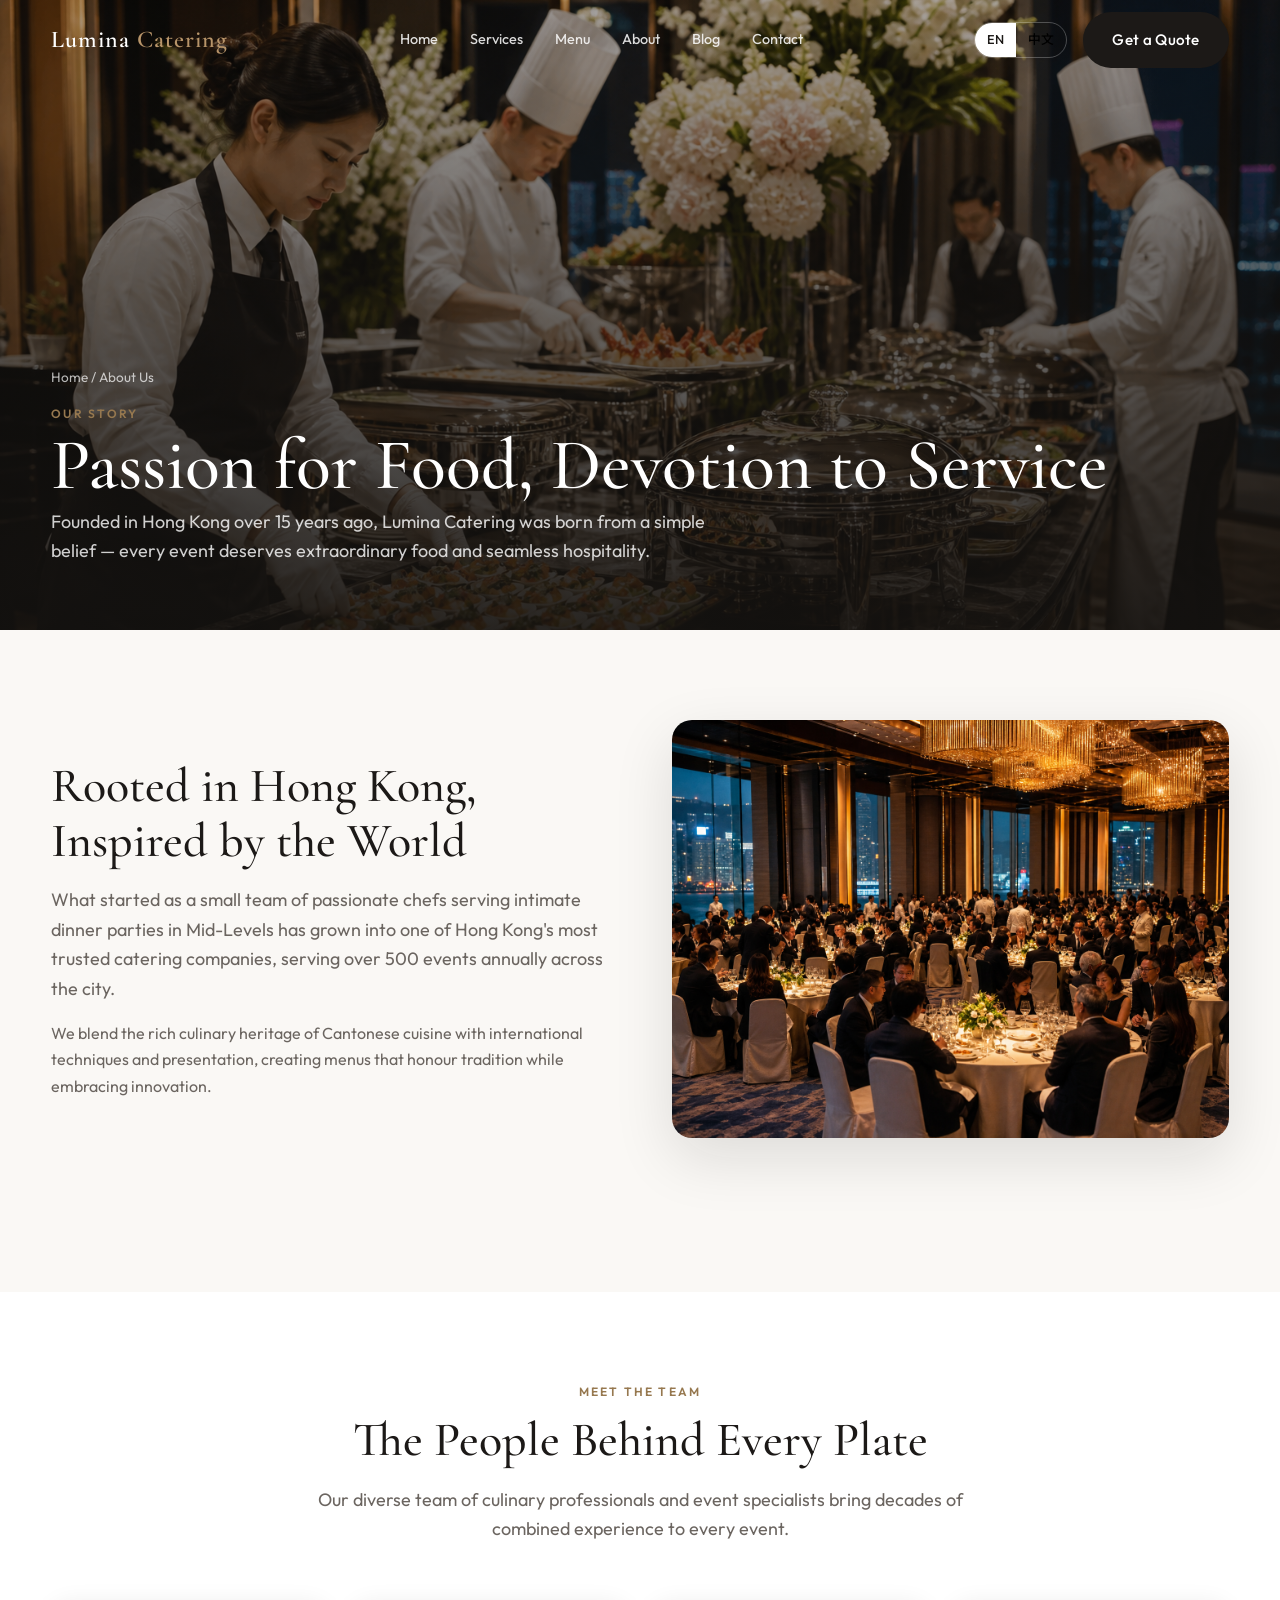
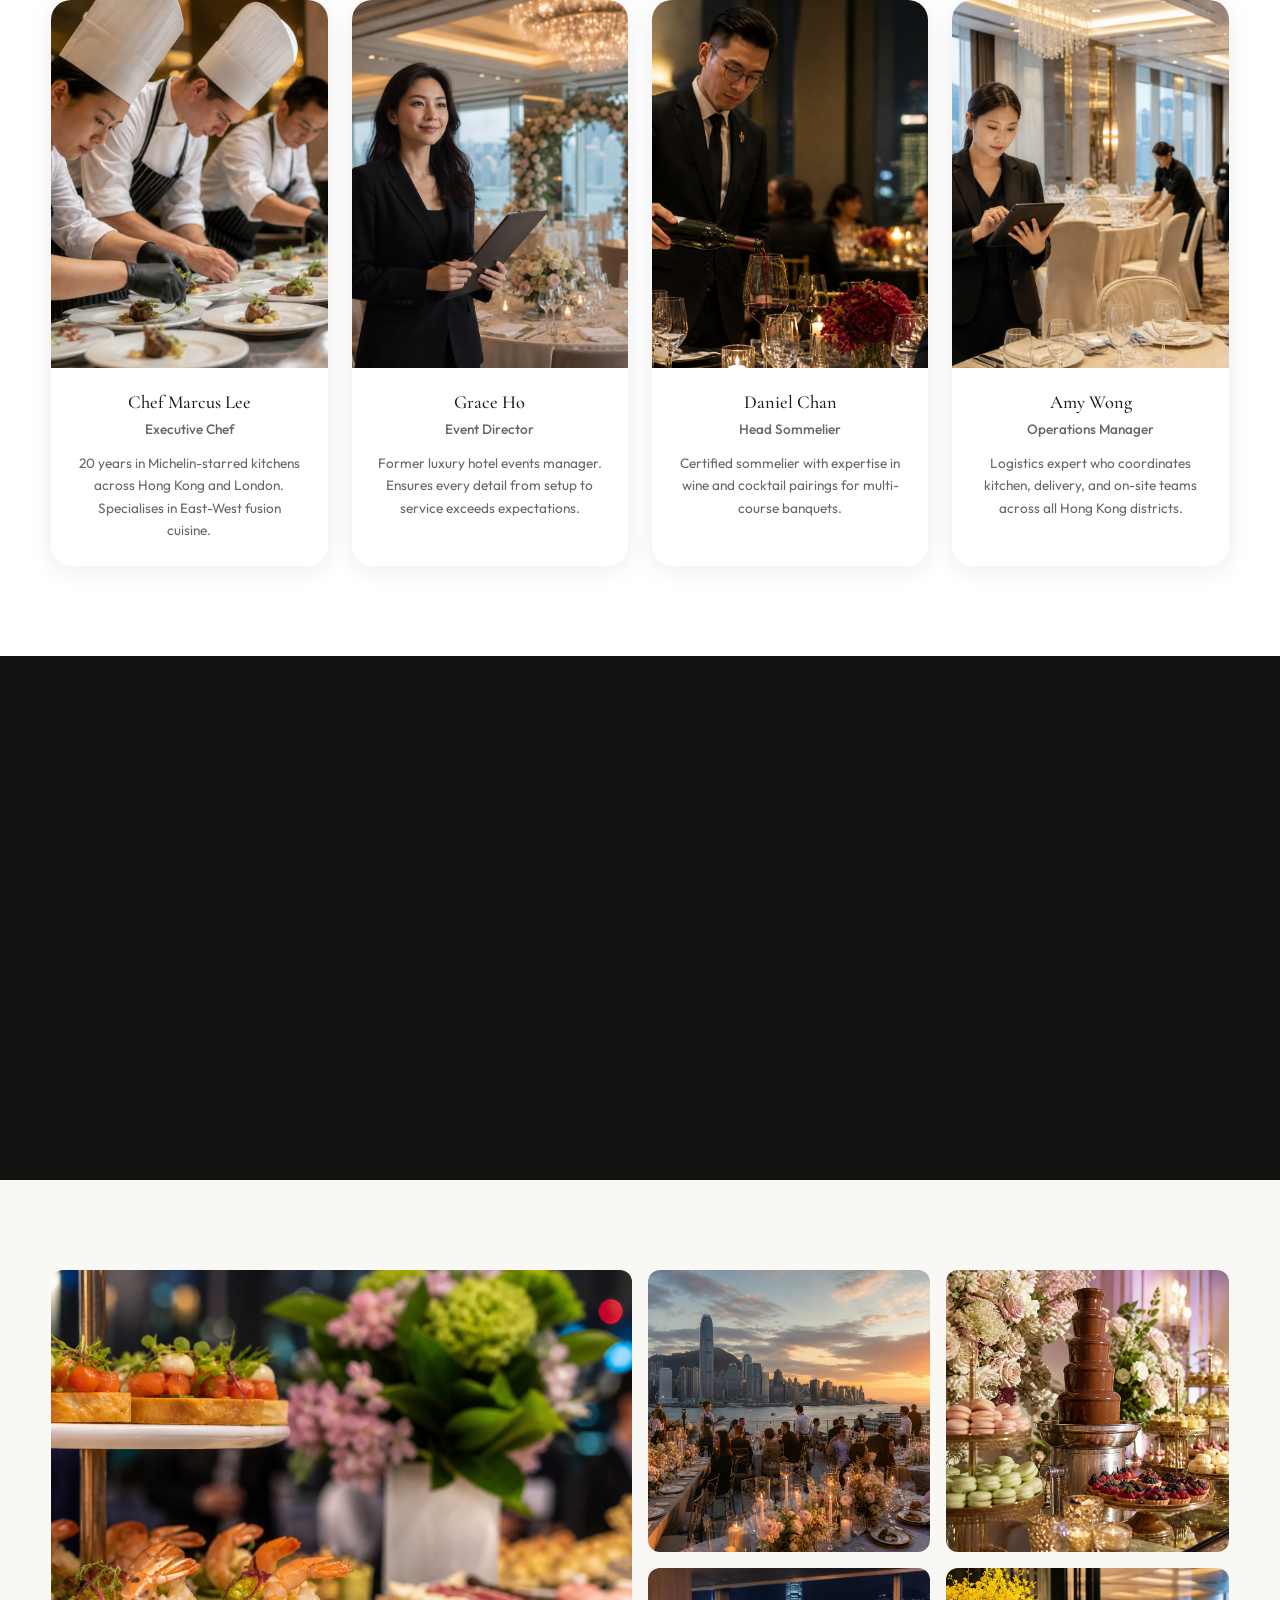
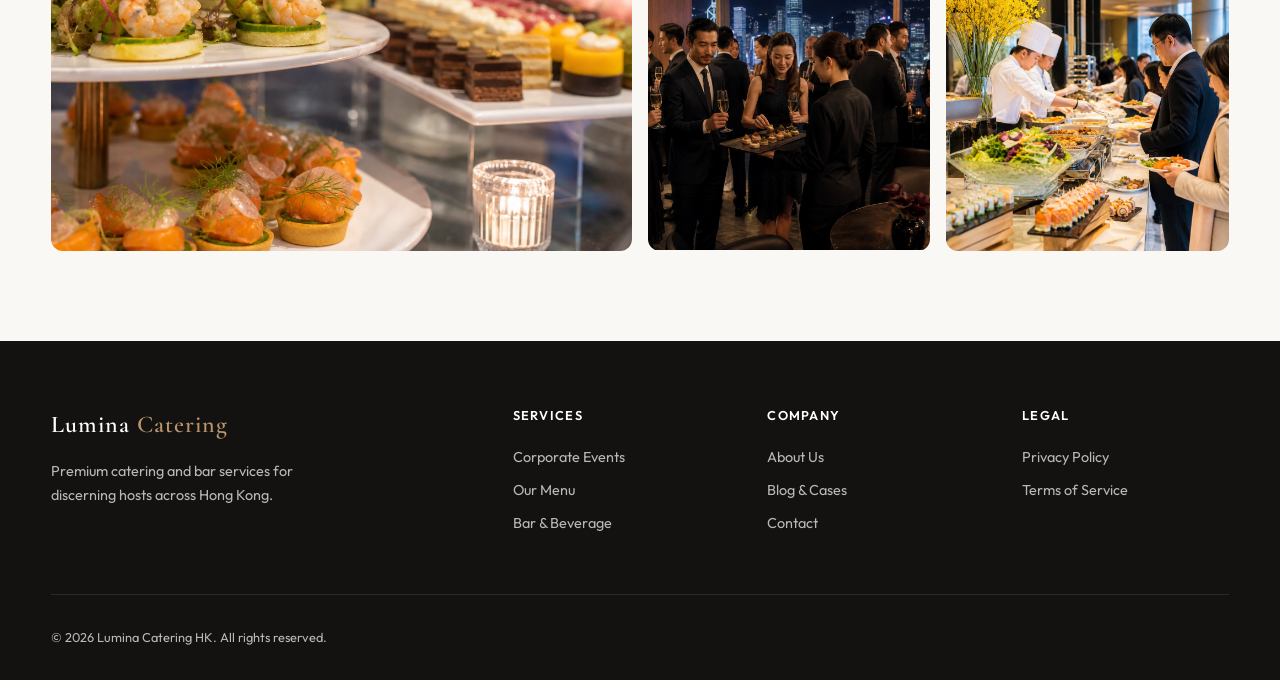
<file: about.html>
<!DOCTYPE html>
<html lang="en">
<head>
  <meta charset="UTF-8">
  <meta name="viewport" content="width=device-width, initial-scale=1.0">
  <meta name="description" content="Meet the Lumina Catering HK team — executive chefs, event directors and hospitality professionals based in Hong Kong.">
  <title>About Us | Lumina Catering HK</title>
  <link rel="preconnect" href="https://fonts.googleapis.com">
  <link rel="preconnect" href="https://fonts.gstatic.com" crossorigin>
  <link href="https://fonts.googleapis.com/css2?family=Cormorant+Garamond:ital,wght@0,400;0,500;0,600;1,400&family=Noto+Sans+TC:wght@400;500;600&family=Noto+Serif+TC:wght@500;600&family=Outfit:wght@300;400;500;600&display=swap" rel="stylesheet">
  <link rel="stylesheet" href="css/style.css">
</head>
<body>

  <header class="site-header on-dark">
    <div class="header-inner">
      <a href="index.html" class="logo">Lumina <span>Catering</span></a>
      <nav class="nav-desktop">
        <a href="index.html" data-i18n="nav.home">Home</a>
        <a href="index.html#services" data-i18n="nav.services">Services</a>
        <a href="menu.html" data-i18n="nav.menu">Menu</a>
        <a href="about.html" data-i18n="nav.about">About</a>
        <a href="blog.html" data-i18n="nav.blog">Blog</a>
        <a href="index.html#contact" data-i18n="nav.contact">Contact</a>
      </nav>
      <div class="header-actions">
        <div class="lang-toggle">
          <button data-lang="en" class="active">EN</button>
          <button data-lang="zh">中文</button>
        </div>
        <a href="index.html#contact" class="btn btn-primary" data-i18n="nav.cta">Get a Quote</a>
        <button class="menu-toggle" aria-label="Menu"><span></span><span></span><span></span></button>
      </div>
    </div>
  </header>

  <nav class="mobile-nav">
    <a href="index.html" data-i18n="nav.home">Home</a>
    <a href="index.html#services" data-i18n="nav.services">Services</a>
    <a href="menu.html" data-i18n="nav.menu">Menu</a>
    <a href="about.html" data-i18n="nav.about">About</a>
    <a href="blog.html" data-i18n="nav.blog">Blog</a>
    <a href="index.html#contact" data-i18n="nav.contact">Contact</a>
  </nav>

  <section class="page-hero">
    <div class="page-hero-bg">
      <img src="assets/images/full-service.jpg" alt="Lumina Catering event team Hong Kong">
    </div>
    <div class="container page-hero-content">
      <p class="breadcrumb"><a href="index.html" data-i18n="nav.home">Home</a> / <span data-i18n="aboutpage.breadcrumb">About Us</span></p>
      <p class="eyebrow" data-i18n="aboutpage.eyebrow">Our Story</p>
      <h1 data-i18n="aboutpage.title">Passion for Food, Devotion to Service</h1>
      <p class="lead" style="color: rgba(255,255,255,0.8);" data-i18n="aboutpage.lead">Founded in Hong Kong over 15 years ago, Lumina Catering was born from a simple belief.</p>
    </div>
  </section>

  <!-- Story -->
  <section class="section">
    <div class="container">
      <div class="content-block reveal">
        <div>
          <h2 data-i18n="aboutpage.story.title">Rooted in Hong Kong, Inspired by the World</h2>
          <p class="lead" style="margin-top:1rem;" data-i18n="aboutpage.story.p1">What started as a small team of passionate chefs serving intimate dinner parties in Mid-Levels has grown into one of Hong Kong's most trusted catering companies.</p>
          <p style="margin-top:1rem; color: var(--color-text-muted);" data-i18n="aboutpage.story.p2">We blend the rich culinary heritage of Cantonese cuisine with international techniques and presentation.</p>
        </div>
        <div class="content-block-image">
          <img src="assets/images/corporate-gala.jpg" alt="Hong Kong catering food and harbour view">
        </div>
      </div>
    </div>
  </section>

  <!-- Team -->
  <section class="section" style="background: var(--color-surface);">
    <div class="container">
      <div class="section-header center reveal">
        <p class="eyebrow" data-i18n="aboutpage.team.eyebrow">Meet the Team</p>
        <h2 data-i18n="aboutpage.team.title">The People Behind Every Plate</h2>
        <p class="lead" data-i18n="aboutpage.team.lead">Our diverse team brings decades of combined experience to every event.</p>
      </div>
      <div class="team-grid">
        <div class="team-card reveal">
          <div class="team-card-image"><img src="assets/images/team-chef.jpg" alt="Chef Marcus Lee"></div>
          <div class="team-card-body">
            <h3 data-i18n="aboutpage.team1.name">Chef Marcus Lee</h3>
            <p class="team-role" data-i18n="aboutpage.team1.role">Executive Chef</p>
            <p data-i18n="aboutpage.team1.desc">20 years in Michelin-starred kitchens across Hong Kong and London.</p>
          </div>
        </div>
        <div class="team-card reveal">
          <div class="team-card-image"><img src="assets/images/team-events.jpg" alt="Grace Ho"></div>
          <div class="team-card-body">
            <h3 data-i18n="aboutpage.team2.name">Grace Ho</h3>
            <p class="team-role" data-i18n="aboutpage.team2.role">Event Director</p>
            <p data-i18n="aboutpage.team2.desc">Former luxury hotel events manager. Ensures every detail exceeds expectations.</p>
          </div>
        </div>
        <div class="team-card reveal">
          <div class="team-card-image"><img src="assets/images/team-sommelier.jpg" alt="Daniel Chan"></div>
          <div class="team-card-body">
            <h3 data-i18n="aboutpage.team3.name">Daniel Chan</h3>
            <p class="team-role" data-i18n="aboutpage.team3.role">Head Sommelier</p>
            <p data-i18n="aboutpage.team3.desc">Certified sommelier with expertise in wine and cocktail pairings.</p>
          </div>
        </div>
        <div class="team-card reveal">
          <div class="team-card-image"><img src="assets/images/team-ops.jpg" alt="Amy Wong"></div>
          <div class="team-card-body">
            <h3 data-i18n="aboutpage.team4.name">Amy Wong</h3>
            <p class="team-role" data-i18n="aboutpage.team4.role">Operations Manager</p>
            <p data-i18n="aboutpage.team4.desc">Logistics expert coordinating teams across all Hong Kong districts.</p>
          </div>
        </div>
      </div>
    </div>
  </section>

  <!-- Values -->
  <section class="section why-section">
    <div class="container">
      <div class="section-header center reveal">
        <p class="eyebrow" data-i18n="aboutpage.values.eyebrow">Our Values</p>
        <h2 data-i18n="aboutpage.values.title">What Drives Us</h2>
      </div>
      <div class="values-grid">
        <div class="value-card reveal">
          <div class="why-number">01</div>
          <h3 data-i18n="aboutpage.value1.title">Quality First</h3>
          <p data-i18n="aboutpage.value1.desc">We source the freshest ingredients from trusted local markets.</p>
        </div>
        <div class="value-card reveal">
          <div class="why-number">02</div>
          <h3 data-i18n="aboutpage.value2.title">Personal Touch</h3>
          <p data-i18n="aboutpage.value2.desc">Every event receives a dedicated coordinator.</p>
        </div>
        <div class="value-card reveal">
          <div class="why-number">03</div>
          <h3 data-i18n="aboutpage.value3.title">Sustainability</h3>
          <p data-i18n="aboutpage.value3.desc">Committed to reducing food waste and eco-friendly practices.</p>
        </div>
      </div>
    </div>
  </section>

  <!-- Food Gallery -->
  <section class="section">
    <div class="container">
      <div class="food-showcase reveal">
        <div class="food-showcase-item"><img src="assets/images/gourmet-canapes.jpg" alt="Dim sum canapés"></div>
        <div class="food-showcase-item"><img src="assets/images/rooftop-wedding.jpg" alt="Wedding banquet"></div>
        <div class="food-showcase-item"><img src="assets/images/dessert-table.jpg" alt="Seafood"></div>
        <div class="food-showcase-item"><img src="assets/images/cocktail-reception.jpg" alt="Desserts"></div>
        <div class="food-showcase-item"><img src="assets/images/buffet-station.jpg" alt="Buffet"></div>
      </div>
    </div>
  </section>

  <footer class="site-footer">
    <div class="container">
      <div class="footer-grid">
        <div class="footer-brand">
          <a href="index.html" class="logo">Lumina <span>Catering</span></a>
          <p data-i18n="footer.desc">Premium catering and bar services for discerning hosts across Hong Kong.</p>
        </div>
        <div class="footer-col">
          <h4 data-i18n="footer.services">Services</h4>
          <a href="index.html#services" data-i18n="services.corporate.title">Corporate Events</a>
          <a href="menu.html" data-i18n="footer.menu">Our Menu</a>
          <a href="services/bar-service.html" data-i18n="services.bar.title">Bar & Beverage</a>
        </div>
        <div class="footer-col">
          <h4 data-i18n="footer.company">Company</h4>
          <a href="about.html" data-i18n="footer.about">About Us</a>
          <a href="blog.html" data-i18n="footer.blog">Blog & Cases</a>
          <a href="index.html#contact" data-i18n="nav.contact">Contact</a>
        </div>
        <div class="footer-col">
          <h4 data-i18n="footer.legal">Legal</h4>
          <a href="#" data-i18n="footer.privacy">Privacy Policy</a>
          <a href="#" data-i18n="footer.terms">Terms of Service</a>
        </div>
      </div>
      <div class="footer-bottom">
        <span data-i18n="footer.copyright">© 2026 Lumina Catering HK. All rights reserved.</span>
      </div>
    </div>
  </footer>

  <script src="js/main.js"></script>
  <script src="js/pages.js"></script>
</body>
</html>
</file>
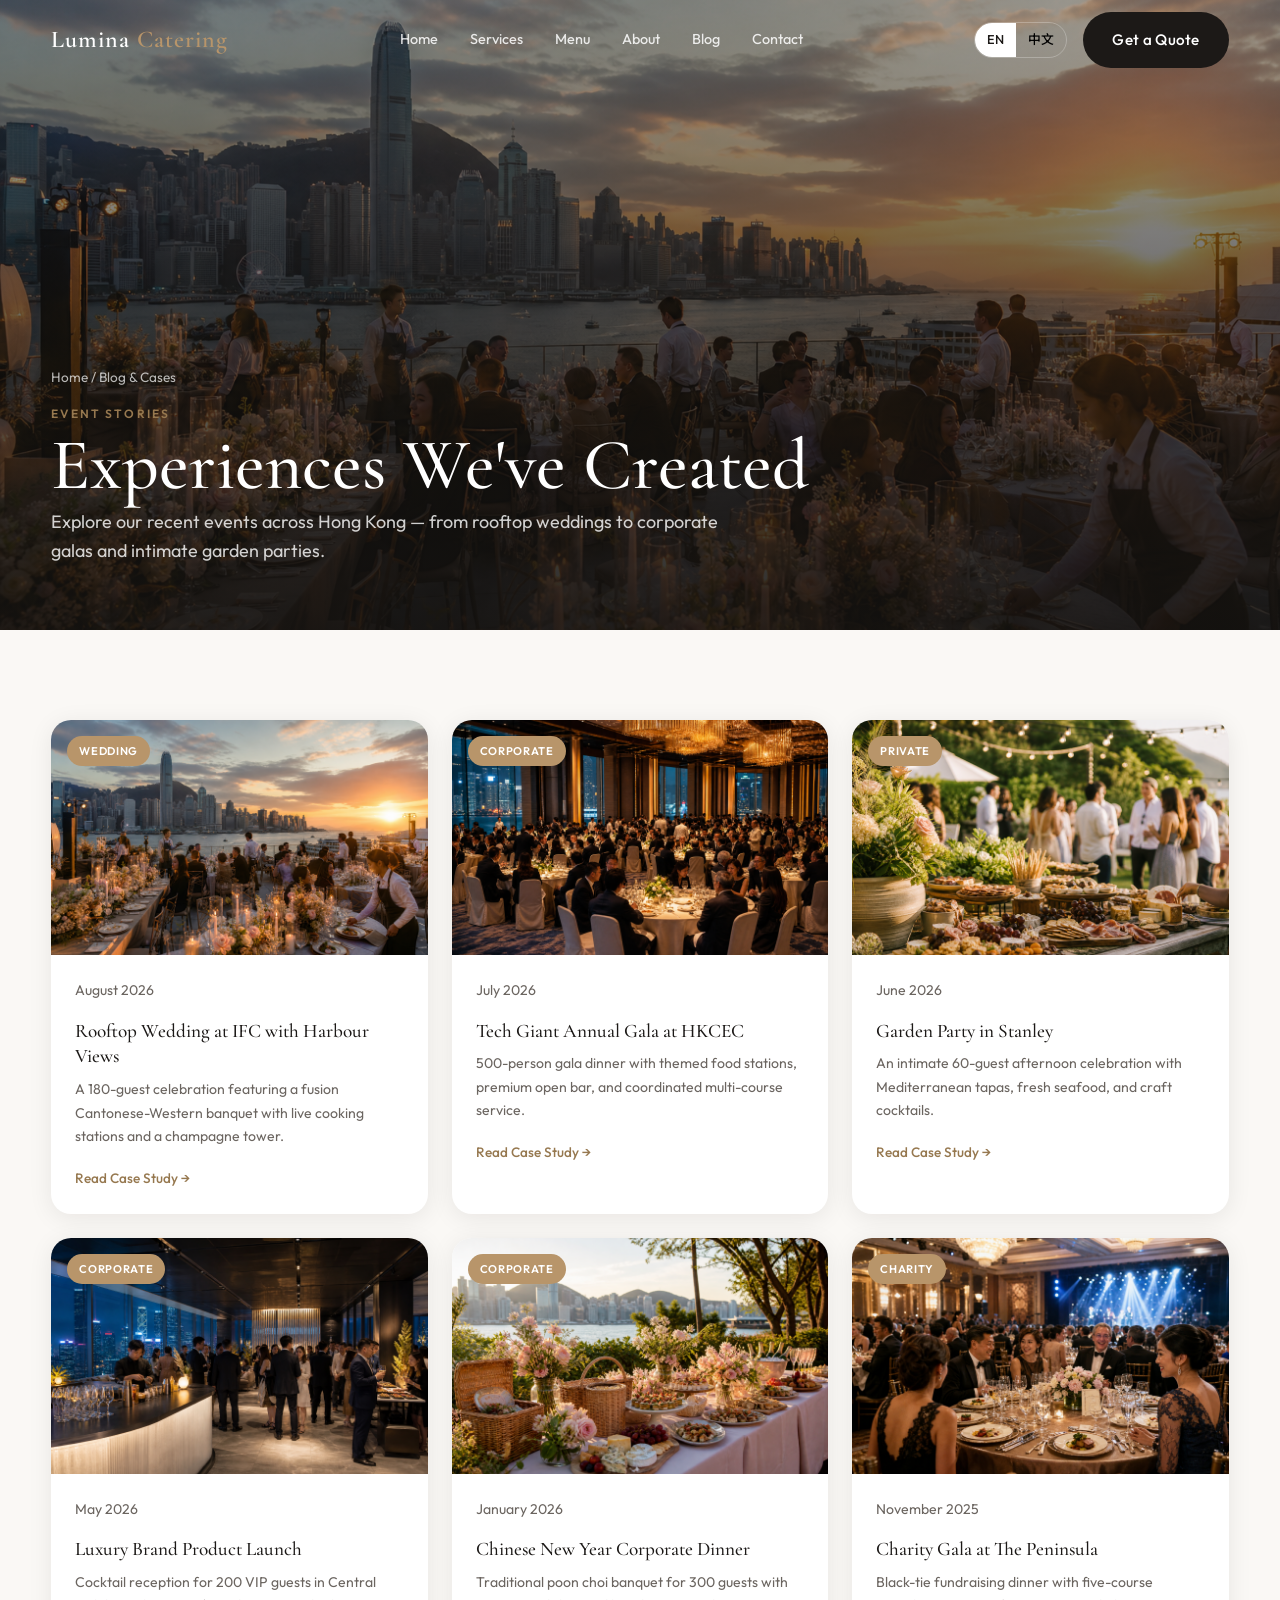
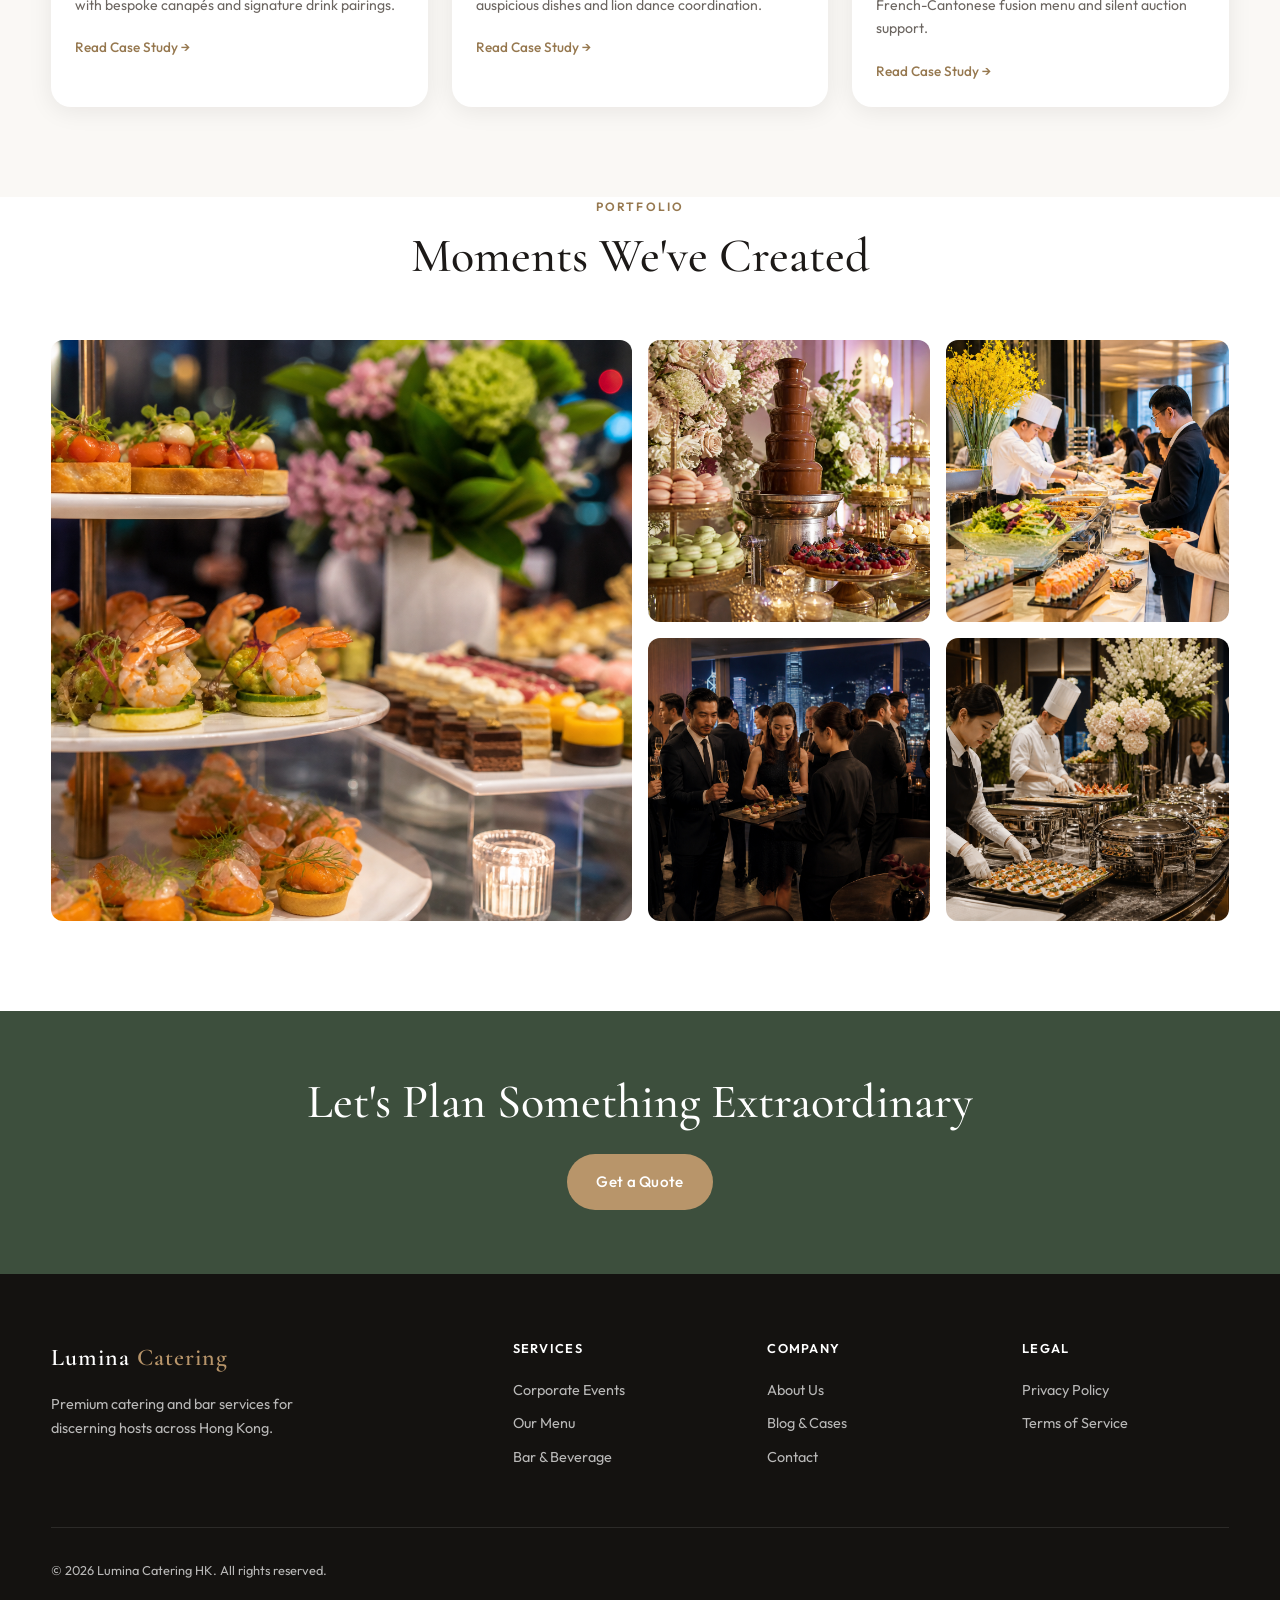
<file: blog.html>
<!DOCTYPE html>
<html lang="en">
<head>
  <meta charset="UTF-8">
  <meta name="viewport" content="width=device-width, initial-scale=1.0">
  <meta name="description" content="Lumina Catering HK event case studies — weddings, corporate galas, garden parties and charity dinners across Hong Kong.">
  <title>Blog & Event Cases | Lumina Catering HK</title>
  <link rel="preconnect" href="https://fonts.googleapis.com">
  <link rel="preconnect" href="https://fonts.gstatic.com" crossorigin>
  <link href="https://fonts.googleapis.com/css2?family=Cormorant+Garamond:ital,wght@0,400;0,500;0,600;1,400&family=Noto+Sans+TC:wght@400;500;600&family=Noto+Serif+TC:wght@500;600&family=Outfit:wght@300;400;500;600&display=swap" rel="stylesheet">
  <link rel="stylesheet" href="css/style.css">
</head>
<body>

  <header class="site-header on-dark">
    <div class="header-inner">
      <a href="index.html" class="logo">Lumina <span>Catering</span></a>
      <nav class="nav-desktop">
        <a href="index.html" data-i18n="nav.home">Home</a>
        <a href="index.html#services" data-i18n="nav.services">Services</a>
        <a href="menu.html" data-i18n="nav.menu">Menu</a>
        <a href="about.html" data-i18n="nav.about">About</a>
        <a href="blog.html" data-i18n="nav.blog">Blog</a>
        <a href="index.html#contact" data-i18n="nav.contact">Contact</a>
      </nav>
      <div class="header-actions">
        <div class="lang-toggle">
          <button data-lang="en" class="active">EN</button>
          <button data-lang="zh">中文</button>
        </div>
        <a href="index.html#contact" class="btn btn-primary" data-i18n="nav.cta">Get a Quote</a>
        <button class="menu-toggle" aria-label="Menu"><span></span><span></span><span></span></button>
      </div>
    </div>
  </header>

  <nav class="mobile-nav">
    <a href="index.html" data-i18n="nav.home">Home</a>
    <a href="index.html#services" data-i18n="nav.services">Services</a>
    <a href="menu.html" data-i18n="nav.menu">Menu</a>
    <a href="about.html" data-i18n="nav.about">About</a>
    <a href="blog.html" data-i18n="nav.blog">Blog</a>
    <a href="index.html#contact" data-i18n="nav.contact">Contact</a>
  </nav>

  <section class="page-hero">
    <div class="page-hero-bg">
      <img src="assets/images/rooftop-wedding.jpg" alt="Rooftop wedding catering Hong Kong">
    </div>
    <div class="container page-hero-content">
      <p class="breadcrumb"><a href="index.html" data-i18n="nav.home">Home</a> / <span data-i18n="blog.breadcrumb">Blog & Cases</span></p>
      <p class="eyebrow" data-i18n="blog.eyebrow">Event Stories</p>
      <h1 data-i18n="blog.title">Experiences We've Created</h1>
      <p class="lead" style="color: rgba(255,255,255,0.8);" data-i18n="blog.lead">Explore our recent events across Hong Kong.</p>
    </div>
  </section>

  <section class="section">
    <div class="container">
      <div class="blog-grid">
        <article class="blog-card reveal">
          <div class="blog-card-image">
            <img src="assets/images/rooftop-wedding.jpg" alt="IFC rooftop wedding">
            <span class="blog-card-tag" data-i18n="blog.post1.tag">Wedding</span>
          </div>
          <div class="blog-card-body">
            <p class="blog-card-date" data-i18n="blog.post1.date">August 2026</p>
            <h3 data-i18n="blog.post1.title">Rooftop Wedding at IFC with Harbour Views</h3>
            <p data-i18n="blog.post1.desc">A 180-guest celebration featuring a fusion Cantonese-Western banquet.</p>
            <a href="index.html#contact" class="blog-read-more" data-i18n="blog.readmore">Read Case Study</a>
          </div>
        </article>

        <article class="blog-card reveal">
          <div class="blog-card-image">
            <img src="assets/images/corporate-gala.jpg" alt="Corporate gala HKCEC">
            <span class="blog-card-tag" data-i18n="blog.post2.tag">Corporate</span>
          </div>
          <div class="blog-card-body">
            <p class="blog-card-date" data-i18n="blog.post2.date">July 2026</p>
            <h3 data-i18n="blog.post2.title">Tech Giant Annual Gala at HKCEC</h3>
            <p data-i18n="blog.post2.desc">500-person gala dinner with themed food stations and premium open bar.</p>
            <a href="index.html#contact" class="blog-read-more" data-i18n="blog.readmore">Read Case Study</a>
          </div>
        </article>

        <article class="blog-card reveal">
          <div class="blog-card-image">
            <img src="assets/images/garden-party.jpg" alt="Garden party Stanley">
            <span class="blog-card-tag" data-i18n="blog.post3.tag">Private</span>
          </div>
          <div class="blog-card-body">
            <p class="blog-card-date" data-i18n="blog.post3.date">June 2026</p>
            <h3 data-i18n="blog.post3.title">Garden Party in Stanley</h3>
            <p data-i18n="blog.post3.desc">An intimate 60-guest afternoon celebration with Mediterranean tapas.</p>
            <a href="index.html#contact" class="blog-read-more" data-i18n="blog.readmore">Read Case Study</a>
          </div>
        </article>

        <article class="blog-card reveal">
          <div class="blog-card-image">
            <img src="assets/images/product-launch.jpg" alt="Product launch cocktail">
            <span class="blog-card-tag" data-i18n="blog.post4.tag">Corporate</span>
          </div>
          <div class="blog-card-body">
            <p class="blog-card-date" data-i18n="blog.post4.date">May 2026</p>
            <h3 data-i18n="blog.post4.title">Luxury Brand Product Launch</h3>
            <p data-i18n="blog.post4.desc">Cocktail reception for 200 VIP guests in Central.</p>
            <a href="index.html#contact" class="blog-read-more" data-i18n="blog.readmore">Read Case Study</a>
          </div>
        </article>

        <article class="blog-card reveal">
          <div class="blog-card-image">
            <img src="assets/images/private-events.jpg" alt="Annual awards dinner">
            <span class="blog-card-tag" data-i18n="blog.post5.tag">Corporate</span>
          </div>
          <div class="blog-card-body">
            <p class="blog-card-date" data-i18n="blog.post5.date">January 2026</p>
            <h3 data-i18n="blog.post5.title">Chinese New Year Corporate Dinner</h3>
            <p data-i18n="blog.post5.desc">Traditional poon choi banquet for 300 guests with auspicious dishes.</p>
            <a href="index.html#contact" class="blog-read-more" data-i18n="blog.readmore">Read Case Study</a>
          </div>
        </article>

        <article class="blog-card reveal">
          <div class="blog-card-image">
            <img src="assets/images/charity-gala.jpg" alt="Charity gala Peninsula">
            <span class="blog-card-tag" data-i18n="blog.post6.tag">Charity</span>
          </div>
          <div class="blog-card-body">
            <p class="blog-card-date" data-i18n="blog.post6.date">November 2025</p>
            <h3 data-i18n="blog.post6.title">Charity Gala at The Peninsula</h3>
            <p data-i18n="blog.post6.desc">Black-tie fundraising dinner with five-course French-Cantonese fusion menu.</p>
            <a href="index.html#contact" class="blog-read-more" data-i18n="blog.readmore">Read Case Study</a>
          </div>
        </article>
      </div>
    </div>
  </section>

  <!-- Food highlight -->
  <section class="section" style="background: var(--color-surface); padding-top: 0;">
    <div class="container">
      <div class="section-header center reveal">
        <p class="eyebrow" data-i18n="gallery.eyebrow">Portfolio</p>
        <h2 data-i18n="gallery.title">Moments We've Created</h2>
      </div>
      <div class="food-showcase reveal">
        <div class="food-showcase-item"><img src="assets/images/gourmet-canapes.jpg" alt="Dim sum"></div>
        <div class="food-showcase-item"><img src="assets/images/dessert-table.jpg" alt="Seafood"></div>
        <div class="food-showcase-item"><img src="assets/images/buffet-station.jpg" alt="Desserts"></div>
        <div class="food-showcase-item"><img src="assets/images/cocktail-reception.jpg" alt="Banquet"></div>
        <div class="food-showcase-item"><img src="assets/images/full-service.jpg" alt="Buffet"></div>
      </div>
    </div>
  </section>

  <section class="section contact-section" style="padding: 4rem 0;">
    <div class="container" style="text-align:center;">
      <h2 data-i18n="contact.title">Let's Plan Something Extraordinary</h2>
      <a href="index.html#contact" class="btn btn-accent" style="margin-top:1.5rem;" data-i18n="nav.cta">Get a Quote</a>
    </div>
  </section>

  <footer class="site-footer">
    <div class="container">
      <div class="footer-grid">
        <div class="footer-brand">
          <a href="index.html" class="logo">Lumina <span>Catering</span></a>
          <p data-i18n="footer.desc">Premium catering and bar services for discerning hosts across Hong Kong.</p>
        </div>
        <div class="footer-col">
          <h4 data-i18n="footer.services">Services</h4>
          <a href="index.html#services" data-i18n="services.corporate.title">Corporate Events</a>
          <a href="menu.html" data-i18n="footer.menu">Our Menu</a>
          <a href="services/bar-service.html" data-i18n="services.bar.title">Bar & Beverage</a>
        </div>
        <div class="footer-col">
          <h4 data-i18n="footer.company">Company</h4>
          <a href="about.html" data-i18n="footer.about">About Us</a>
          <a href="blog.html" data-i18n="footer.blog">Blog & Cases</a>
          <a href="index.html#contact" data-i18n="nav.contact">Contact</a>
        </div>
        <div class="footer-col">
          <h4 data-i18n="footer.legal">Legal</h4>
          <a href="#" data-i18n="footer.privacy">Privacy Policy</a>
          <a href="#" data-i18n="footer.terms">Terms of Service</a>
        </div>
      </div>
      <div class="footer-bottom">
        <span data-i18n="footer.copyright">© 2026 Lumina Catering HK. All rights reserved.</span>
      </div>
    </div>
  </footer>

  <script src="js/main.js"></script>
  <script src="js/pages.js"></script>
</body>
</html>
</file>
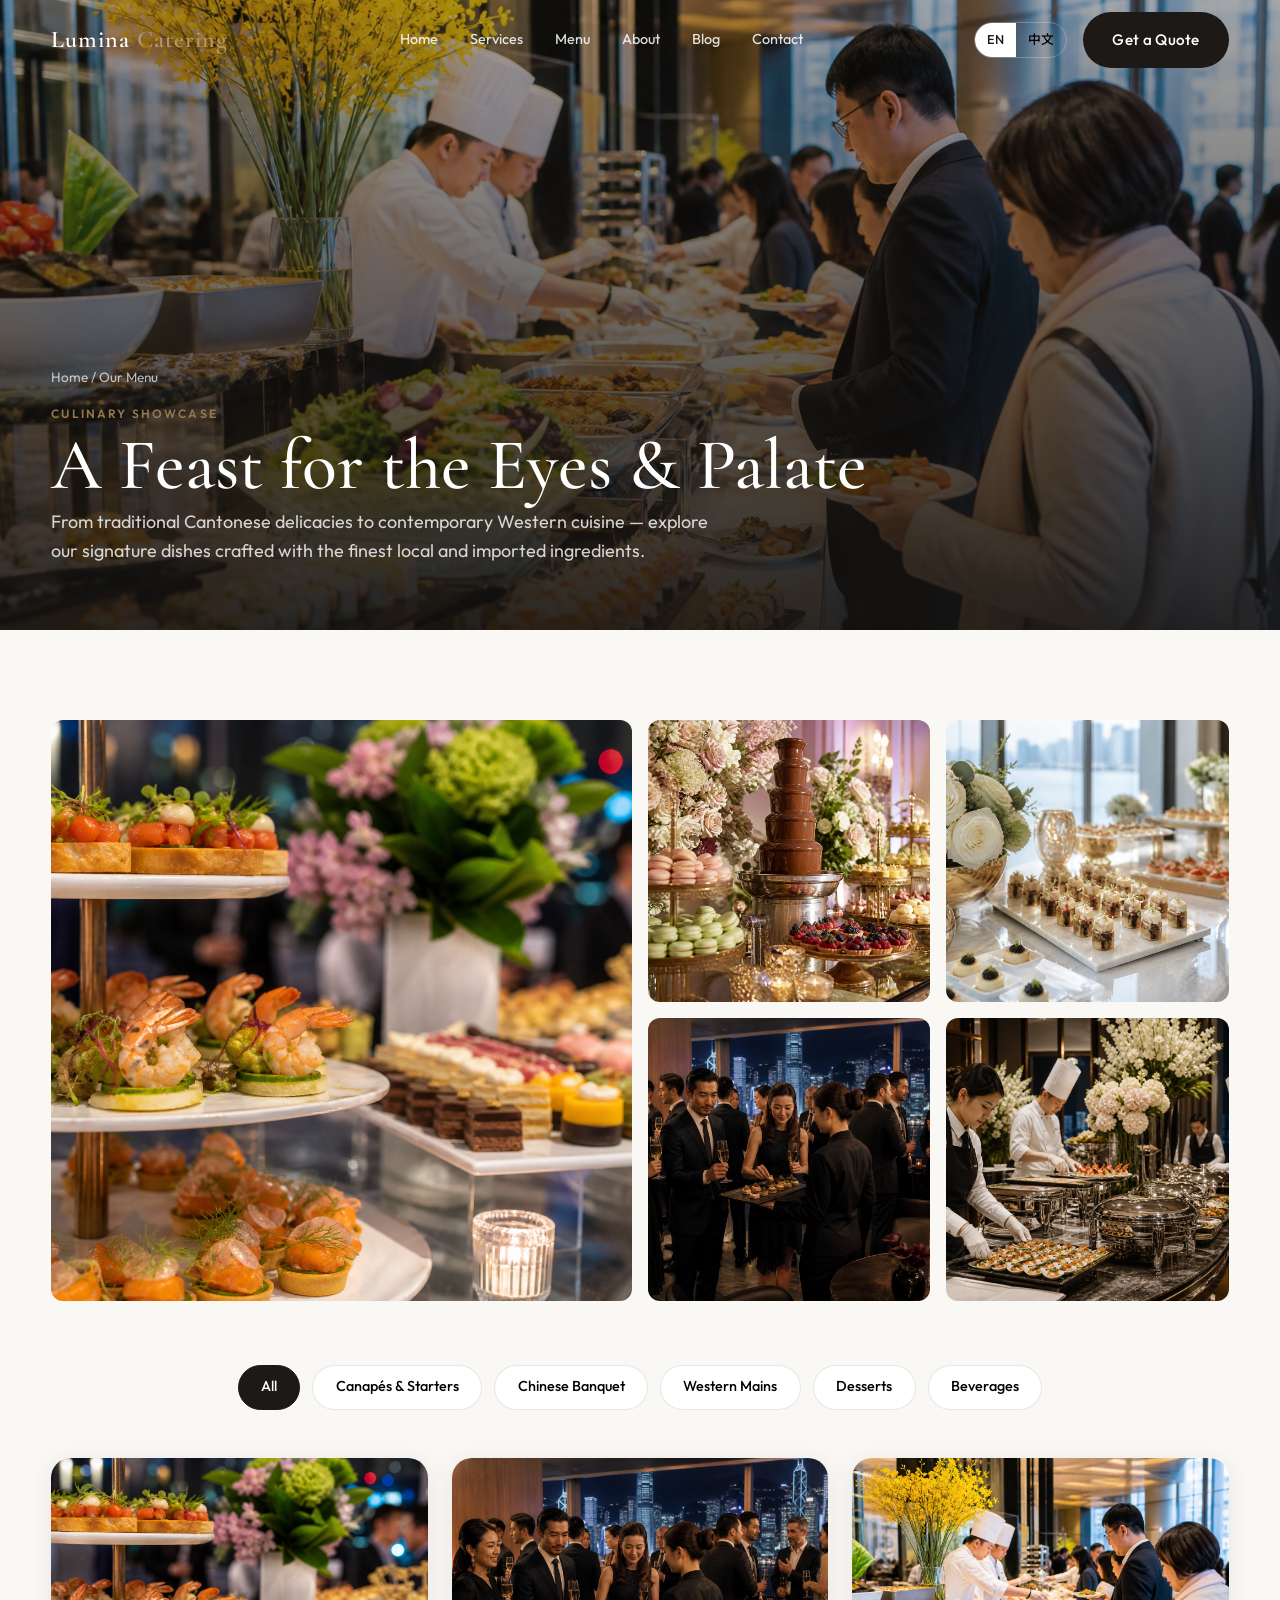
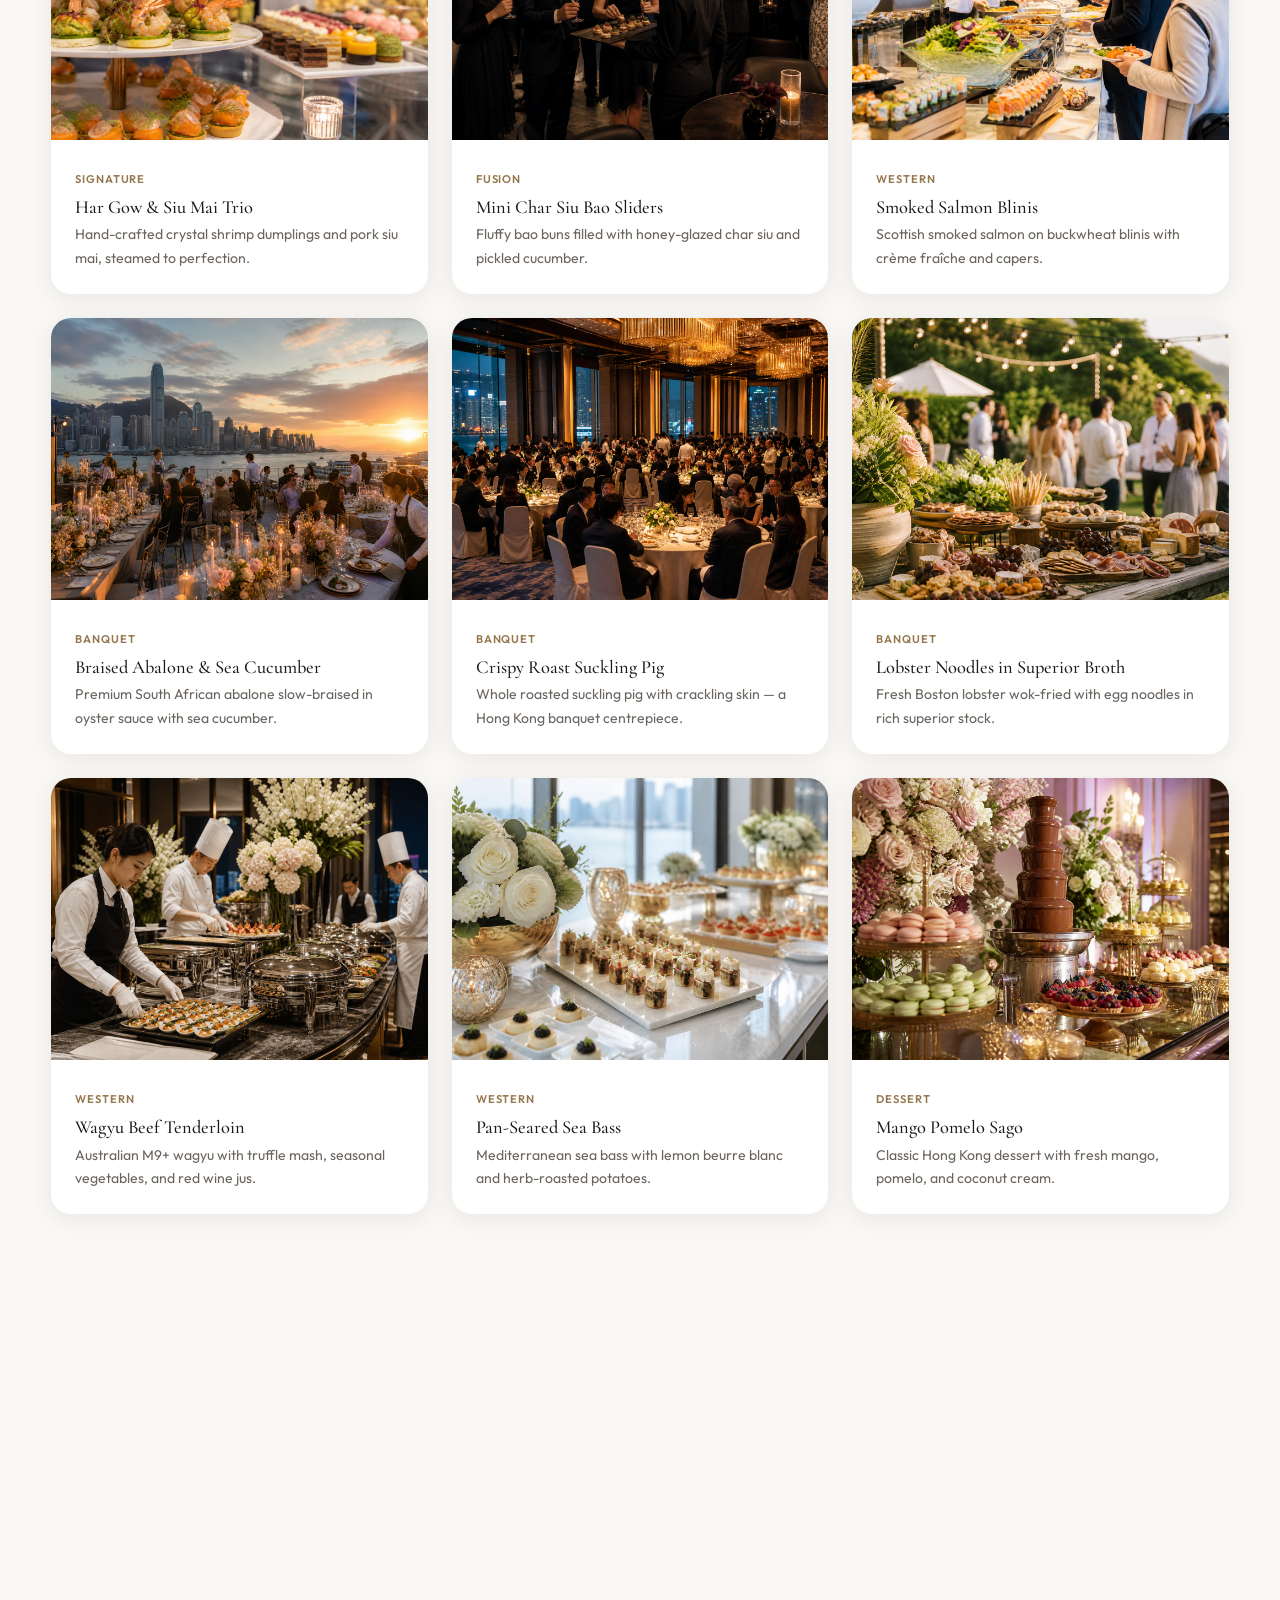
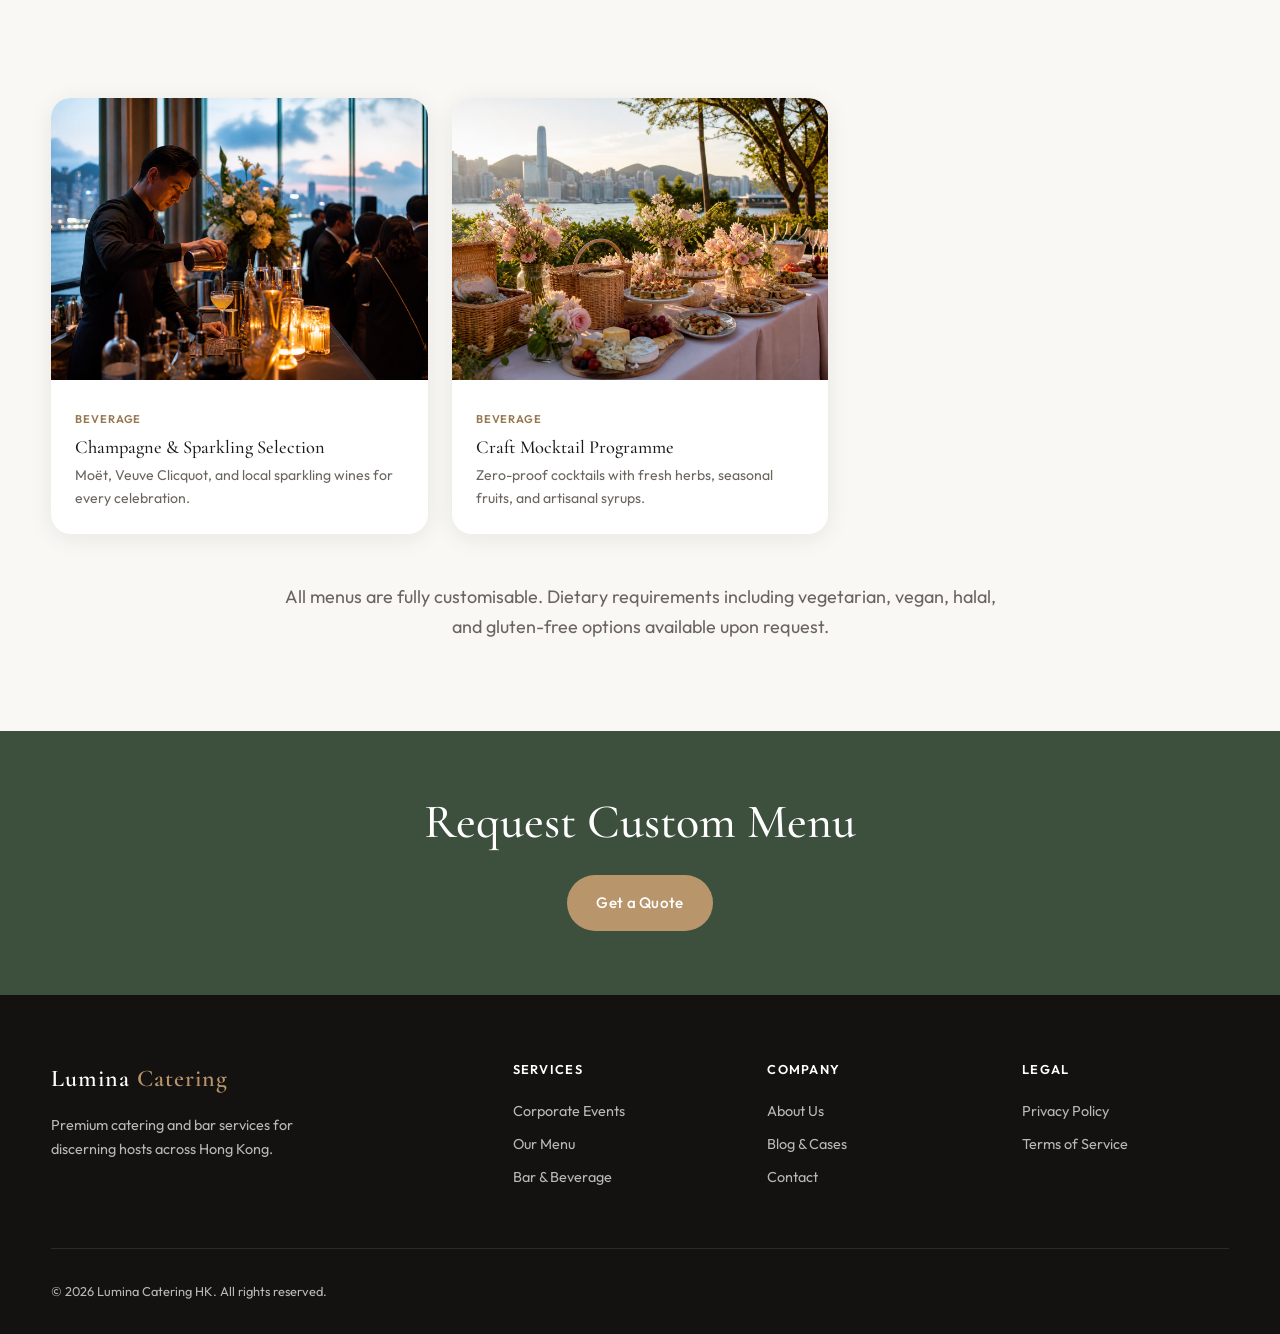
<file: menu.html>
<!DOCTYPE html>
<html lang="en">
<head>
  <meta charset="UTF-8">
  <meta name="viewport" content="width=device-width, initial-scale=1.0">
  <meta name="description" content="Explore Lumina Catering HK's signature menus — Cantonese banquet, Western mains, canapés, desserts and beverages.">
  <title>Our Menu | Lumina Catering HK</title>
  <link rel="preconnect" href="https://fonts.googleapis.com">
  <link rel="preconnect" href="https://fonts.gstatic.com" crossorigin>
  <link href="https://fonts.googleapis.com/css2?family=Cormorant+Garamond:ital,wght@0,400;0,500;0,600;1,400&family=Noto+Sans+TC:wght@400;500;600&family=Noto+Serif+TC:wght@500;600&family=Outfit:wght@300;400;500;600&display=swap" rel="stylesheet">
  <link rel="stylesheet" href="css/style.css">
</head>
<body>

  <header class="site-header on-dark">
    <div class="header-inner">
      <a href="index.html" class="logo">Lumina <span>Catering</span></a>
      <nav class="nav-desktop">
        <a href="index.html" data-i18n="nav.home">Home</a>
        <a href="index.html#services" data-i18n="nav.services">Services</a>
        <a href="menu.html" data-i18n="nav.menu">Menu</a>
        <a href="about.html" data-i18n="nav.about">About</a>
        <a href="blog.html" data-i18n="nav.blog">Blog</a>
        <a href="index.html#contact" data-i18n="nav.contact">Contact</a>
      </nav>
      <div class="header-actions">
        <div class="lang-toggle">
          <button data-lang="en" class="active">EN</button>
          <button data-lang="zh">中文</button>
        </div>
        <a href="index.html#contact" class="btn btn-primary" data-i18n="nav.cta">Get a Quote</a>
        <button class="menu-toggle" aria-label="Menu"><span></span><span></span><span></span></button>
      </div>
    </div>
  </header>

  <nav class="mobile-nav">
    <a href="index.html" data-i18n="nav.home">Home</a>
    <a href="index.html#services" data-i18n="nav.services">Services</a>
    <a href="menu.html" data-i18n="nav.menu">Menu</a>
    <a href="about.html" data-i18n="nav.about">About</a>
    <a href="blog.html" data-i18n="nav.blog">Blog</a>
    <a href="index.html#contact" data-i18n="nav.contact">Contact</a>
  </nav>

  <section class="page-hero">
    <div class="page-hero-bg">
      <img src="assets/images/buffet-station.jpg" alt="Gourmet catering menu Hong Kong">
    </div>
    <div class="container page-hero-content">
      <p class="breadcrumb"><a href="index.html" data-i18n="nav.home">Home</a> / <span data-i18n="menu.breadcrumb">Our Menu</span></p>
      <p class="eyebrow" data-i18n="menu.eyebrow">Culinary Showcase</p>
      <h1 data-i18n="menu.title">A Feast for the Eyes & Palate</h1>
      <p class="lead" style="color: rgba(255,255,255,0.8);" data-i18n="menu.lead">From traditional Cantonese delicacies to contemporary Western cuisine — explore our signature dishes.</p>
    </div>
  </section>

  <!-- Food Showcase -->
  <section class="section" style="padding-bottom: 2rem;">
    <div class="container">
      <div class="food-showcase reveal">
        <div class="food-showcase-item"><img src="assets/images/gourmet-canapes.jpg" alt="Wedding banquet dishes"></div>
        <div class="food-showcase-item"><img src="assets/images/dessert-table.jpg" alt="Fresh seafood platter"></div>
        <div class="food-showcase-item"><img src="assets/images/wedding-catering.jpg" alt="Dessert selection"></div>
        <div class="food-showcase-item"><img src="assets/images/cocktail-reception.jpg" alt="Cocktail canapés"></div>
        <div class="food-showcase-item"><img src="assets/images/full-service.jpg" alt="Corporate buffet"></div>
      </div>
    </div>
  </section>

  <!-- Menu Items -->
  <section class="section" style="padding-top: 2rem;">
    <div class="container">
      <div class="menu-tabs reveal">
        <button class="menu-tab active" data-category="all" data-i18n="menu.tab.all">All</button>
        <button class="menu-tab" data-category="canapes" data-i18n="menu.tab.canapes">Canapés & Starters</button>
        <button class="menu-tab" data-category="chinese" data-i18n="menu.tab.chinese">Chinese Banquet</button>
        <button class="menu-tab" data-category="western" data-i18n="menu.tab.western">Western Mains</button>
        <button class="menu-tab" data-category="desserts" data-i18n="menu.tab.desserts">Desserts</button>
        <button class="menu-tab" data-category="beverages" data-i18n="menu.tab.beverages">Beverages</button>
      </div>

      <div class="menu-category active" data-category="all">
        <div class="menu-grid">
          <article class="menu-item reveal" data-cat="canapes">
            <div class="menu-item-image"><img src="assets/images/gourmet-canapes.jpg" alt="Har Gow and Siu Mai"></div>
            <div class="menu-item-body">
              <span class="menu-item-tag" data-i18n="menu.item1.tag">Signature</span>
              <h3 data-i18n="menu.item1.title">Har Gow & Siu Mai Trio</h3>
              <p data-i18n="menu.item1.desc">Hand-crafted crystal shrimp dumplings and pork siu mai.</p>
            </div>
          </article>
          <article class="menu-item reveal" data-cat="canapes">
            <div class="menu-item-image"><img src="assets/images/cocktail-reception.jpg" alt="Char siu bao sliders"></div>
            <div class="menu-item-body">
              <span class="menu-item-tag" data-i18n="menu.item2.tag">Fusion</span>
              <h3 data-i18n="menu.item2.title">Mini Char Siu Bao Sliders</h3>
              <p data-i18n="menu.item2.desc">Fluffy bao buns filled with honey-glazed char siu.</p>
            </div>
          </article>
          <article class="menu-item reveal" data-cat="canapes">
            <div class="menu-item-image"><img src="assets/images/buffet-station.jpg" alt="Smoked salmon blinis"></div>
            <div class="menu-item-body">
              <span class="menu-item-tag" data-i18n="menu.item3.tag">Western</span>
              <h3 data-i18n="menu.item3.title">Smoked Salmon Blinis</h3>
              <p data-i18n="menu.item3.desc">Scottish smoked salmon on buckwheat blinis.</p>
            </div>
          </article>
          <article class="menu-item reveal" data-cat="chinese">
            <div class="menu-item-image"><img src="assets/images/rooftop-wedding.jpg" alt="Braised abalone"></div>
            <div class="menu-item-body">
              <span class="menu-item-tag" data-i18n="menu.item4.tag">Banquet</span>
              <h3 data-i18n="menu.item4.title">Braised Abalone & Sea Cucumber</h3>
              <p data-i18n="menu.item4.desc">Premium South African abalone slow-braised in oyster sauce.</p>
            </div>
          </article>
          <article class="menu-item reveal" data-cat="chinese">
            <div class="menu-item-image"><img src="assets/images/corporate-gala.jpg" alt="Roast suckling pig"></div>
            <div class="menu-item-body">
              <span class="menu-item-tag" data-i18n="menu.item5.tag">Banquet</span>
              <h3 data-i18n="menu.item5.title">Crispy Roast Suckling Pig</h3>
              <p data-i18n="menu.item5.desc">Whole roasted suckling pig with crackling skin.</p>
            </div>
          </article>
          <article class="menu-item reveal" data-cat="chinese">
            <div class="menu-item-image"><img src="assets/images/garden-party.jpg" alt="Lobster noodles"></div>
            <div class="menu-item-body">
              <span class="menu-item-tag" data-i18n="menu.item6.tag">Banquet</span>
              <h3 data-i18n="menu.item6.title">Lobster Noodles in Superior Broth</h3>
              <p data-i18n="menu.item6.desc">Fresh Boston lobster wok-fried with egg noodles.</p>
            </div>
          </article>
          <article class="menu-item reveal" data-cat="western">
            <div class="menu-item-image"><img src="assets/images/full-service.jpg" alt="Wagyu beef"></div>
            <div class="menu-item-body">
              <span class="menu-item-tag" data-i18n="menu.item7.tag">Western</span>
              <h3 data-i18n="menu.item7.title">Wagyu Beef Tenderloin</h3>
              <p data-i18n="menu.item7.desc">Australian M9+ wagyu with truffle mash and red wine jus.</p>
            </div>
          </article>
          <article class="menu-item reveal" data-cat="western">
            <div class="menu-item-image"><img src="assets/images/wedding-catering.jpg" alt="Sea bass"></div>
            <div class="menu-item-body">
              <span class="menu-item-tag" data-i18n="menu.item8.tag">Western</span>
              <h3 data-i18n="menu.item8.title">Pan-Seared Sea Bass</h3>
              <p data-i18n="menu.item8.desc">Mediterranean sea bass with lemon beurre blanc.</p>
            </div>
          </article>
          <article class="menu-item reveal" data-cat="desserts">
            <div class="menu-item-image"><img src="assets/images/dessert-table.jpg" alt="Mango pomelo sago"></div>
            <div class="menu-item-body">
              <span class="menu-item-tag" data-i18n="menu.item9.tag">Dessert</span>
              <h3 data-i18n="menu.item9.title">Mango Pomelo Sago</h3>
              <p data-i18n="menu.item9.desc">Classic Hong Kong dessert with fresh mango and pomelo.</p>
            </div>
          </article>
          <article class="menu-item reveal" data-cat="desserts">
            <div class="menu-item-image"><img src="assets/images/charity-gala.jpg" alt="Egg tarts"></div>
            <div class="menu-item-body">
              <span class="menu-item-tag" data-i18n="menu.item10.tag">Dessert</span>
              <h3 data-i18n="menu.item10.title">Egg Tart & Petit Fours</h3>
              <p data-i18n="menu.item10.desc">Flaky Portuguese-style egg tarts and French macarons.</p>
            </div>
          </article>
          <article class="menu-item reveal" data-cat="desserts">
            <div class="menu-item-image"><img src="assets/images/product-launch.jpg" alt="Fruit platter"></div>
            <div class="menu-item-body">
              <span class="menu-item-tag" data-i18n="menu.item11.tag">Dessert</span>
              <h3 data-i18n="menu.item11.title">Seasonal Fruit Platter</h3>
              <p data-i18n="menu.item11.desc">Artfully arranged tropical and imported fruits.</p>
            </div>
          </article>
          <article class="menu-item reveal" data-cat="beverages">
            <div class="menu-item-image"><img src="assets/images/bar-service.jpg" alt="Gin and tonic bar"></div>
            <div class="menu-item-body">
              <span class="menu-item-tag" data-i18n="menu.item12.tag">Beverage</span>
              <h3 data-i18n="menu.item12.title">Signature Gin & Tonic Bar</h3>
              <p data-i18n="menu.item12.desc">Curated selection of premium gins with botanical garnishes.</p>
            </div>
          </article>
          <article class="menu-item reveal" data-cat="beverages">
            <div class="menu-item-image"><img src="assets/images/hero-bar.jpg" alt="Champagne selection"></div>
            <div class="menu-item-body">
              <span class="menu-item-tag" data-i18n="menu.item13.tag">Beverage</span>
              <h3 data-i18n="menu.item13.title">Champagne & Sparkling Selection</h3>
              <p data-i18n="menu.item13.desc">Moët, Veuve Clicquot, and local sparkling wines.</p>
            </div>
          </article>
          <article class="menu-item reveal" data-cat="beverages">
            <div class="menu-item-image"><img src="assets/images/private-events.jpg" alt="Mocktail programme"></div>
            <div class="menu-item-body">
              <span class="menu-item-tag" data-i18n="menu.item14.tag">Beverage</span>
              <h3 data-i18n="menu.item14.title">Craft Mocktail Programme</h3>
              <p data-i18n="menu.item14.desc">Zero-proof cocktails with fresh herbs and seasonal fruits.</p>
            </div>
          </article>
        </div>
      </div>

      <p class="lead reveal" style="text-align:center; margin-top:3rem; max-width:60ch; margin-inline:auto;" data-i18n="menu.note">All menus are fully customisable. Dietary requirements available upon request.</p>
    </div>
  </section>

  <section class="section contact-section" style="padding: 4rem 0;">
    <div class="container" style="text-align:center;">
      <h2 data-i18n="menu.cta">Request Custom Menu</h2>
      <a href="index.html#contact" class="btn btn-accent" style="margin-top:1.5rem;" data-i18n="nav.cta">Get a Quote</a>
    </div>
  </section>

  <footer class="site-footer">
    <div class="container">
      <div class="footer-grid">
        <div class="footer-brand">
          <a href="index.html" class="logo">Lumina <span>Catering</span></a>
          <p data-i18n="footer.desc">Premium catering and bar services for discerning hosts across Hong Kong.</p>
        </div>
        <div class="footer-col">
          <h4 data-i18n="footer.services">Services</h4>
          <a href="index.html#services" data-i18n="services.corporate.title">Corporate Events</a>
          <a href="menu.html" data-i18n="footer.menu">Our Menu</a>
          <a href="services/bar-service.html" data-i18n="services.bar.title">Bar & Beverage</a>
        </div>
        <div class="footer-col">
          <h4 data-i18n="footer.company">Company</h4>
          <a href="about.html" data-i18n="footer.about">About Us</a>
          <a href="blog.html" data-i18n="footer.blog">Blog & Cases</a>
          <a href="index.html#contact" data-i18n="nav.contact">Contact</a>
        </div>
        <div class="footer-col">
          <h4 data-i18n="footer.legal">Legal</h4>
          <a href="#" data-i18n="footer.privacy">Privacy Policy</a>
          <a href="#" data-i18n="footer.terms">Terms of Service</a>
        </div>
      </div>
      <div class="footer-bottom">
        <span data-i18n="footer.copyright">© 2026 Lumina Catering HK. All rights reserved.</span>
      </div>
    </div>
  </footer>

  <script src="js/main.js"></script>
  <script src="js/pages.js"></script>
  <script>
    document.querySelectorAll('.menu-tab').forEach(tab => {
      tab.addEventListener('click', () => {
        const cat = tab.dataset.category;
        document.querySelectorAll('.menu-tab').forEach(t => t.classList.remove('active'));
        tab.classList.add('active');
        document.querySelectorAll('.menu-item').forEach(item => {
          item.style.display = (cat === 'all' || item.dataset.cat === cat) ? '' : 'none';
        });
      });
    });
  </script>
</body>
</html>
</file>
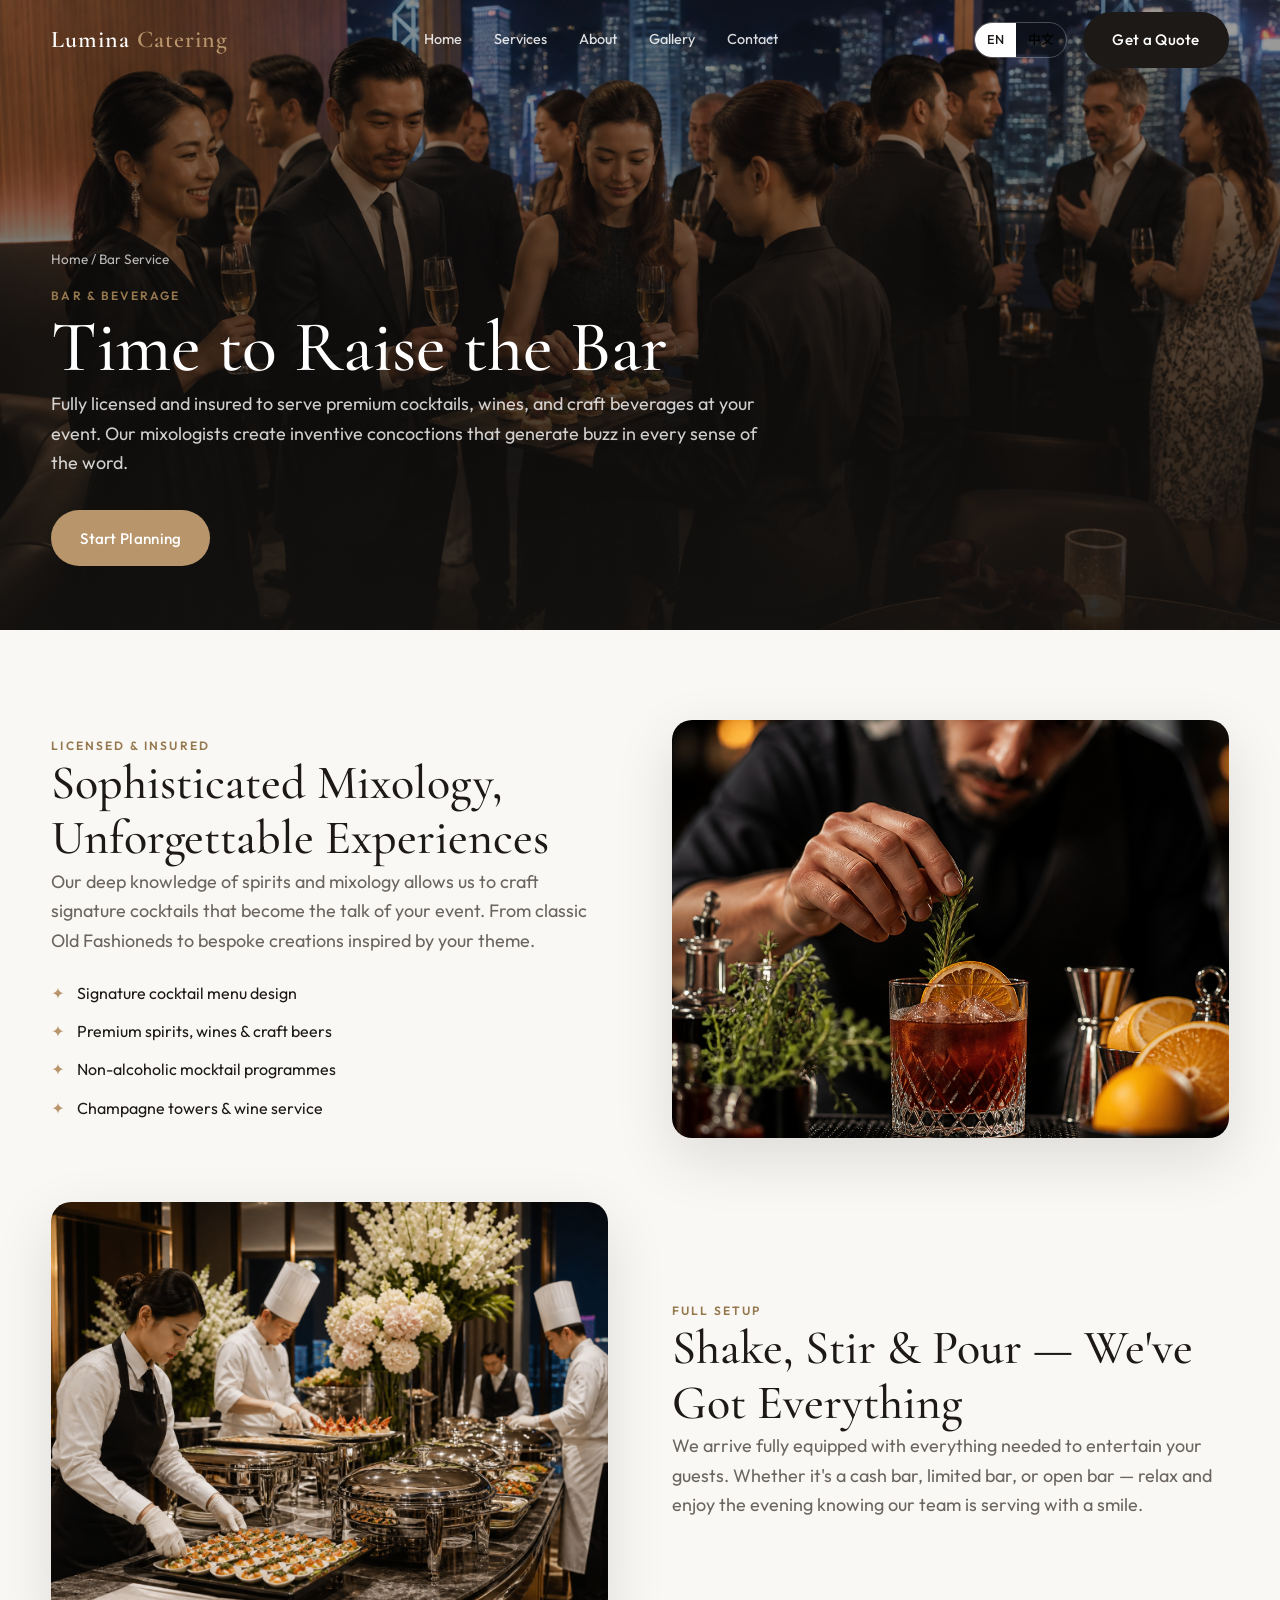
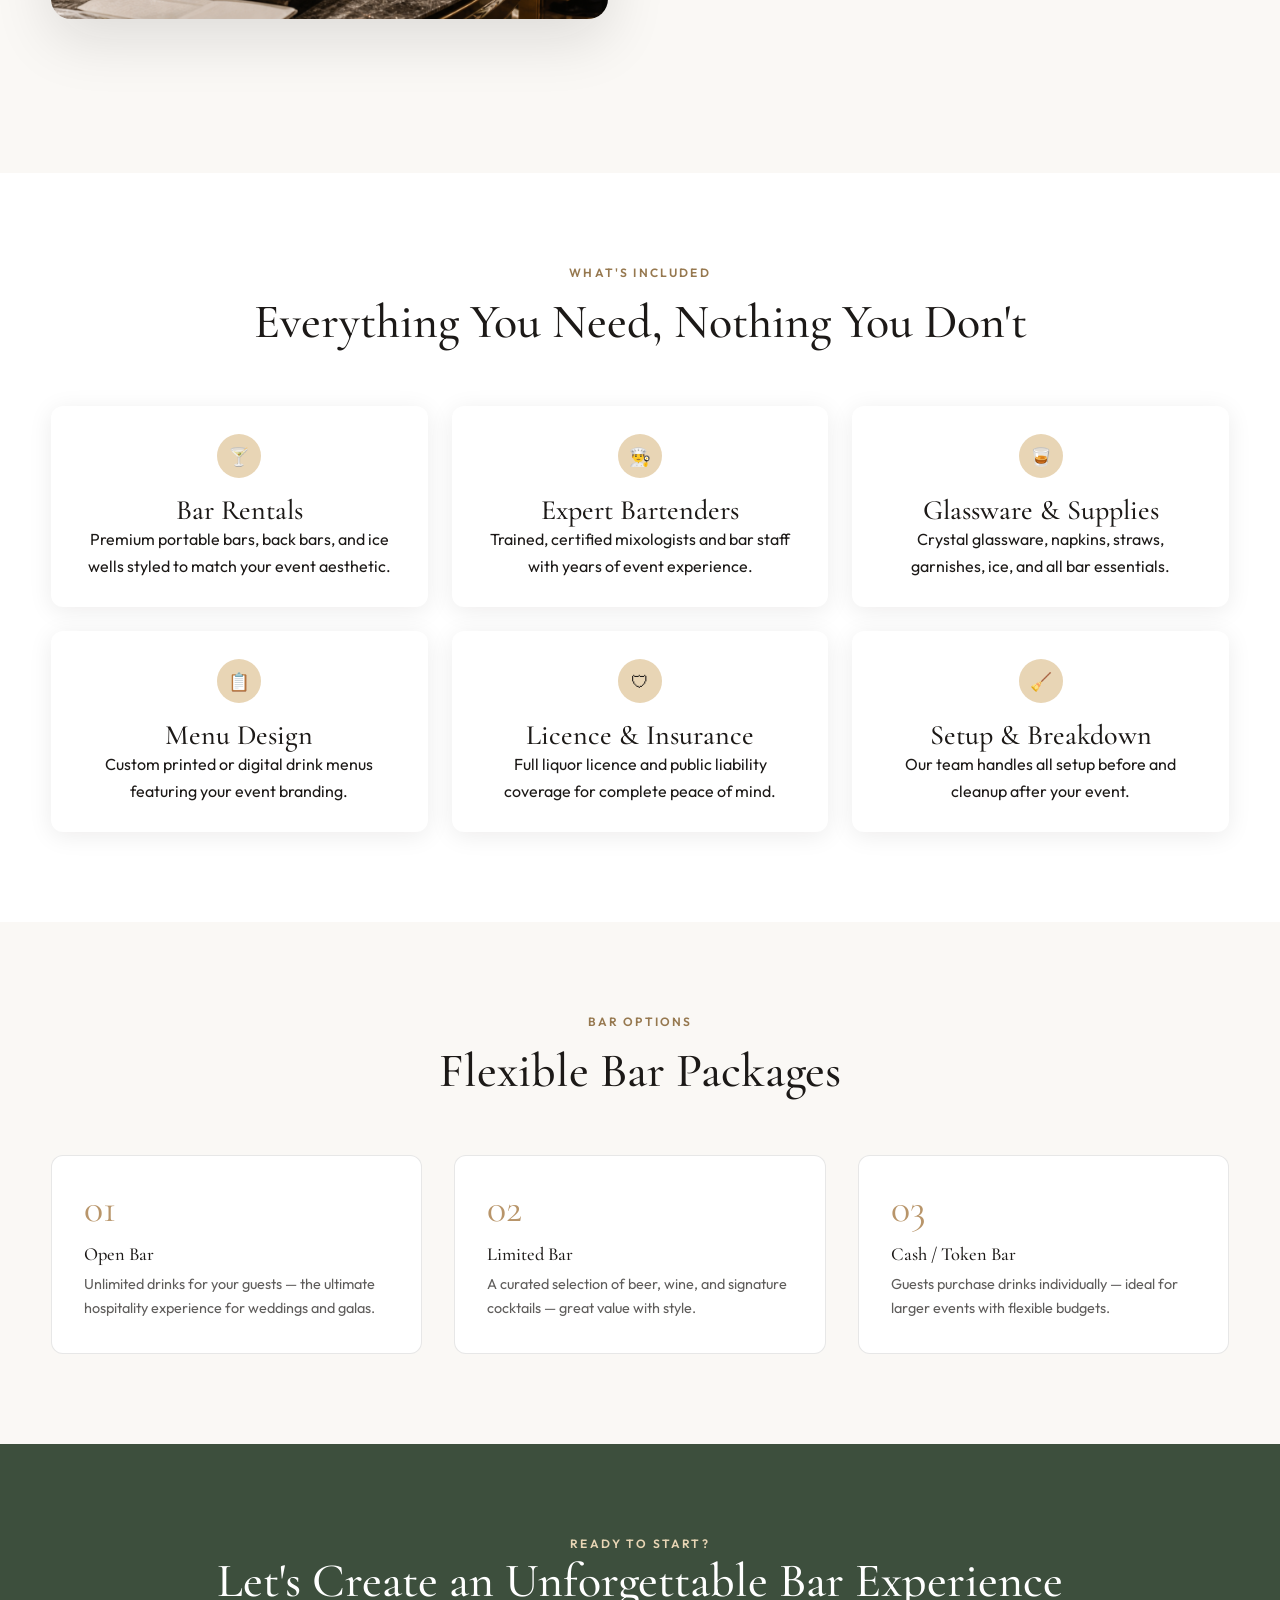
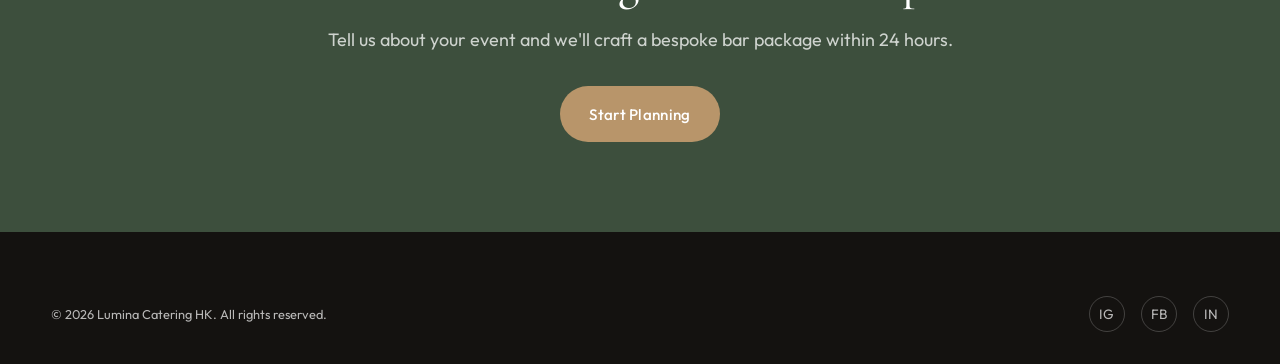
<file: services/bar-service.html>
<!DOCTYPE html>
<html lang="en">
<head>
  <meta charset="UTF-8">
  <meta name="viewport" content="width=device-width, initial-scale=1.0">
  <meta name="description" content="Professional bar and beverage catering service in Hong Kong. Licensed bartenders, signature cocktails, and full bar setups for your event.">
  <title>Bar & Beverage Service | Lumina Catering HK</title>
  <link rel="preconnect" href="https://fonts.googleapis.com">
  <link rel="preconnect" href="https://fonts.gstatic.com" crossorigin>
  <link href="https://fonts.googleapis.com/css2?family=Cormorant+Garamond:ital,wght@0,400;0,500;0,600;1,400&family=Noto+Sans+TC:wght@400;500;600&family=Noto+Serif+TC:wght@500;600&family=Outfit:wght@300;400;500;600&display=swap" rel="stylesheet">
  <link rel="stylesheet" href="../css/style.css">
</head>
<body>

  <header class="site-header on-dark">
    <div class="header-inner">
      <a href="../index.html" class="logo">Lumina <span>Catering</span></a>
      <nav class="nav-desktop">
        <a href="../index.html" data-i18n="nav.home">Home</a>
        <a href="../index.html#services" data-i18n="nav.services">Services</a>
        <a href="../index.html#about" data-i18n="nav.about">About</a>
        <a href="../index.html#gallery" data-i18n="nav.gallery">Gallery</a>
        <a href="../index.html#contact" data-i18n="nav.contact">Contact</a>
      </nav>
      <div class="header-actions">
        <div class="lang-toggle">
          <button data-lang="en" class="active">EN</button>
          <button data-lang="zh">中文</button>
        </div>
        <a href="../index.html#contact" class="btn btn-primary" data-i18n="nav.cta">Get a Quote</a>
        <button class="menu-toggle" aria-label="Menu">
          <span></span><span></span><span></span>
        </button>
      </div>
    </div>
  </header>

  <nav class="mobile-nav">
    <a href="../index.html" data-i18n="nav.home">Home</a>
    <a href="../index.html#services" data-i18n="nav.services">Services</a>
    <a href="../index.html#about" data-i18n="nav.about">About</a>
    <a href="../index.html#gallery" data-i18n="nav.gallery">Gallery</a>
    <a href="../index.html#contact" data-i18n="nav.contact">Contact</a>
  </nav>

  <!-- Page Hero -->
  <section class="page-hero">
    <div class="page-hero-bg">
      <img src="../assets/images/cocktail-reception.jpg" alt="Bar service catering Hong Kong">
    </div>
    <div class="container page-hero-content">
      <p class="breadcrumb"><a href="../index.html" data-i18n="nav.home">Home</a> / <span data-i18n="bar.breadcrumb">Bar Service</span></p>
      <p class="eyebrow" data-i18n="bar.eyebrow">Bar & Beverage</p>
      <h1 data-i18n="bar.title">Time to Raise the Bar</h1>
      <p class="lead" style="color: rgba(255,255,255,0.8); max-width: 60ch;" data-i18n="bar.lead">Fully licensed and insured to serve premium cocktails, wines, and craft beverages at your event. Our mixologists create inventive concoctions that generate buzz in every sense of the word.</p>
      <a href="../index.html#contact" class="btn btn-accent" style="margin-top: 2rem;" data-i18n="bar.cta">Start Planning</a>
    </div>
  </section>

  <!-- Content Block 1 -->
  <section class="section">
    <div class="container">
      <div class="content-block reveal">
        <div>
          <p class="eyebrow" data-i18n="bar.block1.eyebrow">Licensed & Insured</p>
          <h2 data-i18n="bar.block1.title">Sophisticated Mixology, Unforgettable Experiences</h2>
          <p class="lead" data-i18n="bar.block1.lead">Our deep knowledge of spirits and mixology allows us to craft signature cocktails that become the talk of your event. From classic Old Fashioneds to bespoke creations inspired by your theme.</p>
          <ul style="margin-top: 1.5rem; display: grid; gap: 0.75rem;">
            <li style="display:flex; gap:0.75rem; align-items:center;"><span style="color:var(--color-accent);">✦</span> <span data-i18n="bar.block1.li1">Signature cocktail menu design</span></li>
            <li style="display:flex; gap:0.75rem; align-items:center;"><span style="color:var(--color-accent);">✦</span> <span data-i18n="bar.block1.li2">Premium spirits, wines & craft beers</span></li>
            <li style="display:flex; gap:0.75rem; align-items:center;"><span style="color:var(--color-accent);">✦</span> <span data-i18n="bar.block1.li3">Non-alcoholic mocktail programmes</span></li>
            <li style="display:flex; gap:0.75rem; align-items:center;"><span style="color:var(--color-accent);">✦</span> <span data-i18n="bar.block1.li4">Champagne towers & wine service</span></li>
          </ul>
        </div>
        <div class="content-block-image">
          <img src="../assets/images/bar-service.jpg" alt="Mixologist crafting cocktails">
        </div>
      </div>

      <div class="content-block reverse reveal">
        <div>
          <p class="eyebrow" data-i18n="bar.block2.eyebrow">Full Setup</p>
          <h2 data-i18n="bar.block2.title">Shake, Stir & Pour — We've Got Everything</h2>
          <p class="lead" data-i18n="bar.block2.lead">We arrive fully equipped with everything needed to entertain your guests. Whether it's a cash bar, limited bar, or open bar — relax and enjoy the evening knowing our team is serving with a smile.</p>
        </div>
        <div class="content-block-image">
          <img src="../assets/images/full-service.jpg" alt="Full bar setup at event">
        </div>
      </div>
    </div>
  </section>

  <!-- Inclusions -->
  <section class="section" style="background: var(--color-surface);">
    <div class="container">
      <div class="section-header center reveal">
        <p class="eyebrow" data-i18n="bar.incl.eyebrow">What's Included</p>
        <h2 data-i18n="bar.incl.title">Everything You Need, Nothing You Don't</h2>
      </div>
      <div class="inclusions-grid">
        <div class="inclusion-card reveal">
          <div class="feature-icon">🍸</div>
          <h3 data-i18n="bar.incl.1.title">Bar Rentals</h3>
          <p data-i18n="bar.incl.1.desc">Premium portable bars, back bars, and ice wells styled to match your event aesthetic.</p>
        </div>
        <div class="inclusion-card reveal">
          <div class="feature-icon">👨‍🍳</div>
          <h3 data-i18n="bar.incl.2.title">Expert Bartenders</h3>
          <p data-i18n="bar.incl.2.desc">Trained, certified mixologists and bar staff with years of event experience.</p>
        </div>
        <div class="inclusion-card reveal">
          <div class="feature-icon">🥃</div>
          <h3 data-i18n="bar.incl.3.title">Glassware & Supplies</h3>
          <p data-i18n="bar.incl.3.desc">Crystal glassware, napkins, straws, garnishes, ice, and all bar essentials.</p>
        </div>
        <div class="inclusion-card reveal">
          <div class="feature-icon">📋</div>
          <h3 data-i18n="bar.incl.4.title">Menu Design</h3>
          <p data-i18n="bar.incl.4.desc">Custom printed or digital drink menus featuring your event branding.</p>
        </div>
        <div class="inclusion-card reveal">
          <div class="feature-icon">🛡</div>
          <h3 data-i18n="bar.incl.5.title">Licence & Insurance</h3>
          <p data-i18n="bar.incl.5.desc">Full liquor licence and public liability coverage for complete peace of mind.</p>
        </div>
        <div class="inclusion-card reveal">
          <div class="feature-icon">🧹</div>
          <h3 data-i18n="bar.incl.6.title">Setup & Breakdown</h3>
          <p data-i18n="bar.incl.6.desc">Our team handles all setup before and cleanup after your event.</p>
        </div>
      </div>
    </div>
  </section>

  <!-- Bar Types -->
  <section class="section">
    <div class="container">
      <div class="section-header center reveal">
        <p class="eyebrow" data-i18n="bar.types.eyebrow">Bar Options</p>
        <h2 data-i18n="bar.types.title">Flexible Bar Packages</h2>
      </div>
      <div class="why-grid" style="grid-template-columns: repeat(3, 1fr);">
        <div class="why-card reveal" style="background: var(--color-surface); color: var(--color-text); border-color: var(--color-border);">
          <div class="why-number">01</div>
          <h3 data-i18n="bar.types.1.title">Open Bar</h3>
          <p data-i18n="bar.types.1.desc">Unlimited drinks for your guests — the ultimate hospitality experience for weddings and galas.</p>
        </div>
        <div class="why-card reveal" style="background: var(--color-surface); color: var(--color-text); border-color: var(--color-border);">
          <div class="why-number">02</div>
          <h3 data-i18n="bar.types.2.title">Limited Bar</h3>
          <p data-i18n="bar.types.2.desc">A curated selection of beer, wine, and signature cocktails — great value with style.</p>
        </div>
        <div class="why-card reveal" style="background: var(--color-surface); color: var(--color-text); border-color: var(--color-border);">
          <div class="why-number">03</div>
          <h3 data-i18n="bar.types.3.title">Cash / Token Bar</h3>
          <p data-i18n="bar.types.3.desc">Guests purchase drinks individually — ideal for larger events with flexible budgets.</p>
        </div>
      </div>
    </div>
  </section>

  <!-- CTA -->
  <section class="section contact-section">
    <div class="container" style="text-align: center;">
      <div class="reveal">
        <p class="eyebrow" style="color: var(--color-accent-light);" data-i18n="bar.cta2.eyebrow">Ready to Start?</p>
        <h2 data-i18n="bar.cta2.title">Let's Create an Unforgettable Bar Experience</h2>
        <p class="lead" style="color: rgba(255,255,255,0.75); margin: 1rem auto 2rem;" data-i18n="bar.cta2.lead">Tell us about your event and we'll craft a bespoke bar package within 24 hours.</p>
        <a href="../index.html#contact" class="btn btn-accent" data-i18n="bar.cta">Start Planning</a>
      </div>
    </div>
  </section>

  <footer class="site-footer">
    <div class="container">
      <div class="footer-bottom" style="border: none; padding: 0;">
        <span data-i18n="footer.copyright">© 2026 Lumina Catering HK. All rights reserved.</span>
        <div class="social-links">
          <a href="#" aria-label="Instagram">IG</a>
          <a href="#" aria-label="Facebook">FB</a>
          <a href="#" aria-label="LinkedIn">IN</a>
        </div>
      </div>
    </div>
  </footer>

  <script src="../js/main.js"></script>
  <script src="../js/bar-service.js"></script>
</body>
</html>
</file>
<file: css/style.css>
/* Lumina Catering HK — Design System */
:root {
  --color-bg: #faf8f5;
  --color-bg-dark: #141210;
  --color-surface: #ffffff;
  --color-text: #1c1917;
  --color-text-muted: #6b6560;
  --color-accent: #b8956a;
  --color-accent-dark: #96784f;
  --color-accent-light: #e8d5b5;
  --color-sage: #3d4f3d;
  --color-border: rgba(28, 25, 23, 0.1);
  --font-display: "Cormorant Garamond", "Noto Serif TC", Georgia, serif;
  --font-body: "Outfit", "Noto Sans TC", system-ui, sans-serif;
  --radius: 12px;
  --radius-lg: 20px;
  --shadow: 0 4px 24px rgba(20, 18, 16, 0.08);
  --shadow-lg: 0 20px 60px rgba(20, 18, 16, 0.12);
  --transition: 0.35s cubic-bezier(0.4, 0, 0.2, 1);
  --header-h: 80px;
}

*,
*::before,
*::after {
  box-sizing: border-box;
  margin: 0;
  padding: 0;
}

html {
  scroll-behavior: smooth;
  scroll-padding-top: var(--header-h);
}

body {
  font-family: var(--font-body);
  font-size: 1rem;
  line-height: 1.65;
  color: var(--color-text);
  background: var(--color-bg);
  -webkit-font-smoothing: antialiased;
}

img {
  max-width: 100%;
  height: auto;
  display: block;
}

a {
  color: inherit;
  text-decoration: none;
}

ul {
  list-style: none;
}

button,
input,
select,
textarea {
  font: inherit;
  border: none;
  background: none;
}

.container {
  width: min(1200px, 92vw);
  margin-inline: auto;
}

/* Typography */
.eyebrow {
  font-size: 0.75rem;
  font-weight: 600;
  letter-spacing: 0.18em;
  text-transform: uppercase;
  color: var(--color-accent-dark);
}

h1,
h2,
h3,
.display {
  font-family: var(--font-display);
  font-weight: 500;
  line-height: 1.15;
}

h1,
.display-xl {
  font-size: clamp(2.75rem, 6vw, 4.5rem);
}

h2 {
  font-size: clamp(2rem, 4vw, 3rem);
}

h3 {
  font-size: clamp(1.35rem, 2.5vw, 1.75rem);
}

.lead {
  font-size: 1.125rem;
  color: var(--color-text-muted);
  max-width: 56ch;
}

/* Buttons */
.btn {
  display: inline-flex;
  align-items: center;
  justify-content: center;
  gap: 0.5rem;
  padding: 0.9rem 1.75rem;
  border-radius: 999px;
  font-weight: 500;
  font-size: 0.95rem;
  letter-spacing: 0.02em;
  cursor: pointer;
  transition: var(--transition);
  border: 1.5px solid transparent;
}

.btn-primary {
  background: var(--color-text);
  color: #fff;
}

.btn-primary:hover {
  background: var(--color-accent-dark);
  transform: translateY(-2px);
  box-shadow: var(--shadow);
}

.btn-outline {
  border-color: currentColor;
  color: inherit;
}

.btn-outline:hover {
  background: rgba(255, 255, 255, 0.12);
}

.btn-accent {
  background: var(--color-accent);
  color: #fff;
}

.btn-accent:hover {
  background: var(--color-accent-dark);
  transform: translateY(-2px);
}

/* Header */
.site-header {
  position: fixed;
  top: 0;
  left: 0;
  right: 0;
  z-index: 1000;
  height: var(--header-h);
  display: flex;
  align-items: center;
  transition: var(--transition);
}

.site-header.scrolled {
  background: rgba(250, 248, 245, 0.92);
  backdrop-filter: blur(16px);
  box-shadow: 0 1px 0 var(--color-border);
}

.site-header.on-dark {
  color: #fff;
}

.site-header.on-dark.scrolled {
  color: var(--color-text);
}

.header-inner {
  display: flex;
  align-items: center;
  justify-content: space-between;
  width: min(1200px, 92vw);
  margin-inline: auto;
}

.logo {
  font-family: var(--font-display);
  font-size: 1.5rem;
  font-weight: 600;
  letter-spacing: 0.04em;
}

.logo span {
  color: var(--color-accent);
}

.nav-desktop {
  display: flex;
  align-items: center;
  gap: 2rem;
}

.nav-desktop a {
  font-size: 0.9rem;
  font-weight: 450;
  opacity: 0.85;
  transition: opacity var(--transition);
}

.nav-desktop a:hover {
  opacity: 1;
}

.header-actions {
  display: flex;
  align-items: center;
  gap: 1rem;
}

.lang-toggle {
  display: flex;
  border: 1px solid var(--color-border);
  border-radius: 999px;
  overflow: hidden;
  font-size: 0.8rem;
  font-weight: 500;
}

.site-header.on-dark:not(.scrolled) .lang-toggle {
  border-color: rgba(255, 255, 255, 0.25);
}

.lang-toggle button {
  padding: 0.4rem 0.75rem;
  cursor: pointer;
  transition: var(--transition);
}

.lang-toggle button.active {
  background: var(--color-text);
  color: #fff;
}

.site-header.on-dark:not(.scrolled) .lang-toggle button.active {
  background: #fff;
  color: var(--color-text);
}

.menu-toggle {
  display: none;
  flex-direction: column;
  gap: 5px;
  cursor: pointer;
  padding: 4px;
}

.menu-toggle span {
  width: 24px;
  height: 2px;
  background: currentColor;
  transition: var(--transition);
}

/* Mobile Nav */
.mobile-nav {
  position: fixed;
  inset: 0;
  z-index: 999;
  background: var(--color-bg-dark);
  color: #fff;
  display: flex;
  flex-direction: column;
  align-items: center;
  justify-content: center;
  gap: 2rem;
  opacity: 0;
  visibility: hidden;
  transition: var(--transition);
}

.mobile-nav.open {
  opacity: 1;
  visibility: visible;
}

.mobile-nav a {
  font-family: var(--font-display);
  font-size: 2rem;
}

/* Hero */
.hero {
  position: relative;
  min-height: 100vh;
  display: flex;
  align-items: flex-end;
  padding-bottom: clamp(3rem, 8vh, 6rem);
  color: #fff;
  overflow: hidden;
}

.hero-bg {
  position: absolute;
  inset: 0;
  z-index: 0;
}

.hero-bg img {
  width: 100%;
  height: 100%;
  object-fit: cover;
}

.hero-bg::after {
  content: "";
  position: absolute;
  inset: 0;
  background: linear-gradient(
    to top,
    rgba(20, 18, 16, 0.85) 0%,
    rgba(20, 18, 16, 0.4) 45%,
    rgba(20, 18, 16, 0.25) 100%
  );
}

.hero-content {
  position: relative;
  z-index: 1;
  width: min(1200px, 92vw);
  margin-inline: auto;
}

.hero-content .eyebrow {
  color: var(--color-accent-light);
  margin-bottom: 1rem;
}

.hero-content h1 {
  max-width: 14ch;
  margin-bottom: 1.25rem;
}

.hero-content .lead {
  color: rgba(255, 255, 255, 0.8);
  margin-bottom: 2rem;
}

.hero-cta {
  display: flex;
  flex-wrap: wrap;
  gap: 1rem;
}

.hero-stats {
  display: flex;
  flex-wrap: wrap;
  gap: 2.5rem;
  margin-top: 3.5rem;
  padding-top: 2rem;
  border-top: 1px solid rgba(255, 255, 255, 0.15);
}

.stat strong {
  display: block;
  font-family: var(--font-display);
  font-size: 2rem;
  font-weight: 600;
  line-height: 1;
}

.stat span {
  font-size: 0.85rem;
  opacity: 0.7;
}

/* Trust Bar */
.trust-bar {
  background: var(--color-surface);
  border-bottom: 1px solid var(--color-border);
  padding: 1.25rem 0;
}

.trust-bar-inner {
  display: flex;
  flex-wrap: wrap;
  align-items: center;
  justify-content: center;
  gap: 2rem 3rem;
  font-size: 0.85rem;
  color: var(--color-text-muted);
}

.trust-bar-inner strong {
  color: var(--color-text);
}

/* Section */
.section {
  padding: clamp(4rem, 10vh, 7rem) 0;
}

.section-header {
  margin-bottom: 3.5rem;
}

.section-header.center {
  text-align: center;
}

.section-header.center .lead {
  margin-inline: auto;
}

.section-header .eyebrow {
  margin-bottom: 0.75rem;
}

.section-header h2 {
  margin-bottom: 1rem;
}

/* About */
.about-grid {
  display: grid;
  grid-template-columns: 1fr 1fr;
  gap: 4rem;
  align-items: center;
}

.about-image {
  border-radius: var(--radius-lg);
  overflow: hidden;
  box-shadow: var(--shadow-lg);
}

.about-image img {
  width: 100%;
  aspect-ratio: 4/5;
  object-fit: cover;
}

.about-features {
  display: grid;
  gap: 1.5rem;
  margin-top: 2rem;
}

.about-feature {
  display: flex;
  gap: 1rem;
  align-items: flex-start;
}

.feature-icon {
  flex-shrink: 0;
  width: 44px;
  height: 44px;
  border-radius: 50%;
  background: var(--color-accent-light);
  display: flex;
  align-items: center;
  justify-content: center;
  font-size: 1.1rem;
}

/* Services */
.services-grid {
  display: grid;
  grid-template-columns: repeat(3, 1fr);
  gap: 1.5rem;
}

.service-card {
  position: relative;
  border-radius: var(--radius-lg);
  overflow: hidden;
  background: var(--color-surface);
  box-shadow: var(--shadow);
  transition: var(--transition);
  group: service;
}

.service-card:hover {
  transform: translateY(-6px);
  box-shadow: var(--shadow-lg);
}

.service-card.featured {
  grid-column: span 2;
  grid-row: span 1;
}

.service-card-image {
  position: relative;
  overflow: hidden;
}

.service-card-image img {
  width: 100%;
  aspect-ratio: 16/10;
  object-fit: cover;
  transition: transform 0.6s ease;
}

.service-card:hover .service-card-image img {
  transform: scale(1.05);
}

.service-card-body {
  padding: 1.75rem;
}

.service-card-body h3 {
  margin-bottom: 0.5rem;
}

.service-card-body p {
  font-size: 0.9rem;
  color: var(--color-text-muted);
  margin-bottom: 1rem;
}

.service-link {
  font-size: 0.85rem;
  font-weight: 500;
  color: var(--color-accent-dark);
  display: inline-flex;
  align-items: center;
  gap: 0.35rem;
}

.service-link::after {
  content: "→";
  transition: transform var(--transition);
}

.service-card:hover .service-link::after {
  transform: translateX(4px);
}

/* Why Us */
.why-section {
  background: var(--color-bg-dark);
  color: #fff;
}

.why-grid {
  display: grid;
  grid-template-columns: repeat(4, 1fr);
  gap: 2rem;
}

.why-card {
  padding: 2rem;
  border: 1px solid rgba(255, 255, 255, 0.1);
  border-radius: var(--radius);
  transition: var(--transition);
}

.why-card:hover {
  border-color: var(--color-accent);
  background: rgba(184, 149, 106, 0.08);
}

.why-number {
  font-family: var(--font-display);
  font-size: 2.5rem;
  color: var(--color-accent);
  line-height: 1;
  margin-bottom: 1rem;
}

.why-card h3 {
  font-size: 1.15rem;
  margin-bottom: 0.5rem;
}

.why-card p {
  font-size: 0.9rem;
  opacity: 0.7;
}

/* Process */
.process-steps {
  display: grid;
  grid-template-columns: repeat(4, 1fr);
  gap: 0;
  position: relative;
}

.process-steps::before {
  content: "";
  position: absolute;
  top: 28px;
  left: 12.5%;
  right: 12.5%;
  height: 2px;
  background: var(--color-border);
}

.process-step {
  text-align: center;
  padding: 0 1rem;
  position: relative;
}

.step-num {
  width: 56px;
  height: 56px;
  border-radius: 50%;
  background: var(--color-surface);
  border: 2px solid var(--color-accent);
  display: flex;
  align-items: center;
  justify-content: center;
  font-family: var(--font-display);
  font-size: 1.25rem;
  font-weight: 600;
  color: var(--color-accent-dark);
  margin: 0 auto 1.25rem;
  position: relative;
  z-index: 1;
}

.process-step h3 {
  font-size: 1.1rem;
  margin-bottom: 0.5rem;
}

.process-step p {
  font-size: 0.85rem;
  color: var(--color-text-muted);
}

/* Gallery */
.gallery-grid {
  display: grid;
  grid-template-columns: repeat(4, 1fr);
  grid-template-rows: repeat(2, 220px);
  gap: 1rem;
}

.gallery-item {
  border-radius: var(--radius);
  overflow: hidden;
  position: relative;
}

.gallery-item img {
  width: 100%;
  height: 100%;
  object-fit: cover;
  transition: transform 0.5s ease;
}

.gallery-item:hover img {
  transform: scale(1.06);
}

.gallery-item:nth-child(1) {
  grid-column: span 2;
  grid-row: span 2;
}

.gallery-item:nth-child(4) {
  grid-column: span 2;
}

/* Testimonials */
.testimonials-grid {
  display: grid;
  grid-template-columns: repeat(3, 1fr);
  gap: 1.5rem;
}

.testimonial-card {
  background: var(--color-surface);
  border-radius: var(--radius-lg);
  padding: 2rem;
  box-shadow: var(--shadow);
}

.testimonial-stars {
  color: var(--color-accent);
  margin-bottom: 1rem;
  letter-spacing: 2px;
}

.testimonial-card blockquote {
  font-family: var(--font-display);
  font-size: 1.2rem;
  line-height: 1.5;
  margin-bottom: 1.5rem;
}

.testimonial-author strong {
  display: block;
  font-size: 0.9rem;
}

.testimonial-author span {
  font-size: 0.8rem;
  color: var(--color-text-muted);
}

/* FAQ */
.faq-list {
  max-width: 720px;
  margin-inline: auto;
}

.faq-item {
  border-bottom: 1px solid var(--color-border);
}

.faq-question {
  width: 100%;
  display: flex;
  justify-content: space-between;
  align-items: center;
  padding: 1.25rem 0;
  cursor: pointer;
  text-align: left;
  font-weight: 500;
  font-size: 1.05rem;
}

.faq-question::after {
  content: "+";
  font-size: 1.5rem;
  font-weight: 300;
  color: var(--color-accent);
  transition: transform var(--transition);
}

.faq-item.open .faq-question::after {
  transform: rotate(45deg);
}

.faq-answer {
  max-height: 0;
  overflow: hidden;
  transition: max-height 0.4s ease;
}

.faq-answer p {
  padding-bottom: 1.25rem;
  color: var(--color-text-muted);
  font-size: 0.95rem;
}

.faq-item.open .faq-answer {
  max-height: 200px;
}

/* Contact */
.contact-section {
  background: var(--color-sage);
  color: #fff;
}

.contact-grid {
  display: grid;
  grid-template-columns: 1fr 1.2fr;
  gap: 4rem;
  align-items: start;
}

.contact-info h2 {
  margin-bottom: 1rem;
}

.contact-info .lead {
  color: rgba(255, 255, 255, 0.75);
  margin-bottom: 2rem;
}

.contact-details {
  display: grid;
  gap: 1.25rem;
}

.contact-detail strong {
  display: block;
  font-size: 0.75rem;
  letter-spacing: 0.1em;
  text-transform: uppercase;
  opacity: 0.6;
  margin-bottom: 0.25rem;
}

.contact-detail a:hover {
  color: var(--color-accent-light);
}

.whatsapp-btn {
  display: inline-flex;
  align-items: center;
  gap: 0.5rem;
  margin-top: 1.5rem;
  padding: 0.75rem 1.25rem;
  background: #25d366;
  color: #fff;
  border-radius: 999px;
  font-weight: 500;
  font-size: 0.9rem;
  transition: var(--transition);
}

.whatsapp-btn:hover {
  background: #1da851;
  transform: translateY(-2px);
}

/* Form */
.inquiry-form {
  background: var(--color-surface);
  border-radius: var(--radius-lg);
  padding: 2.5rem;
  color: var(--color-text);
  box-shadow: var(--shadow-lg);
}

.form-row {
  display: grid;
  grid-template-columns: 1fr 1fr;
  gap: 1rem;
}

.form-group {
  margin-bottom: 1.25rem;
}

.form-group label {
  display: block;
  font-size: 0.8rem;
  font-weight: 500;
  margin-bottom: 0.4rem;
  color: var(--color-text-muted);
}

.form-group input,
.form-group select,
.form-group textarea {
  width: 100%;
  padding: 0.75rem 1rem;
  border: 1px solid var(--color-border);
  border-radius: 8px;
  background: var(--color-bg);
  transition: border-color var(--transition);
}

.form-group input:focus,
.form-group select:focus,
.form-group textarea:focus {
  outline: none;
  border-color: var(--color-accent);
}

.form-group textarea {
  min-height: 120px;
  resize: vertical;
}

.form-submit {
  width: 100%;
  margin-top: 0.5rem;
}

/* Footer */
.site-footer {
  background: var(--color-bg-dark);
  color: rgba(255, 255, 255, 0.7);
  padding: 4rem 0 2rem;
}

.footer-grid {
  display: grid;
  grid-template-columns: 2fr 1fr 1fr 1fr;
  gap: 3rem;
  margin-bottom: 3rem;
}

.footer-brand .logo {
  color: #fff;
  margin-bottom: 1rem;
  display: inline-block;
}

.footer-brand p {
  font-size: 0.9rem;
  max-width: 32ch;
}

.footer-col h4 {
  color: #fff;
  font-family: var(--font-body);
  font-size: 0.8rem;
  font-weight: 600;
  letter-spacing: 0.1em;
  text-transform: uppercase;
  margin-bottom: 1.25rem;
}

.footer-col a {
  display: block;
  font-size: 0.9rem;
  margin-bottom: 0.6rem;
  transition: color var(--transition);
}

.footer-col a:hover {
  color: var(--color-accent-light);
}

.footer-bottom {
  display: flex;
  flex-wrap: wrap;
  justify-content: space-between;
  align-items: center;
  gap: 1rem;
  padding-top: 2rem;
  border-top: 1px solid rgba(255, 255, 255, 0.1);
  font-size: 0.8rem;
}

.social-links {
  display: flex;
  gap: 1rem;
}

.social-links a {
  width: 36px;
  height: 36px;
  border-radius: 50%;
  border: 1px solid rgba(255, 255, 255, 0.2);
  display: flex;
  align-items: center;
  justify-content: center;
  font-size: 0.85rem;
  transition: var(--transition);
}

.social-links a:hover {
  background: var(--color-accent);
  border-color: var(--color-accent);
  color: #fff;
}

/* Service Page */
.page-hero {
  position: relative;
  min-height: 70vh;
  display: flex;
  align-items: flex-end;
  padding: calc(var(--header-h) + 3rem) 0 4rem;
  color: #fff;
}

.page-hero-bg {
  position: absolute;
  inset: 0;
}

.page-hero-bg img {
  width: 100%;
  height: 100%;
  object-fit: cover;
}

.page-hero-bg::after {
  content: "";
  position: absolute;
  inset: 0;
  background: linear-gradient(to top, rgba(20, 18, 16, 0.9), rgba(20, 18, 16, 0.35));
}

.page-hero-content {
  position: relative;
  z-index: 1;
}

.breadcrumb {
  font-size: 0.85rem;
  opacity: 0.7;
  margin-bottom: 1rem;
}

.breadcrumb a:hover {
  opacity: 1;
}

.content-block {
  display: grid;
  grid-template-columns: 1fr 1fr;
  gap: 4rem;
  align-items: center;
  margin-bottom: 4rem;
}

.content-block.reverse {
  direction: rtl;
}

.content-block.reverse > * {
  direction: ltr;
}

.content-block-image {
  border-radius: var(--radius-lg);
  overflow: hidden;
  box-shadow: var(--shadow-lg);
}

.content-block-image img {
  width: 100%;
  aspect-ratio: 4/3;
  object-fit: cover;
}

.inclusions-grid {
  display: grid;
  grid-template-columns: repeat(3, 1fr);
  gap: 1.5rem;
}

.inclusion-card {
  background: var(--color-surface);
  border-radius: var(--radius);
  padding: 1.75rem;
  box-shadow: var(--shadow);
  text-align: center;
}

.inclusion-card .feature-icon {
  margin: 0 auto 1rem;
}

/* Animations */
.reveal {
  opacity: 0;
  transform: translateY(30px);
  transition: opacity 0.7s ease, transform 0.7s ease;
}

.reveal.visible {
  opacity: 1;
  transform: translateY(0);
}

/* Menu Page */
.menu-tabs {
  display: flex;
  flex-wrap: wrap;
  justify-content: center;
  gap: 0.75rem;
  margin-bottom: 3rem;
}

.menu-tab {
  padding: 0.6rem 1.4rem;
  border-radius: 999px;
  border: 1.5px solid var(--color-border);
  font-size: 0.9rem;
  font-weight: 500;
  cursor: pointer;
  transition: var(--transition);
  background: var(--color-surface);
}

.menu-tab:hover,
.menu-tab.active {
  background: var(--color-text);
  color: #fff;
  border-color: var(--color-text);
}

.menu-grid {
  display: grid;
  grid-template-columns: repeat(3, 1fr);
  gap: 1.5rem;
}

.menu-item {
  background: var(--color-surface);
  border-radius: var(--radius-lg);
  overflow: hidden;
  box-shadow: var(--shadow);
  transition: var(--transition);
}

.menu-item:hover {
  transform: translateY(-4px);
  box-shadow: var(--shadow-lg);
}

.menu-item-image img {
  width: 100%;
  aspect-ratio: 4/3;
  object-fit: cover;
}

.menu-item-body {
  padding: 1.5rem;
}

.menu-item-body h3 {
  font-size: 1.15rem;
  margin-bottom: 0.35rem;
}

.menu-item-tag {
  display: inline-block;
  font-size: 0.7rem;
  font-weight: 600;
  letter-spacing: 0.08em;
  text-transform: uppercase;
  color: var(--color-accent-dark);
  margin-bottom: 0.5rem;
}

.menu-item-body p {
  font-size: 0.88rem;
  color: var(--color-text-muted);
}

.menu-category {
  display: none;
}

.menu-category.active {
  display: grid;
}

/* Team */
.team-grid {
  display: grid;
  grid-template-columns: repeat(4, 1fr);
  gap: 1.5rem;
}

.team-card {
  background: var(--color-surface);
  border-radius: var(--radius-lg);
  overflow: hidden;
  box-shadow: var(--shadow);
  text-align: center;
  transition: var(--transition);
}

.team-card:hover {
  transform: translateY(-4px);
  box-shadow: var(--shadow-lg);
}

.team-card-image img {
  width: 100%;
  aspect-ratio: 3/4;
  object-fit: cover;
}

.team-card-body {
  padding: 1.5rem;
}

.team-card-body h3 {
  font-size: 1.15rem;
  margin-bottom: 0.25rem;
}

.team-role {
  font-size: 0.8rem;
  color: var(--color-accent-dark);
  font-weight: 500;
  margin-bottom: 0.75rem;
}

.team-card-body p {
  font-size: 0.85rem;
  color: var(--color-text-muted);
}

.values-grid {
  display: grid;
  grid-template-columns: repeat(3, 1fr);
  gap: 2rem;
  margin-top: 3rem;
}

.value-card {
  text-align: center;
  padding: 2rem 1.5rem;
}

.value-card .why-number {
  margin-bottom: 0.75rem;
}

/* Blog */
.blog-grid {
  display: grid;
  grid-template-columns: repeat(3, 1fr);
  gap: 1.5rem;
}

.blog-card {
  background: var(--color-surface);
  border-radius: var(--radius-lg);
  overflow: hidden;
  box-shadow: var(--shadow);
  transition: var(--transition);
}

.blog-card:hover {
  transform: translateY(-4px);
  box-shadow: var(--shadow-lg);
}

.blog-card-image {
  position: relative;
  overflow: hidden;
}

.blog-card-image img {
  width: 100%;
  aspect-ratio: 16/10;
  object-fit: cover;
  transition: transform 0.5s ease;
}

.blog-card:hover .blog-card-image img {
  transform: scale(1.05);
}

.blog-card-tag {
  position: absolute;
  top: 1rem;
  left: 1rem;
  background: var(--color-accent);
  color: #fff;
  font-size: 0.7rem;
  font-weight: 600;
  letter-spacing: 0.06em;
  text-transform: uppercase;
  padding: 0.35rem 0.75rem;
  border-radius: 999px;
}

.blog-card-body {
  padding: 1.5rem;
}

.blog-card-date {
  font-size: 0.8rem;
  color: var(--color-text-muted);
  margin-bottom: 0.5rem;
}

.blog-card-body h3 {
  font-size: 1.2rem;
  margin-bottom: 0.5rem;
  line-height: 1.35;
}

.blog-card-body p {
  font-size: 0.88rem;
  color: var(--color-text-muted);
  margin-bottom: 1rem;
}

.blog-read-more {
  font-size: 0.85rem;
  font-weight: 500;
  color: var(--color-accent-dark);
}

.blog-read-more::after {
  content: " →";
}

.food-showcase {
  display: grid;
  grid-template-columns: repeat(4, 1fr);
  gap: 1rem;
}

.food-showcase-item {
  border-radius: var(--radius);
  overflow: hidden;
}

.food-showcase-item img {
  width: 100%;
  aspect-ratio: 1;
  object-fit: cover;
  transition: transform 0.4s ease;
}

.food-showcase-item:hover img {
  transform: scale(1.06);
}

.food-showcase-item:nth-child(1) {
  grid-column: span 2;
  grid-row: span 2;
}

.food-showcase-item:nth-child(1) img {
  aspect-ratio: auto;
  height: 100%;
}

/* Responsive */
@media (max-width: 1024px) {
  .services-grid {
    grid-template-columns: repeat(2, 1fr);
  }

  .service-card.featured {
    grid-column: span 2;
  }

  .why-grid {
    grid-template-columns: repeat(2, 1fr);
  }

  .process-steps {
    grid-template-columns: repeat(2, 1fr);
    gap: 2rem;
  }

  .process-steps::before {
    display: none;
  }

  .gallery-grid {
    grid-template-columns: repeat(2, 1fr);
    grid-template-rows: auto;
  }

  .gallery-item:nth-child(1),
  .gallery-item:nth-child(4) {
    grid-column: span 2;
    grid-row: span 1;
  }

  .gallery-item {
    height: 200px;
  }

  .footer-grid {
    grid-template-columns: 1fr 1fr;
  }
}

@media (max-width: 768px) {
  .nav-desktop {
    display: none;
  }

  .menu-toggle {
    display: flex;
  }

  .header-actions .btn {
    display: none;
  }

  .about-grid,
  .contact-grid,
  .content-block {
    grid-template-columns: 1fr;
    gap: 2rem;
  }

  .services-grid {
    grid-template-columns: 1fr;
  }

  .service-card.featured {
    grid-column: span 1;
  }

  .why-grid,
  .testimonials-grid,
  .inclusions-grid {
    grid-template-columns: 1fr;
  }

  .process-steps {
    grid-template-columns: 1fr;
  }

  .form-row {
    grid-template-columns: 1fr;
  }

  .footer-grid {
    grid-template-columns: 1fr;
  }

  .hero-stats {
    gap: 1.5rem;
  }

  .menu-grid,
  .team-grid,
  .blog-grid,
  .values-grid {
    grid-template-columns: 1fr;
  }

  .food-showcase {
    grid-template-columns: repeat(2, 1fr);
  }

  .food-showcase-item:nth-child(1) {
    grid-column: span 2;
    grid-row: span 1;
  }
}
</file>
